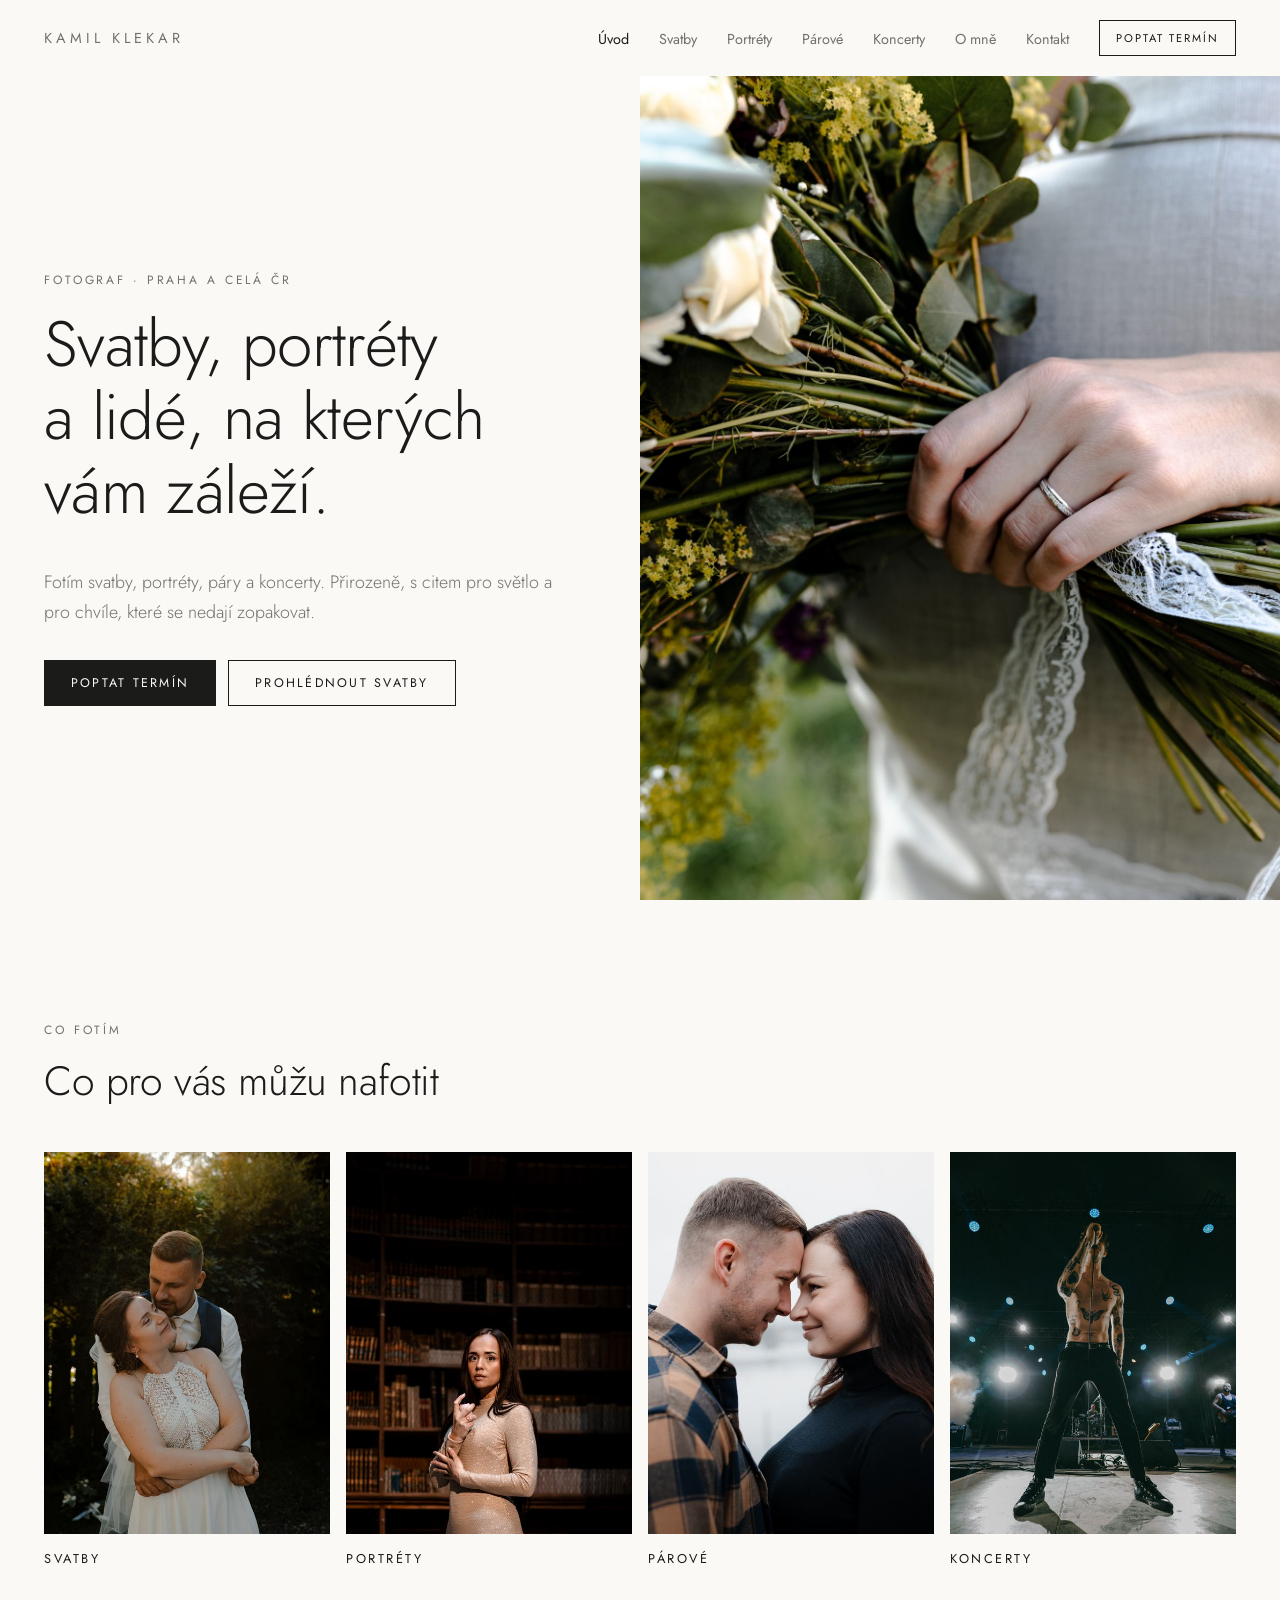
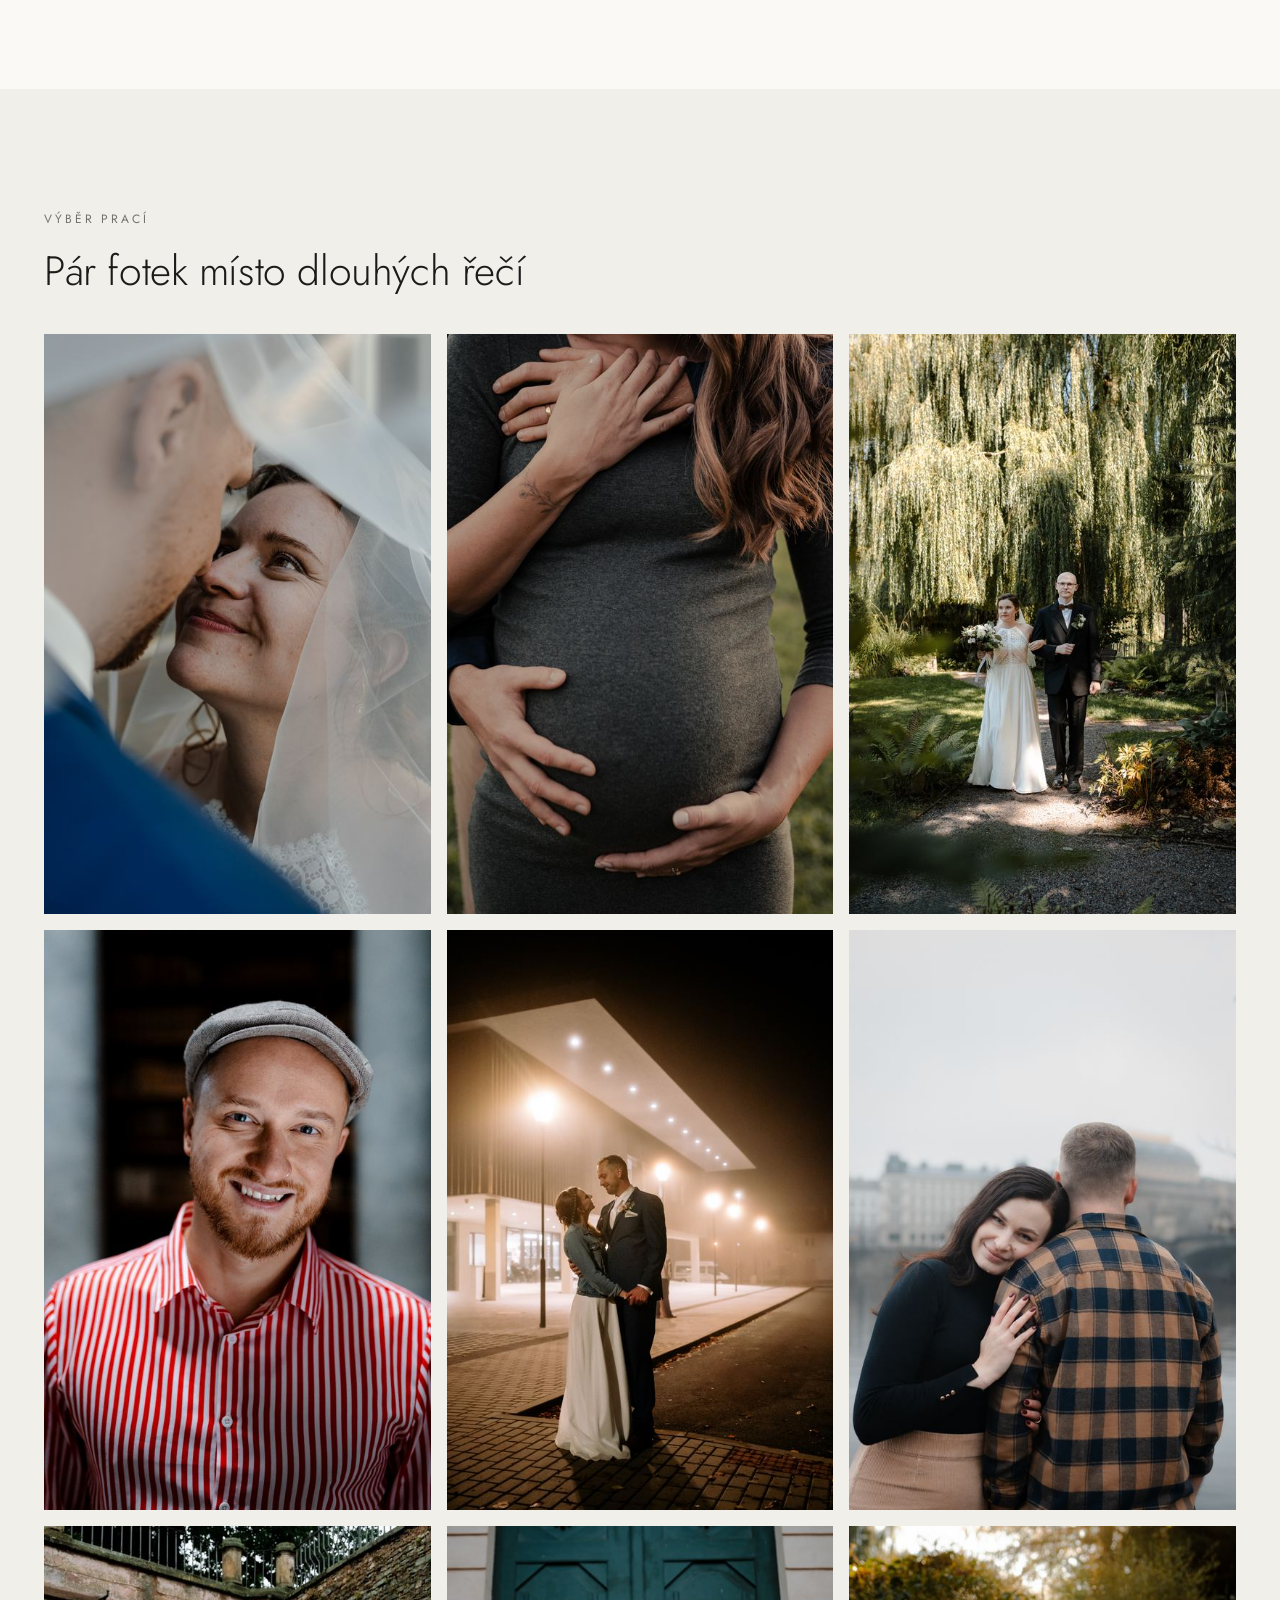
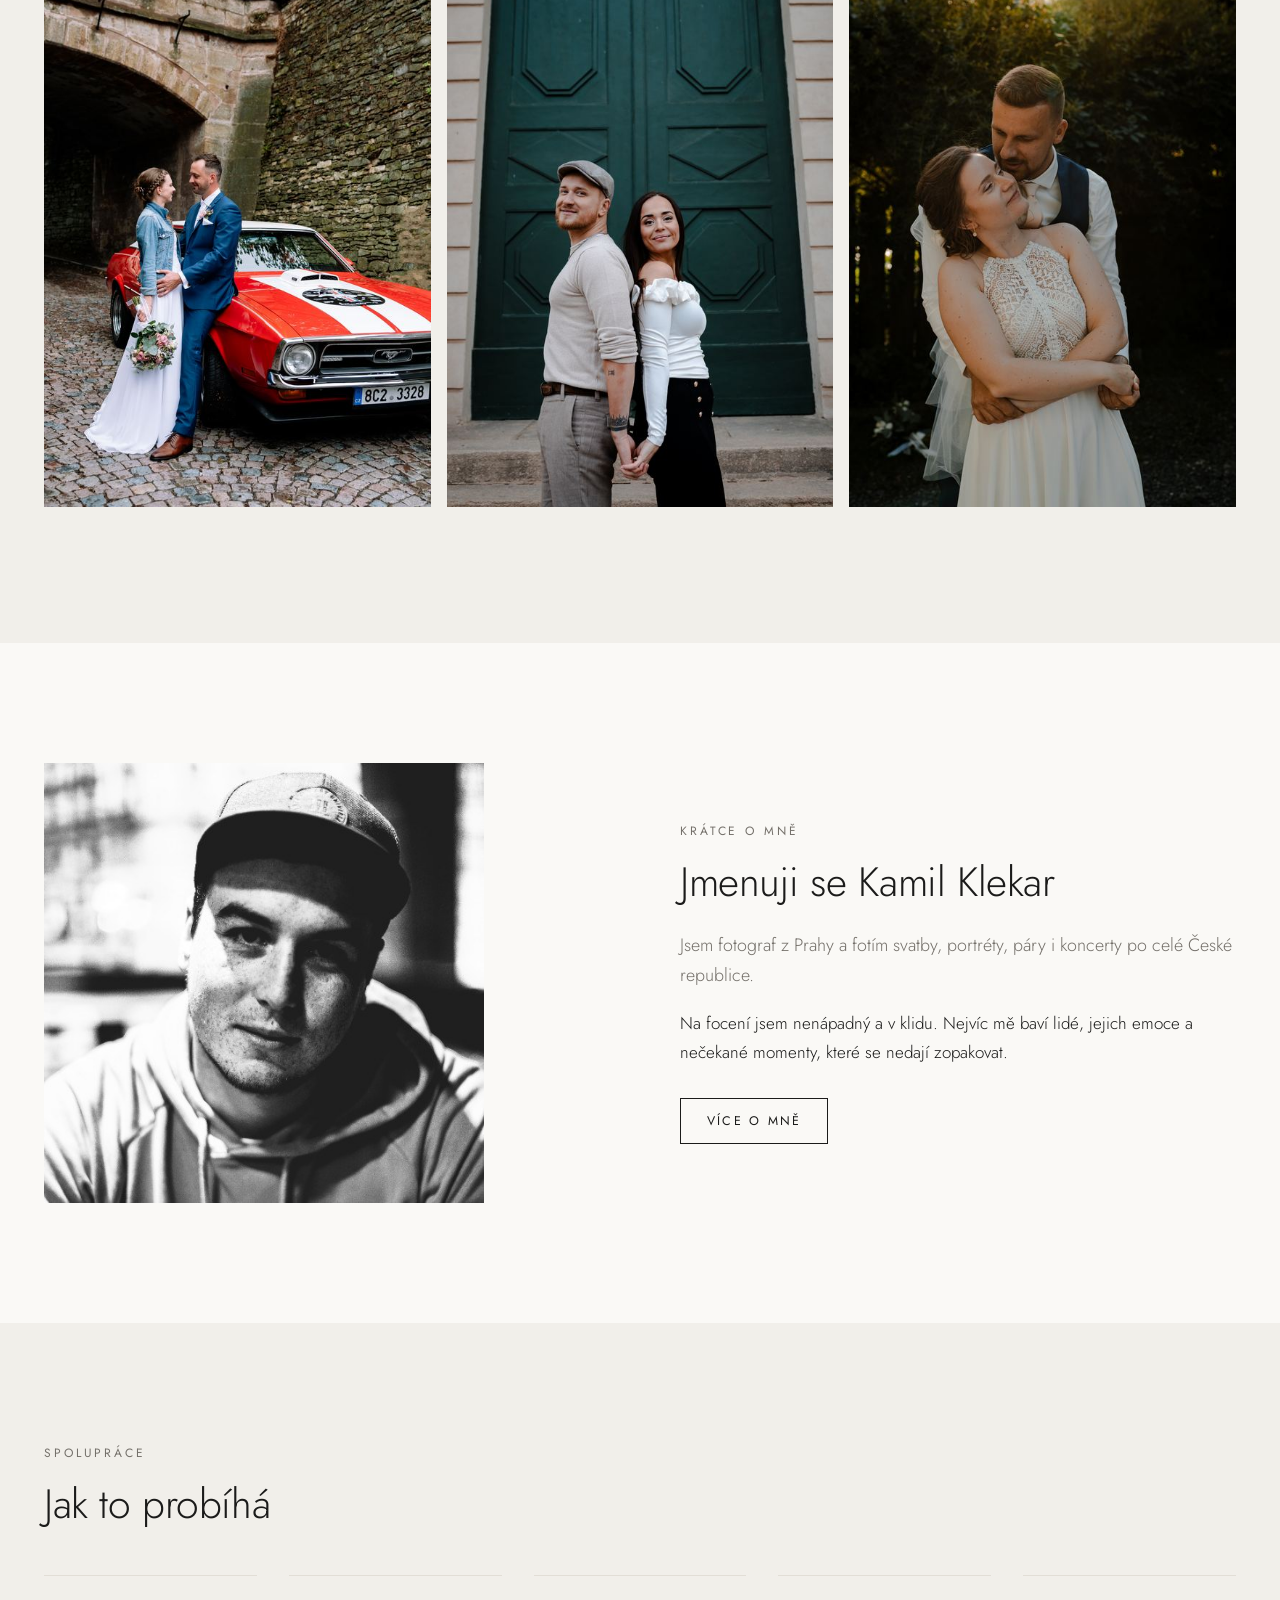
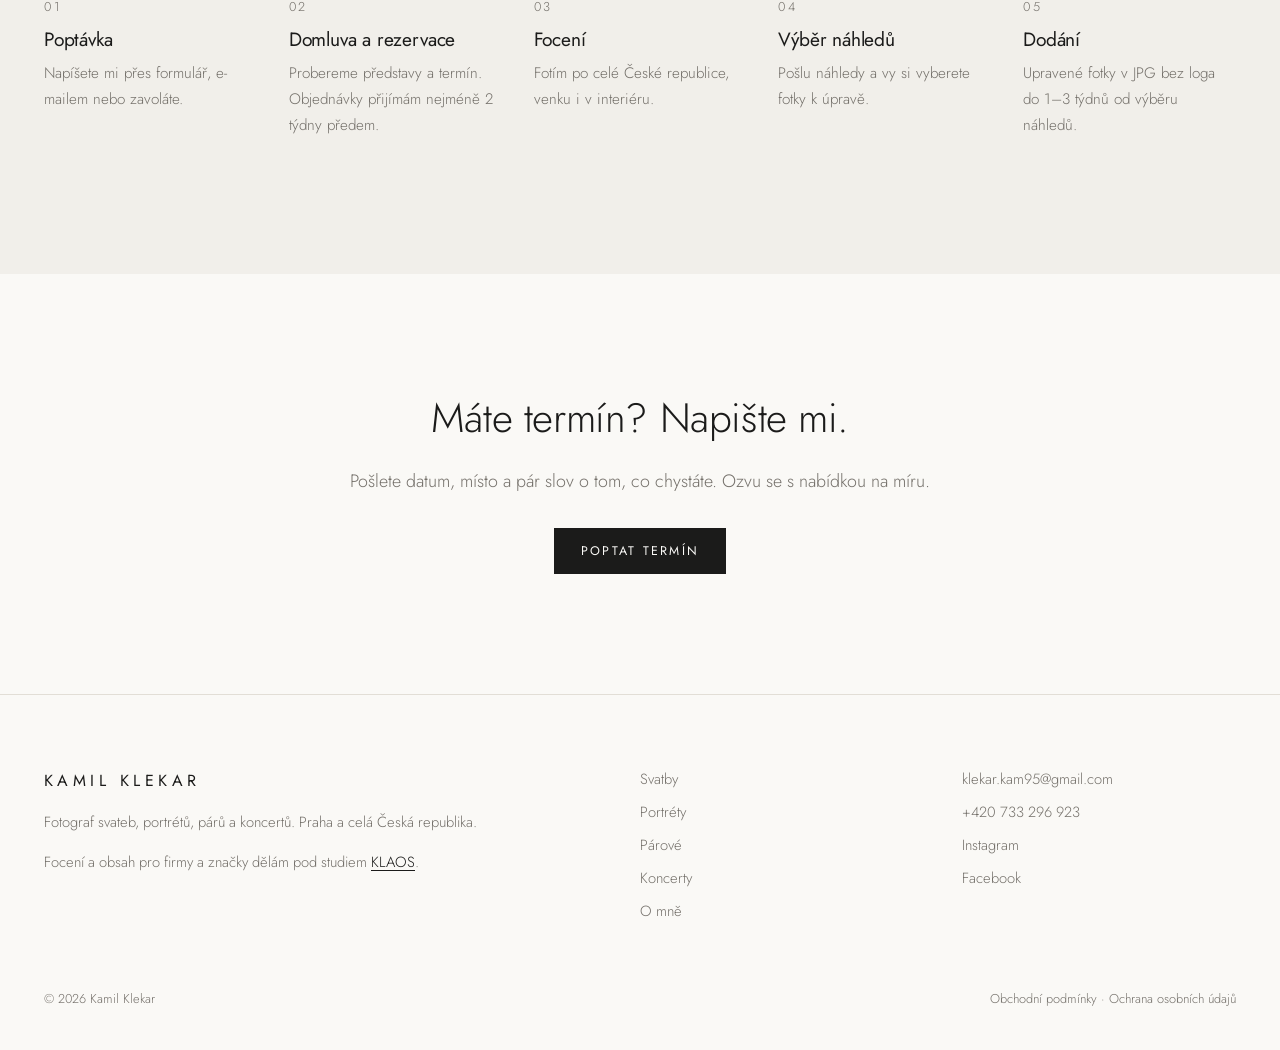
<file: index.html>
<!doctype html>
<html lang="cs">
<head>
<meta charset="utf-8">
<meta name="viewport" content="width=device-width, initial-scale=1">
<title>Svatební a portrétní fotograf | Kamil Klekar</title>
<meta name="description" content="Kamil Klekar, fotograf svateb, portrétů, párů a koncertů z Prahy. Fotí po celé České republice. Přirozené fotky bez strojeného pózování.">
<meta property="og:title" content="Svatební a portrétní fotograf | Kamil Klekar">
<meta property="og:description" content="Kamil Klekar, fotograf svateb, portrétů, párů a koncertů z Prahy. Fotí po celé České republice. Přirozené fotky bez strojeného pózování.">
<meta property="og:type" content="website">
<meta property="og:image" content="img/svatby/svatby-27.jpg">
<link rel="stylesheet" href="assets/fonts.css">
<link rel="stylesheet" href="assets/style.css">
<link rel="preload" as="image" href="img/svatby/svatby-27.jpg">
</head>
<body>
<a class="skip" href="#obsah">Přeskočit na obsah</a>
<header class="site-header">
  <div class="wrap nav">
    <a class="logo" href="index.html">Kamil Klekar</a>
    <button class="menu-btn" aria-expanded="false" aria-controls="menu">Menu</button>
    <ul id="menu">
<li><a href="index.html" aria-current="page">Úvod</a></li>
<li><a href="svatby.html">Svatby</a></li>
<li><a href="portrety.html">Portréty</a></li>
<li><a href="pary.html">Párové</a></li>
<li><a href="koncerty.html">Koncerty</a></li>
<li><a href="o-mne.html">O mně</a></li>
<li><a href="kontakt.html">Kontakt</a></li>
      <li><a class="btn small" href="kontakt.html">Poptat termín</a></li>
    </ul>
  </div>
</header>
<main id="obsah">
<section class="hero-split">
  <div class="hero-text">
    <p class="eyebrow">Fotograf · Praha a celá ČR</p>
    <h1>Svatby, portréty<br>a lidé, na kterých<br>vám záleží.</h1>
    <p class="lead">Fotím svatby, portréty, páry a koncerty. Přirozeně, s citem pro světlo a pro chvíle, které se nedají zopakovat.</p>
    <div class="actions"><a class="btn solid" href="kontakt.html">Poptat termín</a><a class="btn" href="svatby.html">Prohlédnout svatby</a></div>
  </div>
  <div class="hero-img"><img src="img/svatby/svatby-27.jpg" alt="" fetchpriority="high" style="object-position:center"></div>
</section>
<section>
  <div class="wrap">
    <p class="eyebrow">Co fotím</p>
    <h2>Co pro vás můžu nafotit</h2>
    <div class="tiles">
      <a class="tile" href="svatby.html"><img src="img/svatby/svatby-29-sm.jpg" alt="Novomanželé v objetí ve zlatém světle" loading="lazy"><span>Svatby</span></a>
      <a class="tile" href="portrety.html"><img src="img/portrety/portrety-22-sm.jpg" alt="Portrét ženy v knihovně" loading="lazy"><span>Portréty</span></a>
      <a class="tile" href="pary.html"><img src="img/portrety/portrety-14-sm.jpg" alt="Párové focení" loading="lazy"><span>Párové</span></a>
      <a class="tile" href="koncerty.html"><img src="img/koncerty/koncerty-14-sm.jpg" alt="Zpěvák na pódiu v záři reflektorů" loading="lazy"><span>Koncerty</span></a>
    </div>
  </div>
</section>
<section class="alt">
  <div class="wrap">
    <p class="eyebrow">Výběr prací</p>
    <h2>Pár fotek místo dlouhých řečí</h2>
    <div class="gallery">
<a href="img/svatby/svatby-32.jpg"><img src="img/svatby/svatby-32-sm.jpg" width="533" height="800" loading="lazy" decoding="async" alt="Novomanželé pod závojem"></a>
<a href="img/portrety/portrety-19.jpg"><img src="img/portrety/portrety-19-sm.jpg" width="533" height="800" loading="lazy" decoding="async" alt="Portrét muže v pruhované košili"></a>
<a href="img/svatby/svatby-45.jpg"><img src="img/svatby/svatby-45-sm.jpg" width="533" height="800" loading="lazy" decoding="async" alt="Novomanželé u veterána"></a>
<a href="img/portrety/portrety-07.jpg"><img src="img/portrety/portrety-07-sm.jpg" width="533" height="800" loading="lazy" decoding="async" alt="Těhotenské focení, detail"></a>
<a href="img/svatby/svatby-56.jpg"><img src="img/svatby/svatby-56-sm.jpg" width="533" height="800" loading="lazy" decoding="async" alt="Novomanželé v noci pod lampou"></a>
<a href="img/portrety/portrety-27.jpg"><img src="img/portrety/portrety-27-sm.jpg" width="533" height="800" loading="lazy" decoding="async" alt="Párové focení u zelených dveří"></a>
<a href="img/svatby/svatby-09.jpg"><img src="img/svatby/svatby-09-sm.jpg" width="533" height="800" loading="lazy" decoding="async" alt="Nevěsta přichází k obřadu"></a>
<a href="img/portrety/portrety-16.jpg"><img src="img/portrety/portrety-16-sm.jpg" width="533" height="800" loading="lazy" decoding="async" alt="Párové focení u řeky"></a>
<a href="img/svatby/svatby-29.jpg"><img src="img/svatby/svatby-29-sm.jpg" width="533" height="800" loading="lazy" decoding="async" alt="Objetí novomanželů ve zlatém světle"></a>
</div>
  </div>
</section>
<section>
  <div class="wrap split">
    <img class="portrait" src="img/kamil.jpg" width="500" height="500" alt="Kamil Klekar, fotograf" loading="lazy">
    <div>
      <p class="eyebrow">Krátce o mně</p>
      <h2>Jmenuji se Kamil Klekar</h2>
      <p class="lead">Jsem fotograf z Prahy a fotím svatby, portréty, páry i koncerty po celé České republice.</p>
      <p>Na focení jsem nenápadný a v klidu. Nejvíc mě baví lidé, jejich emoce a nečekané momenty, které se nedají zopakovat.</p>
      <div class="actions"><a class="btn" href="o-mne.html">Více o mně</a></div>
    </div>
  </div>
</section>
<section class="alt">
  <div class="wrap">
    <p class="eyebrow">Spolupráce</p>
    <h2>Jak to probíhá</h2>
    <ol class="steps">
  <li><h3>Poptávka</h3><p>Napíšete mi přes formulář, e-mailem nebo zavoláte.</p></li>
  <li><h3>Domluva a rezervace</h3><p>Probereme představy a termín. Objednávky přijímám nejméně 2 týdny předem.</p></li>
  <li><h3>Focení</h3><p>Fotím po celé České republice, venku i v interiéru.</p></li>
  <li><h3>Výběr náhledů</h3><p>Pošlu náhledy a vy si vyberete fotky k úpravě.</p></li>
  <li><h3>Dodání</h3><p>Upravené fotky v JPG bez loga do 1–3 týdnů od výběru náhledů.</p></li>
</ol>
  </div>
</section>
<section class="reviews">
  <div class="wrap">
    <p class="eyebrow">Reference</p>
    <h2>Co říkají klienti</h2>
    <!-- Sem přijdou skutečné recenze jako <blockquote>. Dokud tu žádná není, sekce se nezobrazí. -->
  </div>
</section>
<section class="center">
  <div class="wrap">
    <h2>Máte termín? Napište mi.</h2>
    <p class="lead">Pošlete datum, místo a pár slov o tom, co chystáte. Ozvu se s nabídkou na míru.</p>
    <div class="actions" style="justify-content:center"><a class="btn solid" href="kontakt.html">Poptat termín</a></div>
  </div>
</section>
</main>
<footer>
  <div class="wrap">
    <div class="foot">
      <div>
        <a class="logo" href="index.html">Kamil Klekar</a>
        <p>Fotograf svateb, portrétů, párů a koncertů. Praha a celá Česká republika.</p>
        <p class="klaos">Focení a obsah pro firmy a značky dělám pod studiem <a href="https://klaos.cz" rel="noopener">KLAOS</a>.</p>
      </div>
      <ul>
        <li><a href="svatby.html">Svatby</a></li>
        <li><a href="portrety.html">Portréty</a></li>
        <li><a href="pary.html">Párové</a></li>
        <li><a href="koncerty.html">Koncerty</a></li>
        <li><a href="o-mne.html">O mně</a></li>
      </ul>
      <ul>
        <li><a href="mailto:klekar.kam95@gmail.com">klekar.kam95@gmail.com</a></li>
        <li><a href="tel:+420733296923">+420 733 296 923</a></li>
        <li><a href="https://www.instagram.com/klekark/" rel="noopener">Instagram</a></li>
        <li><a href="https://www.facebook.com/kklekar" rel="noopener">Facebook</a></li>
      </ul>
    </div>
    <div class="legal">
      <span>© 2026 Kamil Klekar</span>
      <span><a href="obchodni-podminky.html">Obchodní podmínky</a> · <a href="ochrana-osobnich-udaju.html">Ochrana osobních údajů</a></span>
    </div>
  </div>
</footer>
<script src="assets/site.js" defer></script>
</body>
</html>
</file>
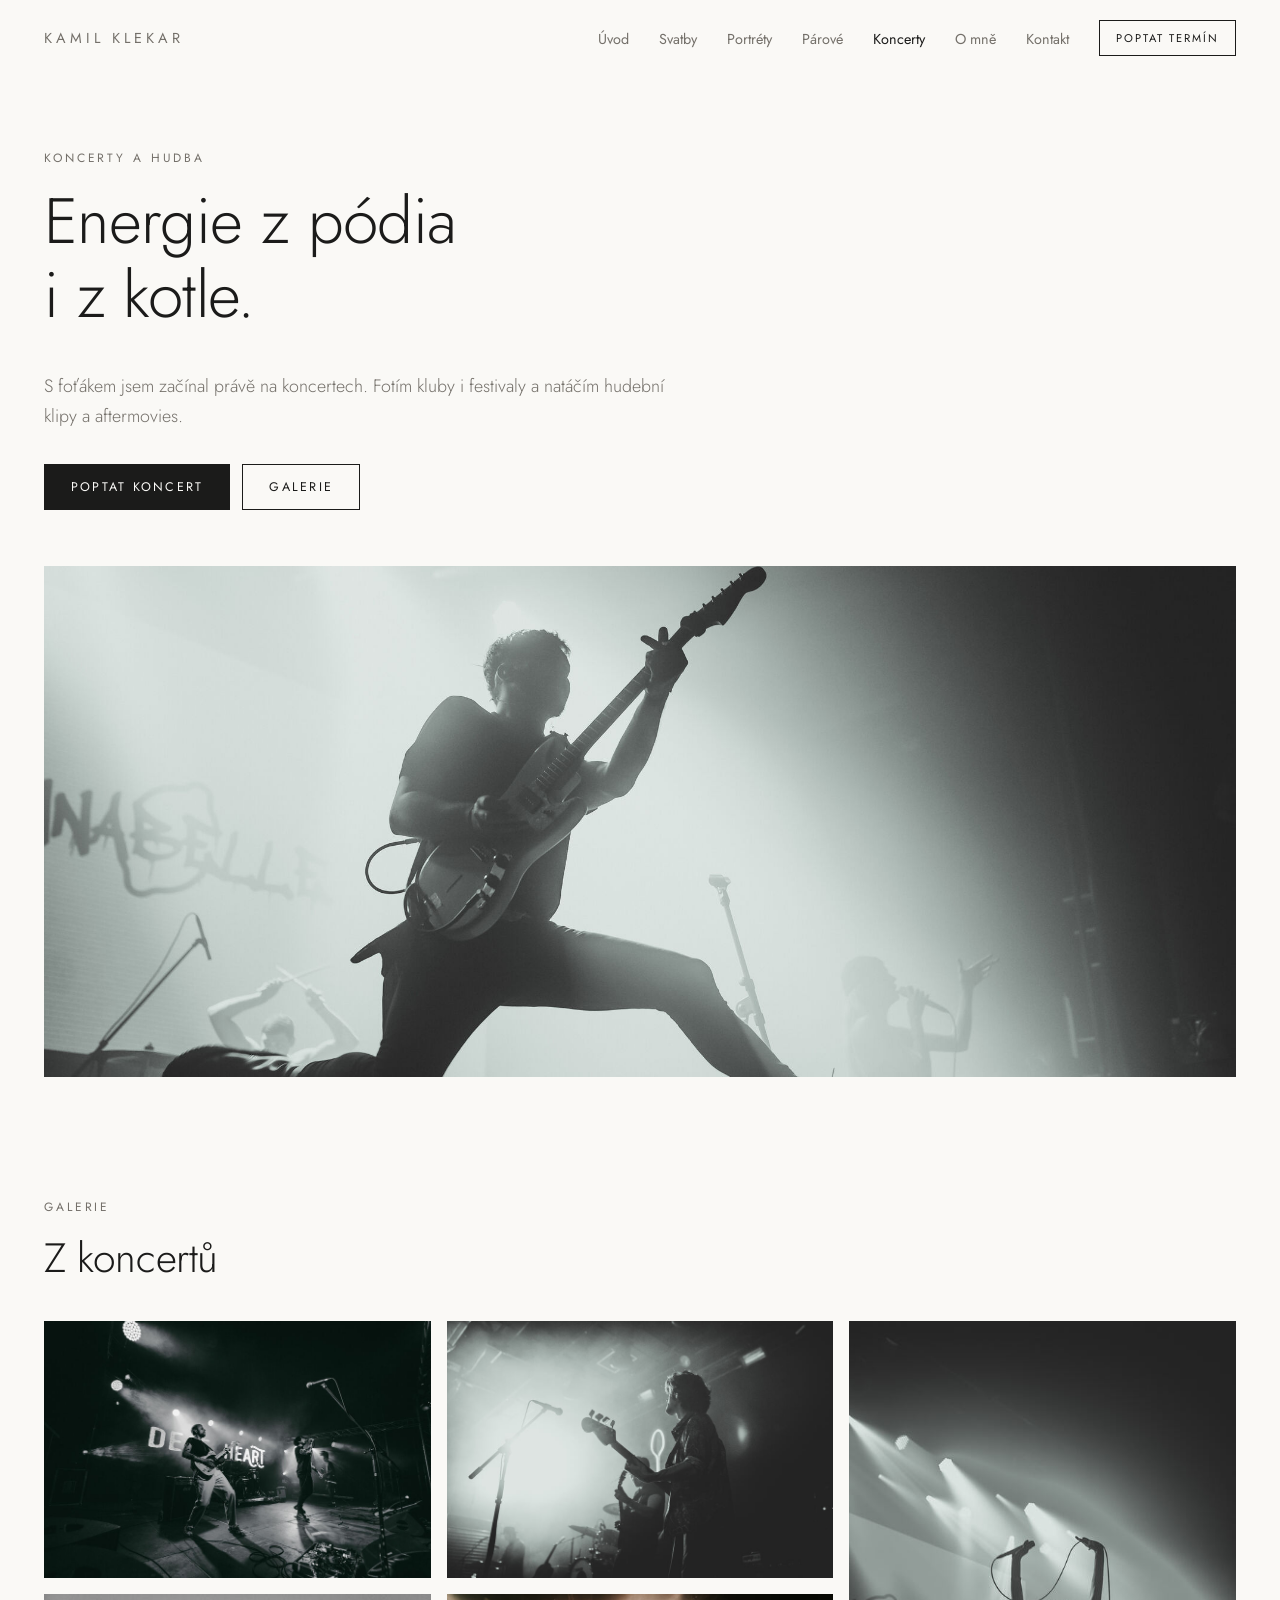
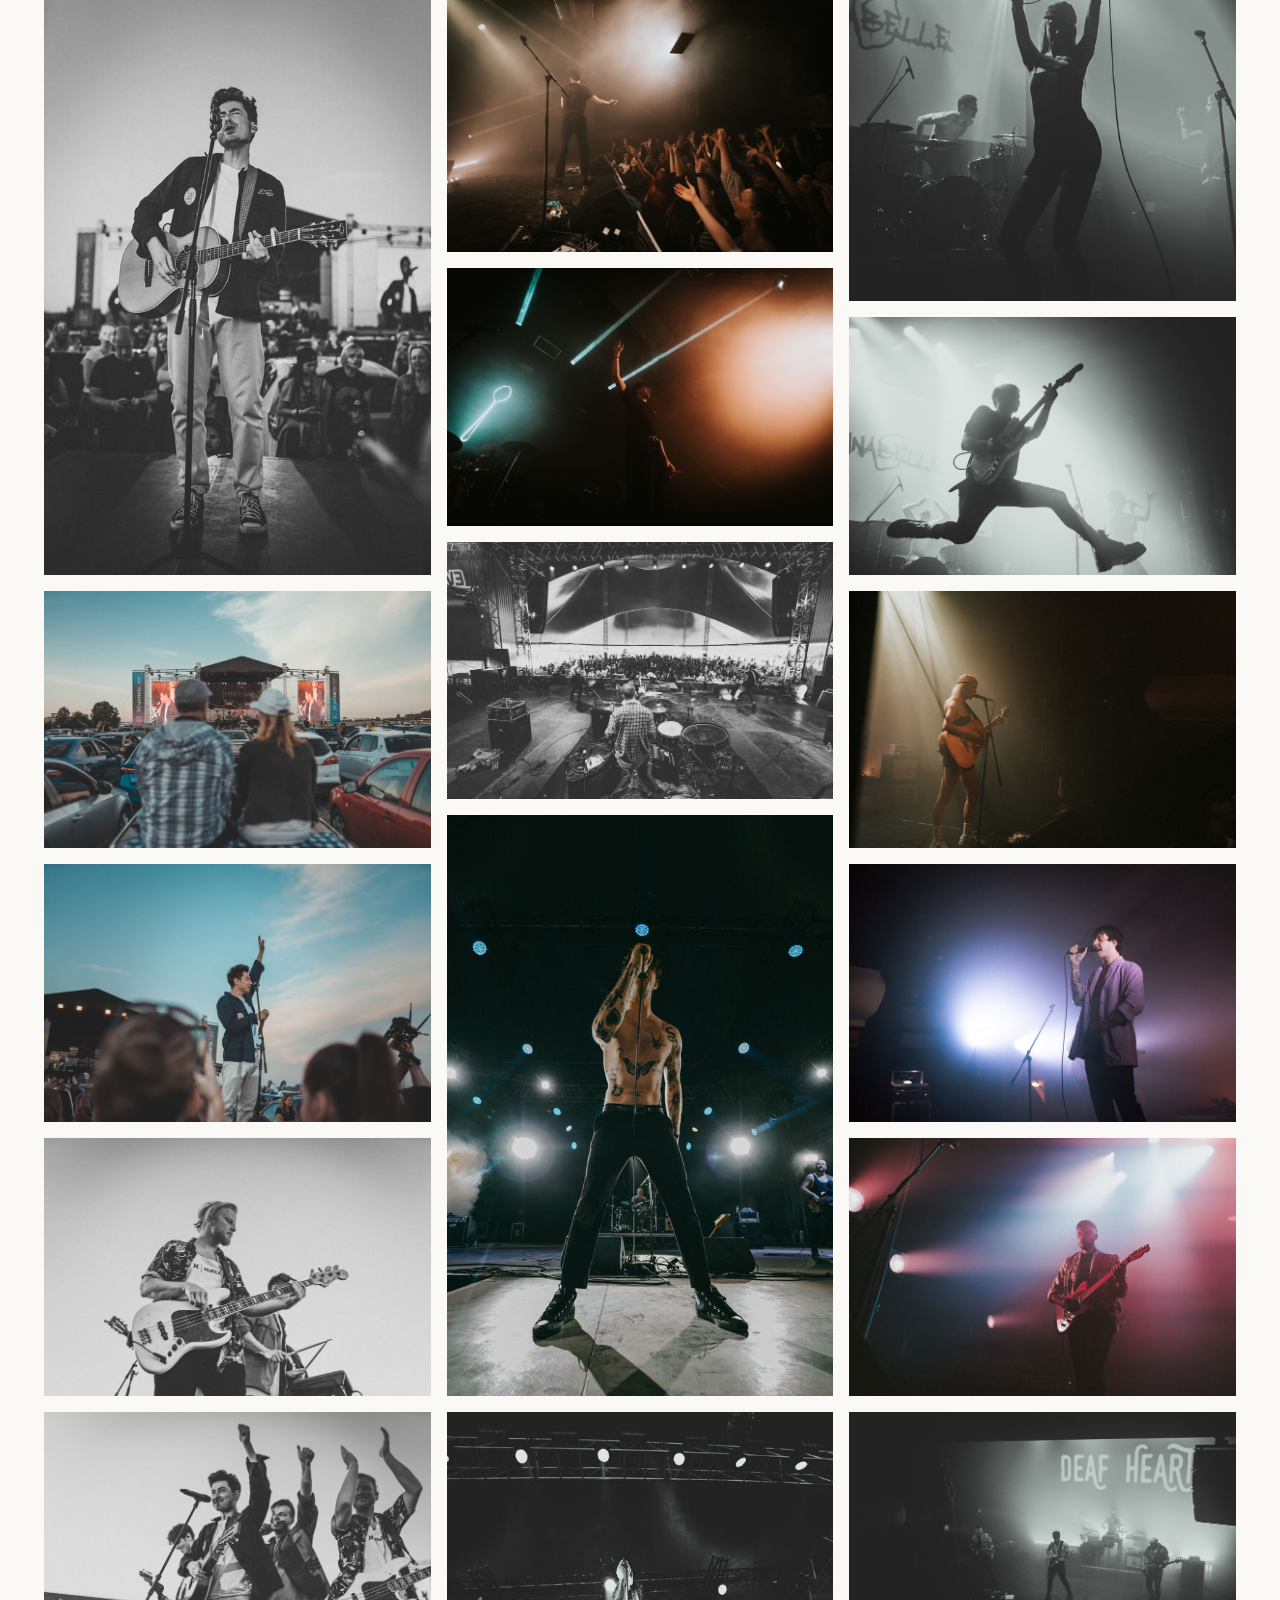
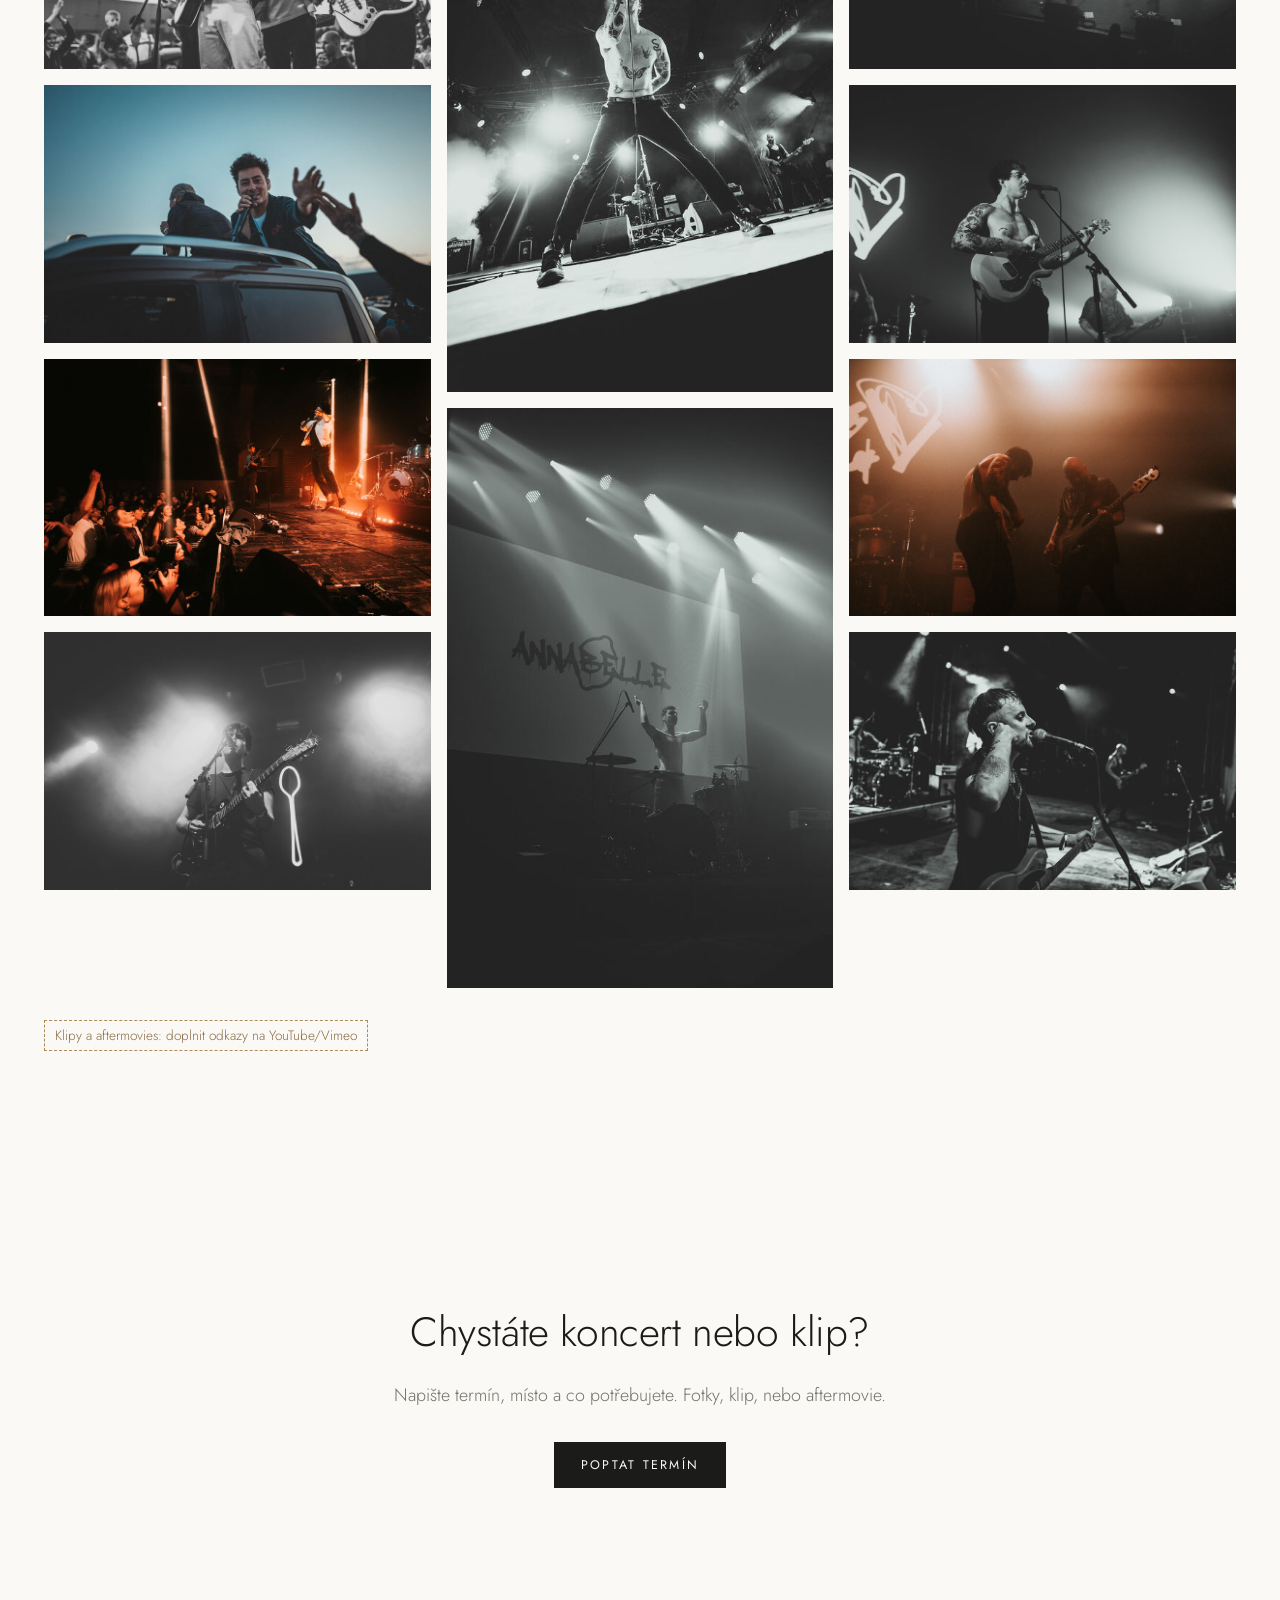
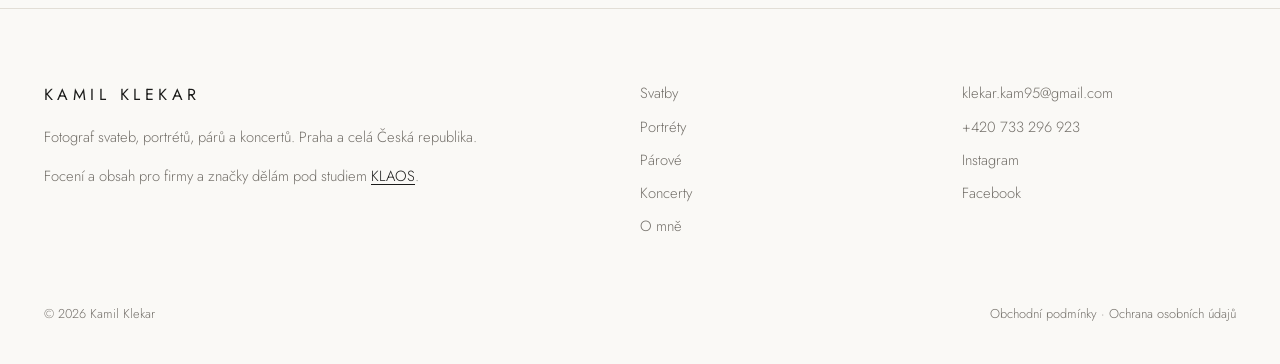
<file: koncerty.html>
<!doctype html>
<html lang="cs">
<head>
<meta charset="utf-8">
<meta name="viewport" content="width=device-width, initial-scale=1">
<title>Koncertní fotograf | Kamil Klekar</title>
<meta name="description" content="Fotky z koncertů a festivalů, hudební klipy a aftermovies. Kamil Klekar, celá ČR.">
<meta property="og:title" content="Koncertní fotograf | Kamil Klekar">
<meta property="og:description" content="Fotky z koncertů a festivalů, hudební klipy a aftermovies. Kamil Klekar, celá ČR.">
<meta property="og:type" content="website">
<meta property="og:image" content="img/koncerty/koncerty-18.jpg">
<link rel="stylesheet" href="assets/fonts.css">
<link rel="stylesheet" href="assets/style.css">
<link rel="preload" as="image" href="img/koncerty/koncerty-18.jpg">
</head>
<body>
<a class="skip" href="#obsah">Přeskočit na obsah</a>
<header class="site-header">
  <div class="wrap nav">
    <a class="logo" href="index.html">Kamil Klekar</a>
    <button class="menu-btn" aria-expanded="false" aria-controls="menu">Menu</button>
    <ul id="menu">
<li><a href="index.html">Úvod</a></li>
<li><a href="svatby.html">Svatby</a></li>
<li><a href="portrety.html">Portréty</a></li>
<li><a href="pary.html">Párové</a></li>
<li><a href="koncerty.html" aria-current="page">Koncerty</a></li>
<li><a href="o-mne.html">O mně</a></li>
<li><a href="kontakt.html">Kontakt</a></li>
      <li><a class="btn small" href="kontakt.html">Poptat termín</a></li>
    </ul>
  </div>
</header>
<main id="obsah">
<section class="page-head">
  <div class="wrap"><div class="hero-text">
    <p class="eyebrow">Koncerty a hudba</p>
    <h1>Energie z pódia<br>i z kotle.</h1>
    <p class="lead">S foťákem jsem začínal právě na koncertech. Fotím kluby i festivaly a natáčím hudební klipy a aftermovies.</p>
    <div class="actions"><a class="btn solid" href="kontakt.html?typ=Koncert">Poptat koncert</a><a class="btn" href="#galerie">Galerie</a></div>
  </div></div>
  <div class="wrap wide"><img src="img/koncerty/koncerty-18.jpg" alt="" fetchpriority="high" style="object-position:center"></div>
</section>
<section id="galerie">
  <div class="wrap">
    <p class="eyebrow">Galerie</p>
    <h2>Z koncertů</h2>
    <div class="gallery">
<a href="img/koncerty/koncerty-01.jpg"><img src="img/koncerty/koncerty-01-sm.jpg" width="800" height="533" loading="lazy" decoding="async" alt="Fotografie z koncertu"></a>
<a href="img/koncerty/koncerty-02.jpg"><img src="img/koncerty/koncerty-02-sm.jpg" width="533" height="800" loading="lazy" decoding="async" alt="Fotografie z koncertu"></a>
<a href="img/koncerty/koncerty-03.jpg"><img src="img/koncerty/koncerty-03-sm.jpg" width="800" height="533" loading="lazy" decoding="async" alt="Fotografie z koncertu"></a>
<a href="img/koncerty/koncerty-04.jpg"><img src="img/koncerty/koncerty-04-sm.jpg" width="800" height="533" loading="lazy" decoding="async" alt="Fotografie z koncertu"></a>
<a href="img/koncerty/koncerty-05.jpg"><img src="img/koncerty/koncerty-05-sm.jpg" width="800" height="533" loading="lazy" decoding="async" alt="Fotografie z koncertu"></a>
<a href="img/koncerty/koncerty-06.jpg"><img src="img/koncerty/koncerty-06-sm.jpg" width="800" height="533" loading="lazy" decoding="async" alt="Fotografie z koncertu"></a>
<a href="img/koncerty/koncerty-07.jpg"><img src="img/koncerty/koncerty-07-sm.jpg" width="800" height="533" loading="lazy" decoding="async" alt="Fotografie z koncertu"></a>
<a href="img/koncerty/koncerty-08.jpg"><img src="img/koncerty/koncerty-08-sm.jpg" width="800" height="533" loading="lazy" decoding="async" alt="Fotografie z koncertu"></a>
<a href="img/koncerty/koncerty-09.jpg"><img src="img/koncerty/koncerty-09-sm.jpg" width="800" height="533" loading="lazy" decoding="async" alt="Fotografie z koncertu"></a>
<a href="img/koncerty/koncerty-10.jpg"><img src="img/koncerty/koncerty-10-sm.jpg" width="800" height="533" loading="lazy" decoding="async" alt="Fotografie z koncertu"></a>
<a href="img/koncerty/koncerty-11.jpg"><img src="img/koncerty/koncerty-11-sm.jpg" width="800" height="533" loading="lazy" decoding="async" alt="Fotografie z koncertu"></a>
<a href="img/koncerty/koncerty-12.jpg"><img src="img/koncerty/koncerty-12-sm.jpg" width="800" height="533" loading="lazy" decoding="async" alt="Fotografie z koncertu"></a>
<a href="img/koncerty/koncerty-13.jpg"><img src="img/koncerty/koncerty-13-sm.jpg" width="800" height="533" loading="lazy" decoding="async" alt="Fotografie z koncertu"></a>
<a href="img/koncerty/koncerty-14.jpg"><img src="img/koncerty/koncerty-14-sm.jpg" width="533" height="800" loading="lazy" decoding="async" alt="Fotografie z koncertu"></a>
<a href="img/koncerty/koncerty-15.jpg"><img src="img/koncerty/koncerty-15-sm.jpg" width="533" height="800" loading="lazy" decoding="async" alt="Fotografie z koncertu"></a>
<a href="img/koncerty/koncerty-16.jpg"><img src="img/koncerty/koncerty-16-sm.jpg" width="533" height="800" loading="lazy" decoding="async" alt="Fotografie z koncertu"></a>
<a href="img/koncerty/koncerty-17.jpg"><img src="img/koncerty/koncerty-17-sm.jpg" width="533" height="800" loading="lazy" decoding="async" alt="Fotografie z koncertu"></a>
<a href="img/koncerty/koncerty-18.jpg"><img src="img/koncerty/koncerty-18-sm.jpg" width="800" height="533" loading="lazy" decoding="async" alt="Fotografie z koncertu"></a>
<a href="img/koncerty/koncerty-19.jpg"><img src="img/koncerty/koncerty-19-sm.jpg" width="800" height="533" loading="lazy" decoding="async" alt="Fotografie z koncertu"></a>
<a href="img/koncerty/koncerty-20.jpg"><img src="img/koncerty/koncerty-20-sm.jpg" width="800" height="533" loading="lazy" decoding="async" alt="Fotografie z koncertu"></a>
<a href="img/koncerty/koncerty-21.jpg"><img src="img/koncerty/koncerty-21-sm.jpg" width="800" height="533" loading="lazy" decoding="async" alt="Fotografie z koncertu"></a>
<a href="img/koncerty/koncerty-22.jpg"><img src="img/koncerty/koncerty-22-sm.jpg" width="800" height="533" loading="lazy" decoding="async" alt="Fotografie z koncertu"></a>
<a href="img/koncerty/koncerty-23.jpg"><img src="img/koncerty/koncerty-23-sm.jpg" width="800" height="533" loading="lazy" decoding="async" alt="Fotografie z koncertu"></a>
<a href="img/koncerty/koncerty-24.jpg"><img src="img/koncerty/koncerty-24-sm.jpg" width="800" height="533" loading="lazy" decoding="async" alt="Fotografie z koncertu"></a>
<a href="img/koncerty/koncerty-25.jpg"><img src="img/koncerty/koncerty-25-sm.jpg" width="800" height="533" loading="lazy" decoding="async" alt="Fotografie z koncertu"></a>
</div>
    <p style="margin-top:32px"><span class="todo">Klipy a aftermovies: doplnit odkazy na YouTube/Vimeo</span></p>
  </div>
</section>
<section class="center">
  <div class="wrap">
    <h2>Chystáte koncert nebo klip?</h2>
    <p class="lead">Napište termín, místo a co potřebujete. Fotky, klip, nebo aftermovie.</p>
    <div class="actions" style="justify-content:center"><a class="btn solid" href="kontakt.html?typ=Koncert">Poptat termín</a></div>
  </div>
</section>
</main>
<footer>
  <div class="wrap">
    <div class="foot">
      <div>
        <a class="logo" href="index.html">Kamil Klekar</a>
        <p>Fotograf svateb, portrétů, párů a koncertů. Praha a celá Česká republika.</p>
        <p class="klaos">Focení a obsah pro firmy a značky dělám pod studiem <a href="https://klaos.cz" rel="noopener">KLAOS</a>.</p>
      </div>
      <ul>
        <li><a href="svatby.html">Svatby</a></li>
        <li><a href="portrety.html">Portréty</a></li>
        <li><a href="pary.html">Párové</a></li>
        <li><a href="koncerty.html">Koncerty</a></li>
        <li><a href="o-mne.html">O mně</a></li>
      </ul>
      <ul>
        <li><a href="mailto:klekar.kam95@gmail.com">klekar.kam95@gmail.com</a></li>
        <li><a href="tel:+420733296923">+420 733 296 923</a></li>
        <li><a href="https://www.instagram.com/klekark/" rel="noopener">Instagram</a></li>
        <li><a href="https://www.facebook.com/kklekar" rel="noopener">Facebook</a></li>
      </ul>
    </div>
    <div class="legal">
      <span>© 2026 Kamil Klekar</span>
      <span><a href="obchodni-podminky.html">Obchodní podmínky</a> · <a href="ochrana-osobnich-udaju.html">Ochrana osobních údajů</a></span>
    </div>
  </div>
</footer>
<script src="assets/site.js" defer></script>
</body>
</html>
</file>
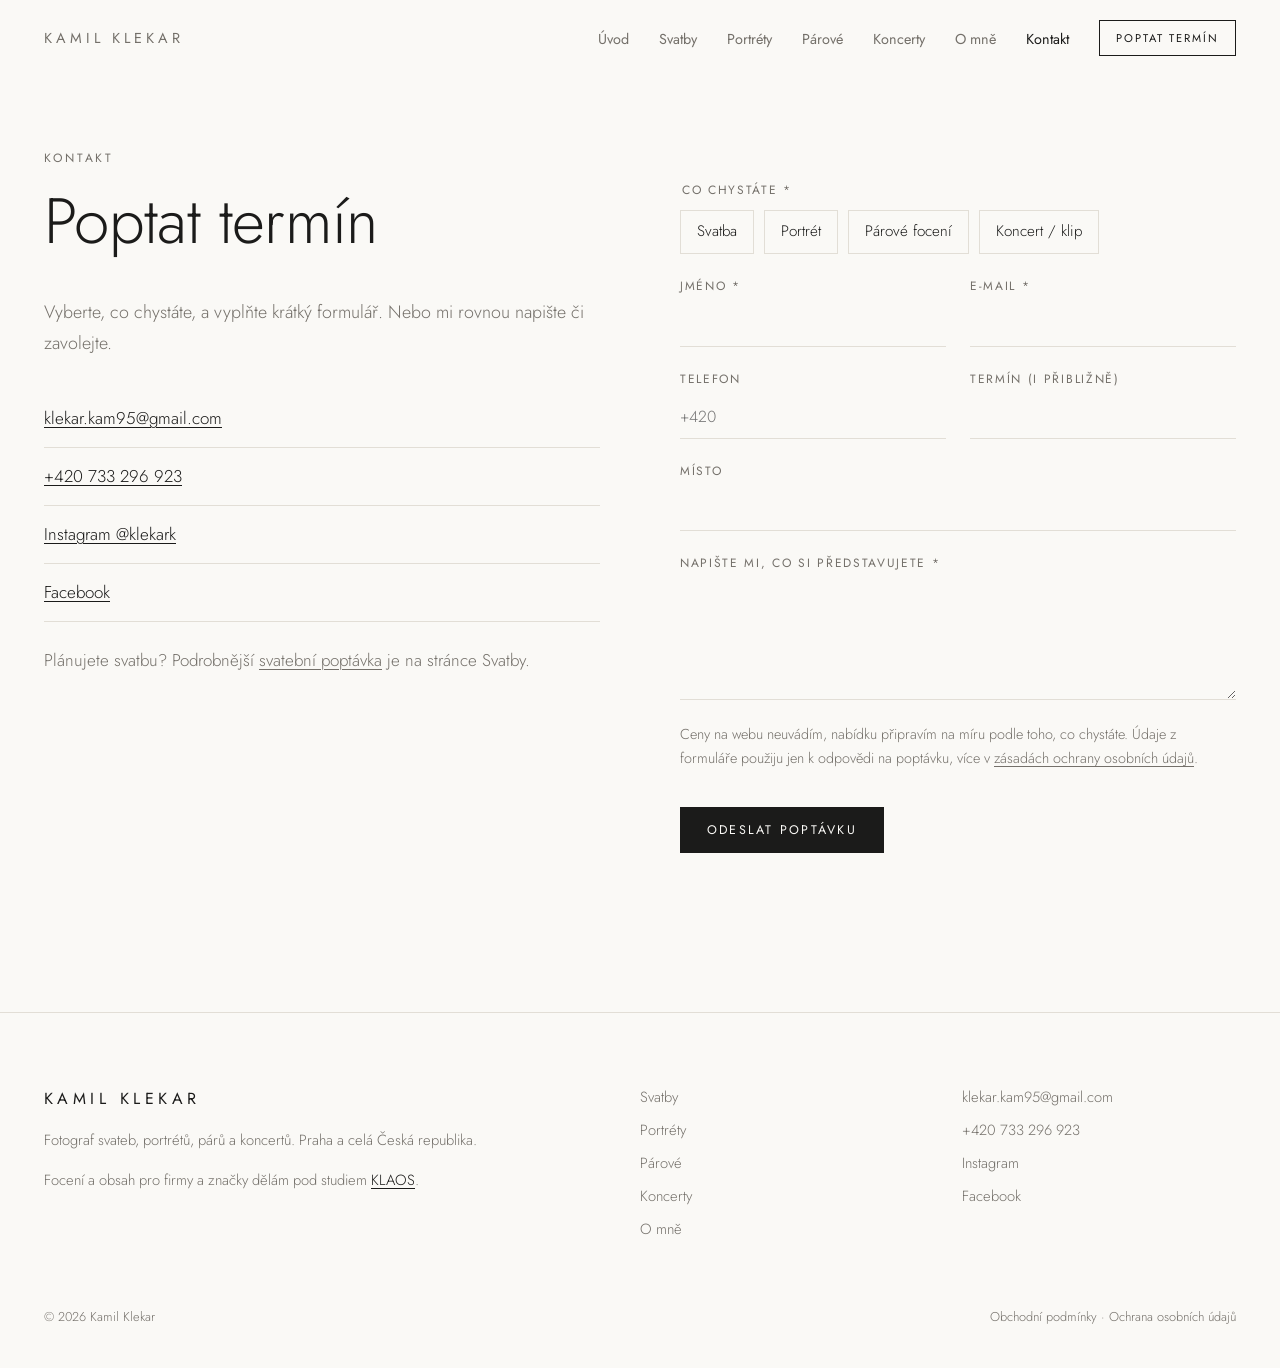
<file: kontakt.html>
<!doctype html>
<html lang="cs">
<head>
<meta charset="utf-8">
<meta name="viewport" content="width=device-width, initial-scale=1">
<title>Kontakt a poptávka | Kamil Klekar</title>
<meta name="description" content="Poptejte svatbu, portrét, párové focení nebo koncert. E-mail klekar.kam95@gmail.com, telefon +420 733 296 923.">
<meta property="og:title" content="Kontakt a poptávka | Kamil Klekar">
<meta property="og:description" content="Poptejte svatbu, portrét, párové focení nebo koncert. E-mail klekar.kam95@gmail.com, telefon +420 733 296 923.">
<meta property="og:type" content="website">

<link rel="stylesheet" href="assets/fonts.css">
<link rel="stylesheet" href="assets/style.css">

</head>
<body>
<a class="skip" href="#obsah">Přeskočit na obsah</a>
<header class="site-header">
  <div class="wrap nav">
    <a class="logo" href="index.html">Kamil Klekar</a>
    <button class="menu-btn" aria-expanded="false" aria-controls="menu">Menu</button>
    <ul id="menu">
<li><a href="index.html">Úvod</a></li>
<li><a href="svatby.html">Svatby</a></li>
<li><a href="portrety.html">Portréty</a></li>
<li><a href="pary.html">Párové</a></li>
<li><a href="koncerty.html">Koncerty</a></li>
<li><a href="o-mne.html">O mně</a></li>
<li><a href="kontakt.html" aria-current="page">Kontakt</a></li>
      <li><a class="btn small" href="kontakt.html">Poptat termín</a></li>
    </ul>
  </div>
</header>
<main id="obsah">

<section style="padding-top:72px">
  <div class="wrap split" style="align-items:start">
    <div>
      <p class="eyebrow">Kontakt</p>
      <h1>Poptat termín</h1>
      <p class="lead">Vyberte, co chystáte, a vyplňte krátký formulář. Nebo mi rovnou napište či zavolejte.</p>
      <ul class="checks" style="margin-top:32px">
        <li><a href="mailto:klekar.kam95@gmail.com">klekar.kam95@gmail.com</a></li>
        <li><a href="tel:+420733296923">+420 733 296 923</a></li>
        <li><a href="https://www.instagram.com/klekark/" rel="noopener">Instagram @klekark</a></li>
        <li><a href="https://www.facebook.com/kklekar" rel="noopener">Facebook</a></li>
      </ul>
      <p style="margin-top:24px;color:var(--muted)">Plánujete svatbu? Podrobnější <a href="svatby.html#poptavka">svatební poptávka</a> je na stránce Svatby.</p>
    </div>
    <div><form class="inquiry" novalidate>
  <fieldset class="field full"><legend>Co chystáte *</legend><div class="radios">
    <label><input type="radio" name="typ" value="Svatba" data-label="Typ" required> Svatba</label>
    <label><input type="radio" name="typ" value="Portrét" data-label="Typ"> Portrét</label>
    <label><input type="radio" name="typ" value="Párové focení" data-label="Typ"> Párové focení</label>
    <label><input type="radio" name="typ" value="Koncert" data-label="Typ"> Koncert / klip</label>
  </div></fieldset>
  <div class="field"><label for="f-jmeno">Jméno *</label><input id="f-jmeno" name="jmeno" data-label="Jméno" required autocomplete="name"></div>
  <div class="field"><label for="f-email">E-mail *</label><input id="f-email" type="email" name="email" data-label="E-mail" required autocomplete="email"></div>
  <div class="field"><label for="f-tel">Telefon</label><input id="f-tel" type="tel" name="telefon" data-label="Telefon" autocomplete="tel" placeholder="+420"></div>
  <div class="field"><label for="f-datum">Termín (i přibližně)</label><input id="f-datum" name="datum" data-label="Termín"></div>
  <div class="field full"><label for="f-misto">Místo</label><input id="f-misto" name="misto" data-label="Místo"></div>
  <div class="field full"><label for="f-zprava">Napište mi, co si představujete *</label><textarea id="f-zprava" name="zprava" data-label="Zpráva" required></textarea></div>
  <p class="form-note">Ceny na webu neuvádím, nabídku připravím na míru podle toho, co chystáte. Údaje z formuláře použiju jen k odpovědi na poptávku, více v <a href="ochrana-osobnich-udaju.html">zásadách ochrany osobních údajů</a>.</p>
  <div><button class="btn solid" type="submit">Odeslat poptávku</button></div>
  <p class="form-status" role="status" aria-live="polite"></p>
</form></div>
  </div>
</section>

</main>
<footer>
  <div class="wrap">
    <div class="foot">
      <div>
        <a class="logo" href="index.html">Kamil Klekar</a>
        <p>Fotograf svateb, portrétů, párů a koncertů. Praha a celá Česká republika.</p>
        <p class="klaos">Focení a obsah pro firmy a značky dělám pod studiem <a href="https://klaos.cz" rel="noopener">KLAOS</a>.</p>
      </div>
      <ul>
        <li><a href="svatby.html">Svatby</a></li>
        <li><a href="portrety.html">Portréty</a></li>
        <li><a href="pary.html">Párové</a></li>
        <li><a href="koncerty.html">Koncerty</a></li>
        <li><a href="o-mne.html">O mně</a></li>
      </ul>
      <ul>
        <li><a href="mailto:klekar.kam95@gmail.com">klekar.kam95@gmail.com</a></li>
        <li><a href="tel:+420733296923">+420 733 296 923</a></li>
        <li><a href="https://www.instagram.com/klekark/" rel="noopener">Instagram</a></li>
        <li><a href="https://www.facebook.com/kklekar" rel="noopener">Facebook</a></li>
      </ul>
    </div>
    <div class="legal">
      <span>© 2026 Kamil Klekar</span>
      <span><a href="obchodni-podminky.html">Obchodní podmínky</a> · <a href="ochrana-osobnich-udaju.html">Ochrana osobních údajů</a></span>
    </div>
  </div>
</footer>
<script src="assets/site.js" defer></script>
</body>
</html>
</file>
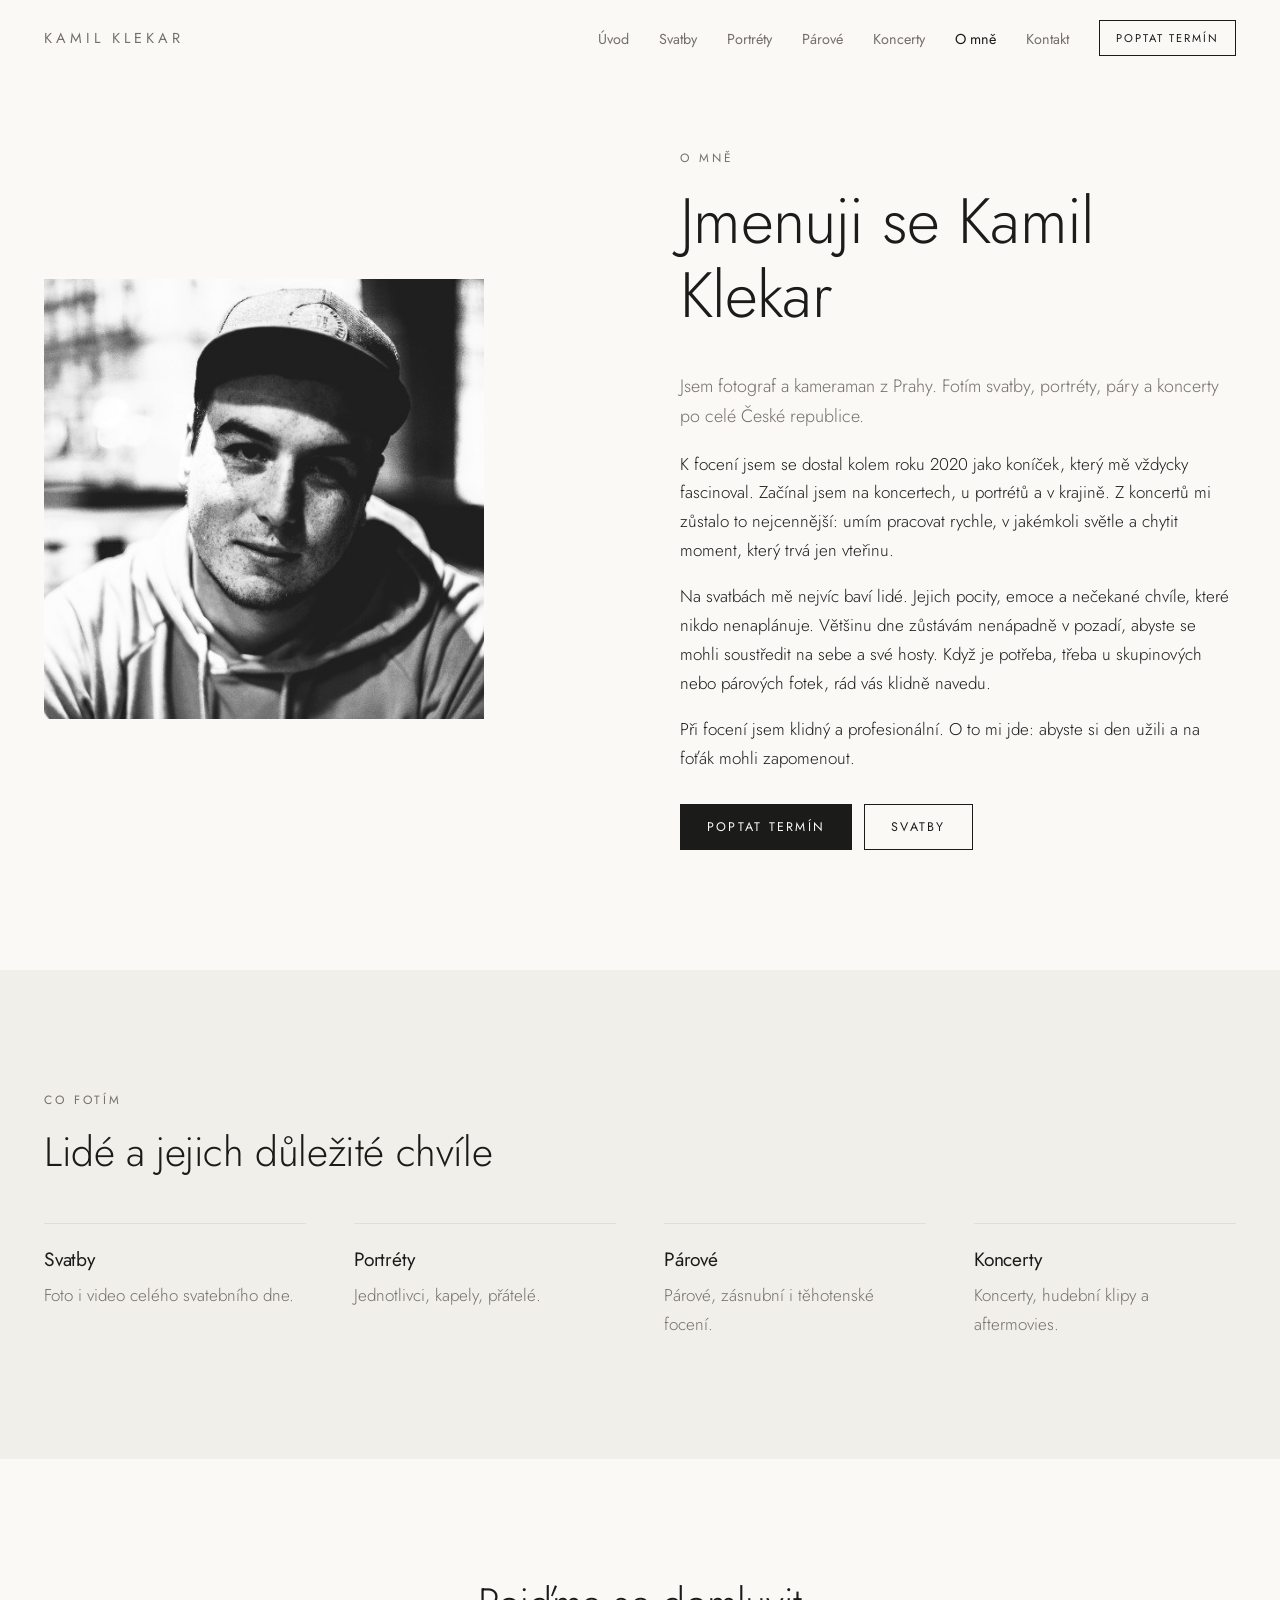
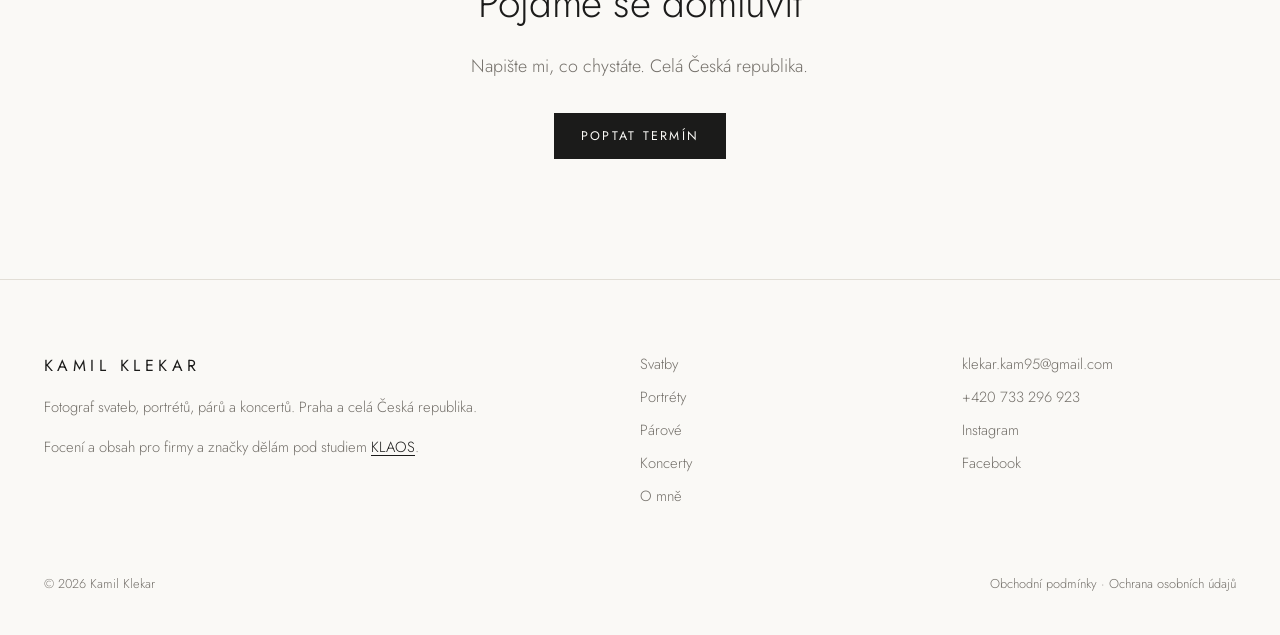
<file: o-mne.html>
<!doctype html>
<html lang="cs">
<head>
<meta charset="utf-8">
<meta name="viewport" content="width=device-width, initial-scale=1">
<title>O mně | Kamil Klekar, fotograf</title>
<meta name="description" content="Kamil Klekar, fotograf svateb, portrétů, párů a koncertů z Prahy.">
<meta property="og:title" content="O mně | Kamil Klekar, fotograf">
<meta property="og:description" content="Kamil Klekar, fotograf svateb, portrétů, párů a koncertů z Prahy.">
<meta property="og:type" content="website">

<link rel="stylesheet" href="assets/fonts.css">
<link rel="stylesheet" href="assets/style.css">

</head>
<body>
<a class="skip" href="#obsah">Přeskočit na obsah</a>
<header class="site-header">
  <div class="wrap nav">
    <a class="logo" href="index.html">Kamil Klekar</a>
    <button class="menu-btn" aria-expanded="false" aria-controls="menu">Menu</button>
    <ul id="menu">
<li><a href="index.html">Úvod</a></li>
<li><a href="svatby.html">Svatby</a></li>
<li><a href="portrety.html">Portréty</a></li>
<li><a href="pary.html">Párové</a></li>
<li><a href="koncerty.html">Koncerty</a></li>
<li><a href="o-mne.html" aria-current="page">O mně</a></li>
<li><a href="kontakt.html">Kontakt</a></li>
      <li><a class="btn small" href="kontakt.html">Poptat termín</a></li>
    </ul>
  </div>
</header>
<main id="obsah">

<section style="padding-top:72px">
  <div class="wrap split">
    <img class="portrait" src="img/kamil.jpg" width="500" height="500" alt="Kamil Klekar, fotograf" loading="lazy">
    <div>
      <p class="eyebrow">O mně</p>
      <h1>Jmenuji se Kamil Klekar</h1>
      <p class="lead">Jsem fotograf a kameraman z Prahy. Fotím svatby, portréty, páry a koncerty po celé České republice.</p>
      <p>K focení jsem se dostal kolem roku 2020 jako koníček, který mě vždycky fascinoval. Začínal jsem na koncertech, u portrétů a v krajině. Z koncertů mi zůstalo to nejcennější: umím pracovat rychle, v jakémkoli světle a chytit moment, který trvá jen vteřinu.</p>
      <p>Na svatbách mě nejvíc baví lidé. Jejich pocity, emoce a nečekané chvíle, které nikdo nenaplánuje. Většinu dne zůstávám nenápadně v pozadí, abyste se mohli soustředit na sebe a své hosty. Když je potřeba, třeba u skupinových nebo párových fotek, rád vás klidně navedu.</p>
      <p>Při focení jsem klidný a profesionální. O to mi jde: abyste si den užili a na foťák mohli zapomenout.</p>
      <div class="actions"><a class="btn solid" href="kontakt.html">Poptat termín</a><a class="btn" href="svatby.html">Svatby</a></div>
    </div>
  </div>
</section>
<section class="alt">
  <div class="wrap">
    <p class="eyebrow">Co fotím</p>
    <h2>Lidé a jejich důležité chvíle</h2>
    <div class="cards">
      <div><h3><a href="svatby.html">Svatby</a></h3><p>Foto i video celého svatebního dne.</p></div>
      <div><h3><a href="portrety.html">Portréty</a></h3><p>Jednotlivci, kapely, přátelé.</p></div>
      <div><h3><a href="pary.html">Párové</a></h3><p>Párové, zásnubní i těhotenské focení.</p></div>
      <div><h3><a href="koncerty.html">Koncerty</a></h3><p>Koncerty, hudební klipy a aftermovies.</p></div>
    </div>
  </div>
</section>
<section class="center">
  <div class="wrap">
    <h2>Pojďme se domluvit</h2>
    <p class="lead">Napište mi, co chystáte. Celá Česká republika.</p>
    <div class="actions" style="justify-content:center"><a class="btn solid" href="kontakt.html">Poptat termín</a></div>
  </div>
</section>
</main>
<footer>
  <div class="wrap">
    <div class="foot">
      <div>
        <a class="logo" href="index.html">Kamil Klekar</a>
        <p>Fotograf svateb, portrétů, párů a koncertů. Praha a celá Česká republika.</p>
        <p class="klaos">Focení a obsah pro firmy a značky dělám pod studiem <a href="https://klaos.cz" rel="noopener">KLAOS</a>.</p>
      </div>
      <ul>
        <li><a href="svatby.html">Svatby</a></li>
        <li><a href="portrety.html">Portréty</a></li>
        <li><a href="pary.html">Párové</a></li>
        <li><a href="koncerty.html">Koncerty</a></li>
        <li><a href="o-mne.html">O mně</a></li>
      </ul>
      <ul>
        <li><a href="mailto:klekar.kam95@gmail.com">klekar.kam95@gmail.com</a></li>
        <li><a href="tel:+420733296923">+420 733 296 923</a></li>
        <li><a href="https://www.instagram.com/klekark/" rel="noopener">Instagram</a></li>
        <li><a href="https://www.facebook.com/kklekar" rel="noopener">Facebook</a></li>
      </ul>
    </div>
    <div class="legal">
      <span>© 2026 Kamil Klekar</span>
      <span><a href="obchodni-podminky.html">Obchodní podmínky</a> · <a href="ochrana-osobnich-udaju.html">Ochrana osobních údajů</a></span>
    </div>
  </div>
</footer>
<script src="assets/site.js" defer></script>
</body>
</html>
</file>
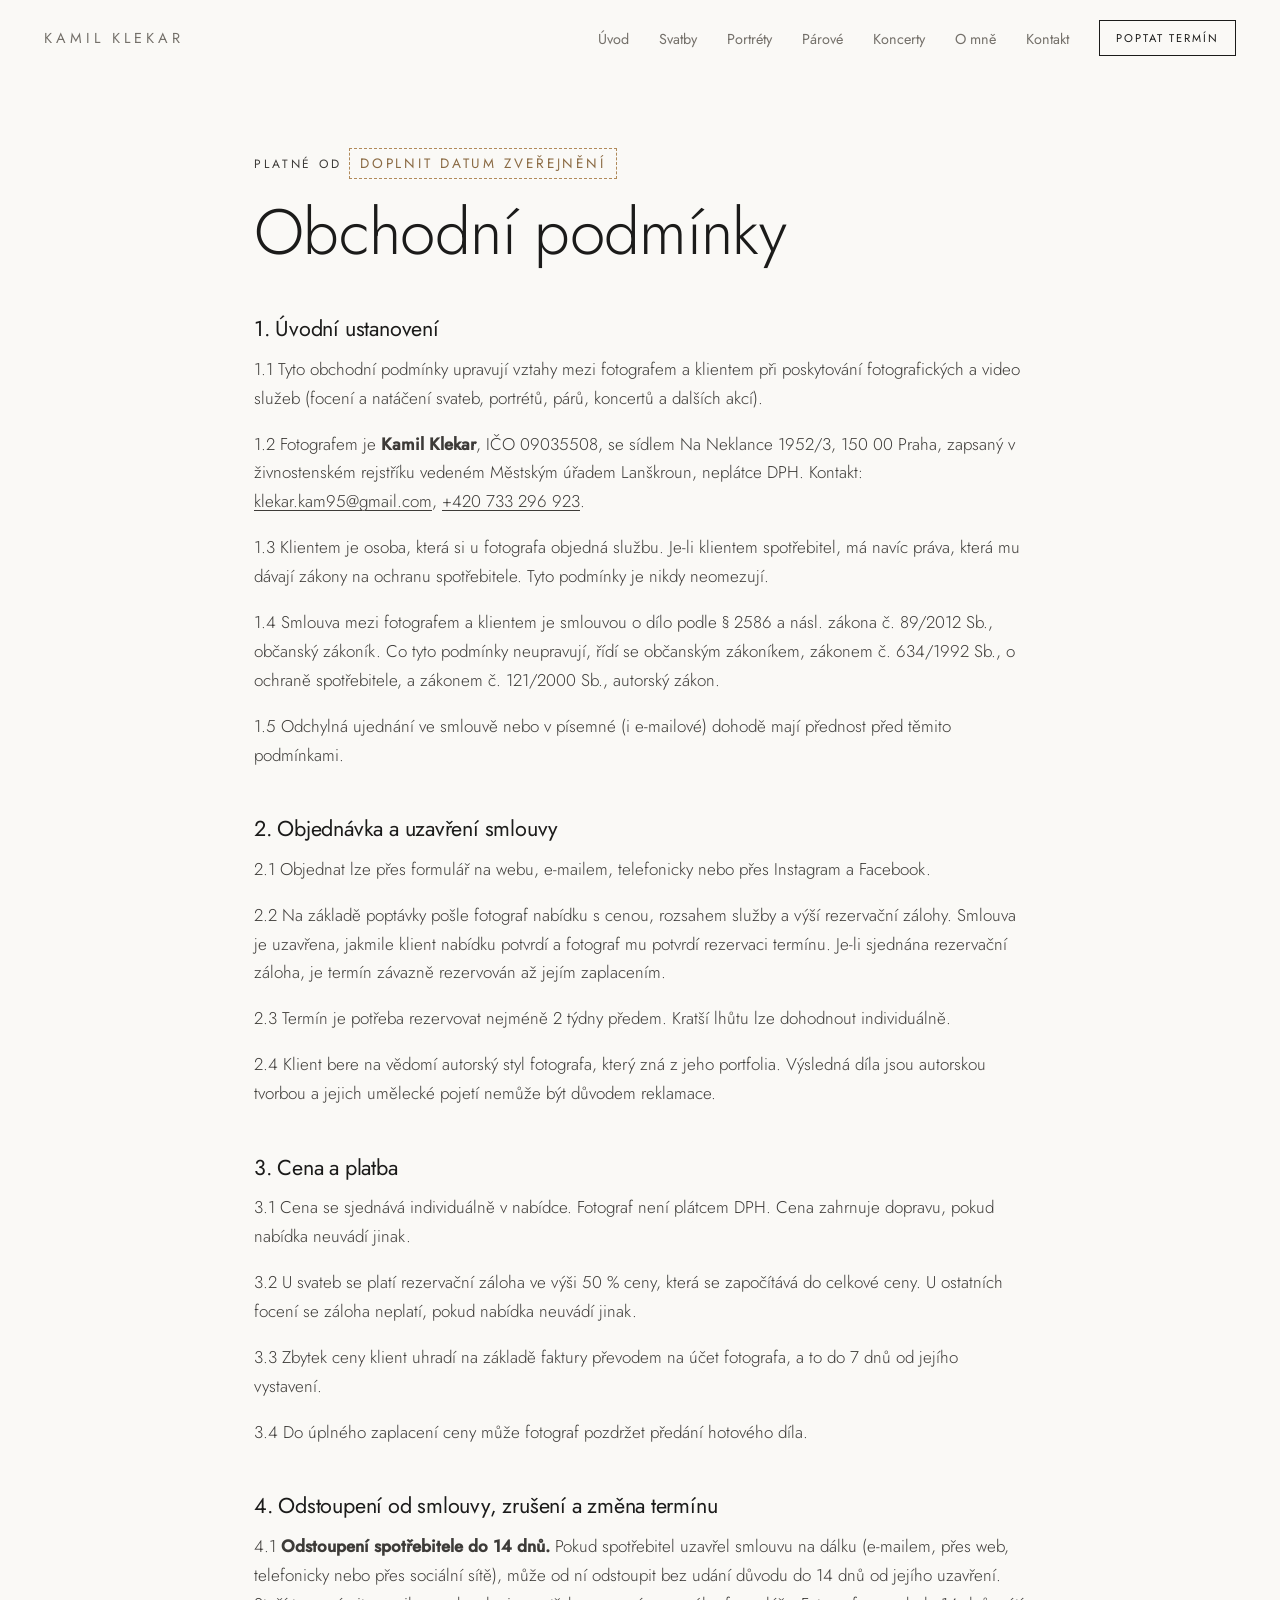
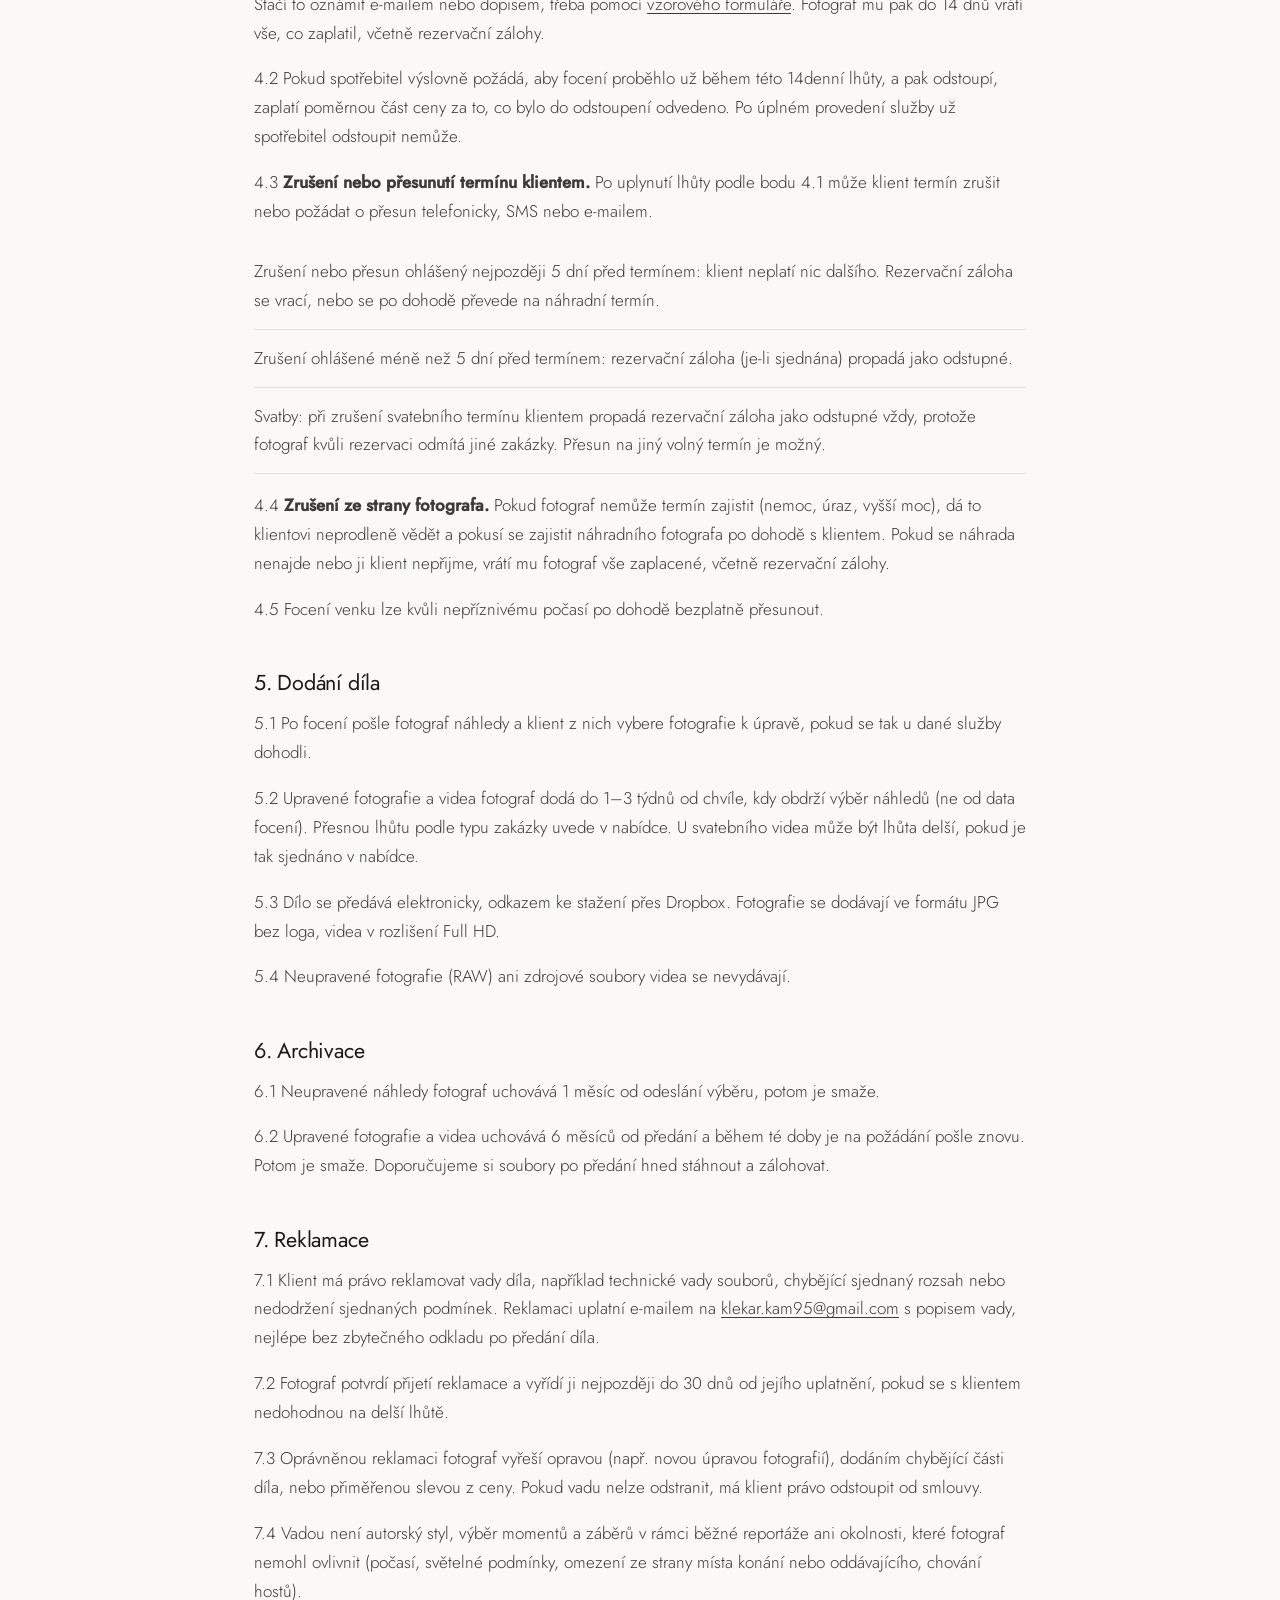
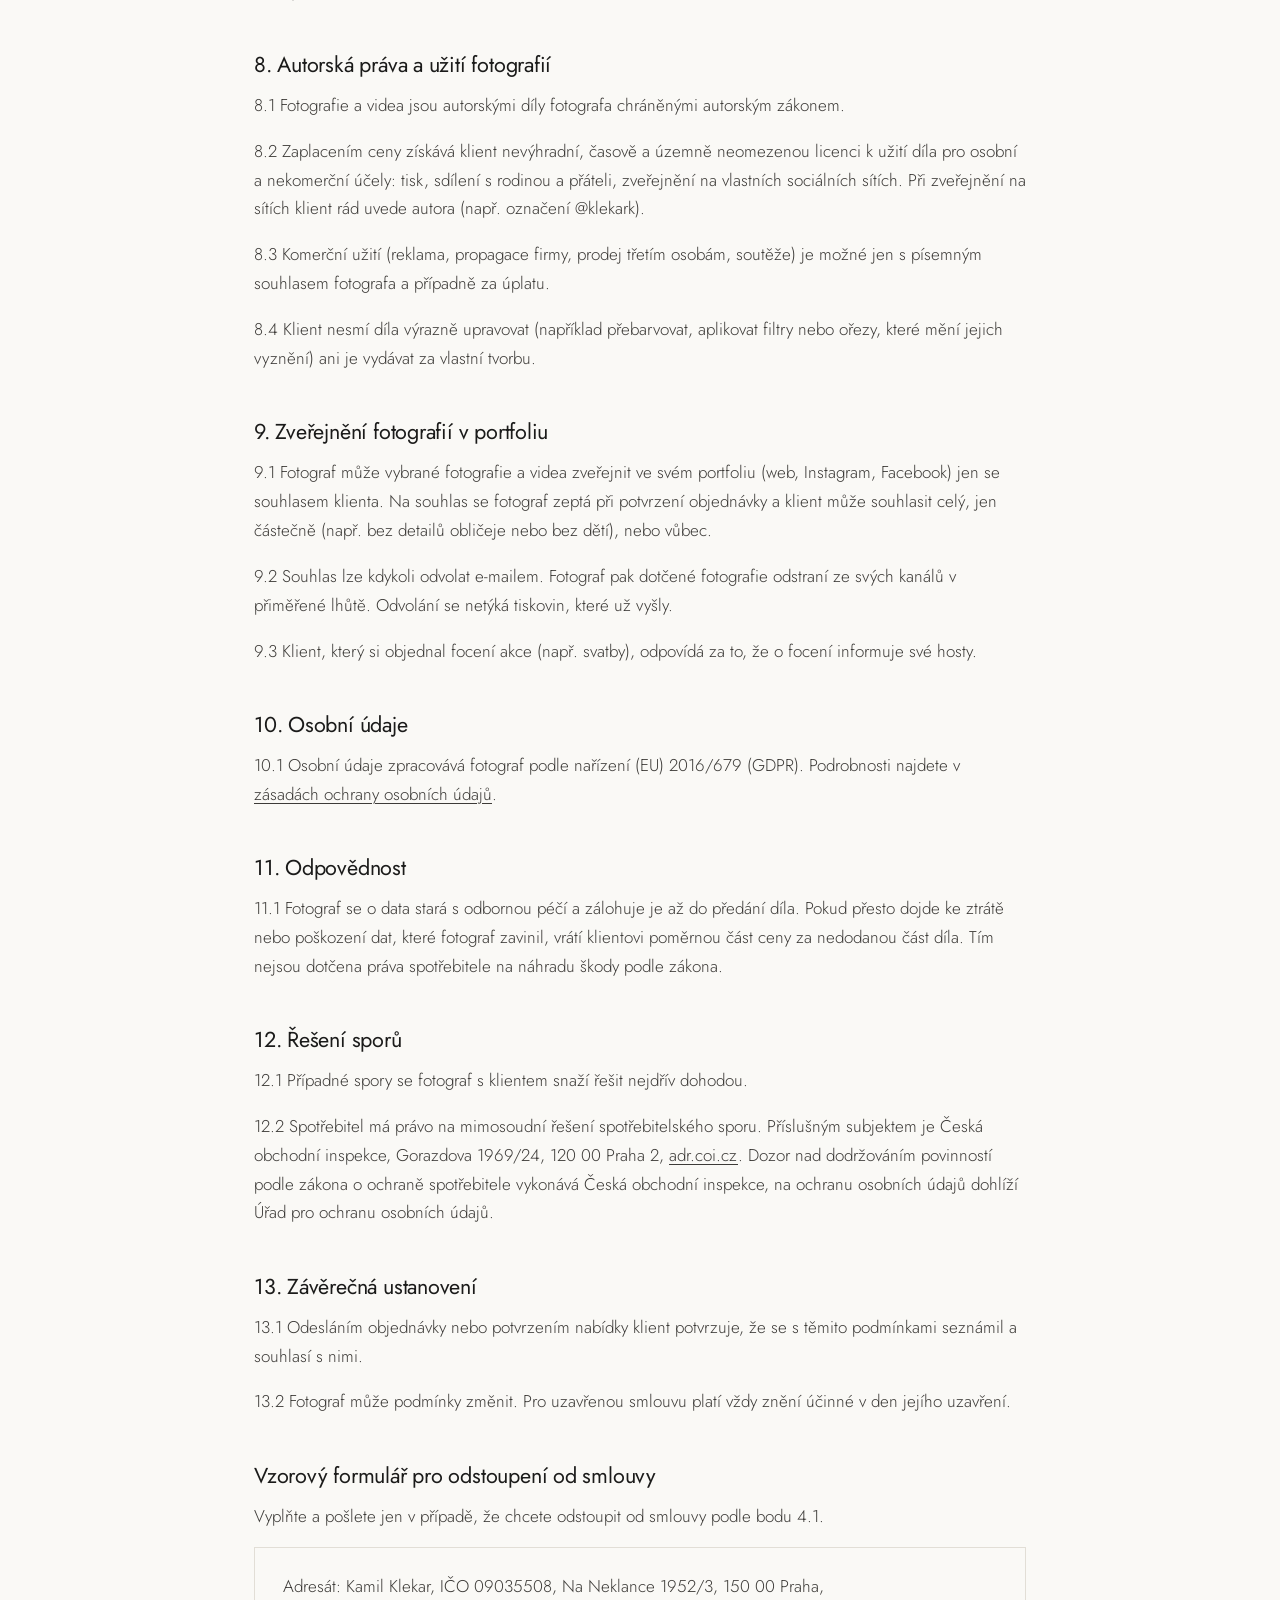
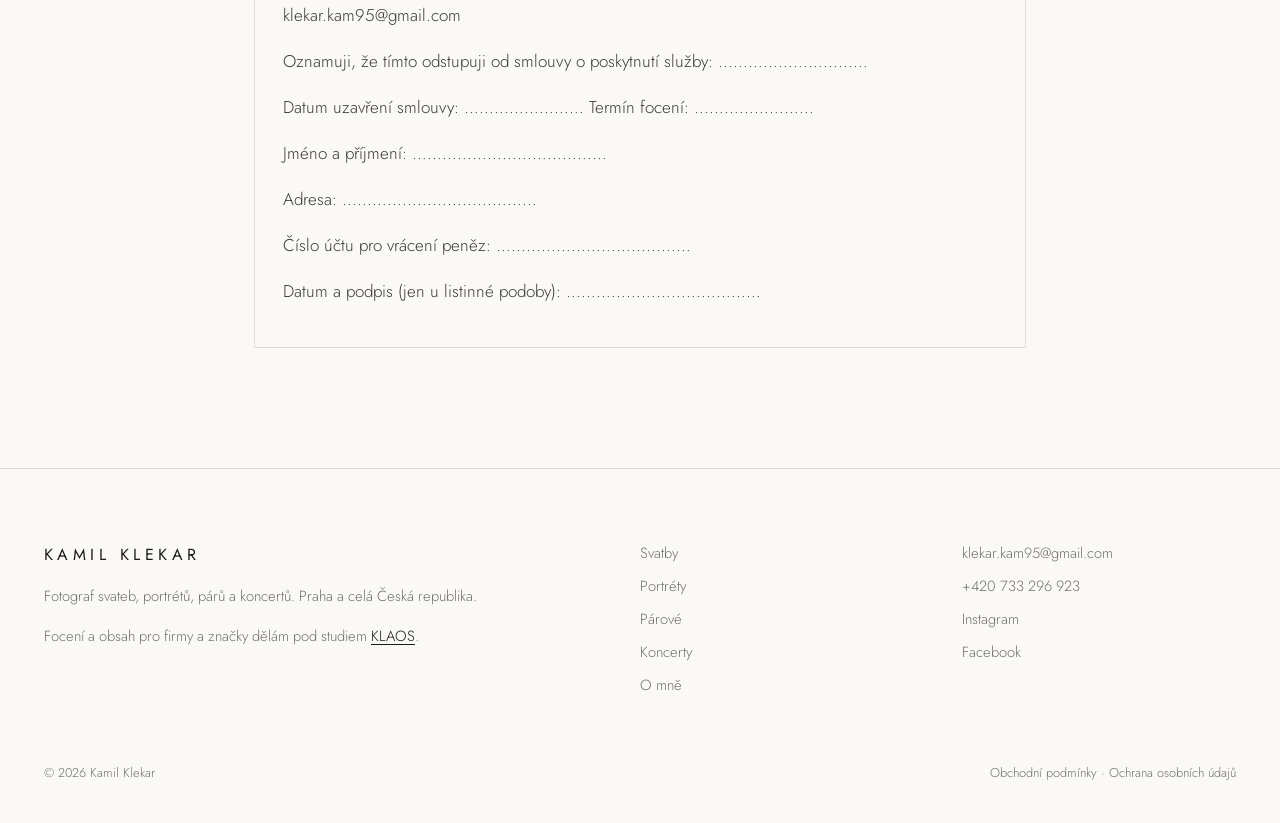
<file: obchodni-podminky.html>
<!doctype html>
<html lang="cs">
<head>
<meta charset="utf-8">
<meta name="viewport" content="width=device-width, initial-scale=1">
<title>Obchodní podmínky | Kamil Klekar</title>
<meta name="description" content="Obchodní podmínky fotografických a video služeb Kamila Klekara.">
<meta property="og:title" content="Obchodní podmínky | Kamil Klekar">
<meta property="og:description" content="Obchodní podmínky fotografických a video služeb Kamila Klekara.">
<meta property="og:type" content="website">

<link rel="stylesheet" href="assets/fonts.css">
<link rel="stylesheet" href="assets/style.css">

</head>
<body>
<a class="skip" href="#obsah">Přeskočit na obsah</a>
<header class="site-header">
  <div class="wrap nav">
    <a class="logo" href="index.html">Kamil Klekar</a>
    <button class="menu-btn" aria-expanded="false" aria-controls="menu">Menu</button>
    <ul id="menu">
<li><a href="index.html">Úvod</a></li>
<li><a href="svatby.html">Svatby</a></li>
<li><a href="portrety.html">Portréty</a></li>
<li><a href="pary.html">Párové</a></li>
<li><a href="koncerty.html">Koncerty</a></li>
<li><a href="o-mne.html">O mně</a></li>
<li><a href="kontakt.html">Kontakt</a></li>
      <li><a class="btn small" href="kontakt.html">Poptat termín</a></li>
    </ul>
  </div>
</header>
<main id="obsah">

<section class="legal-text" style="padding-top:72px">
  <div class="wrap" style="max-width:820px">
<p class="eyebrow">Platné od <span class="todo">doplnit datum zveřejnění</span></p>
<h1>Obchodní podmínky</h1>

<h2>1. Úvodní ustanovení</h2>
<p>1.1 Tyto obchodní podmínky upravují vztahy mezi fotografem a klientem při poskytování fotografických a video služeb (focení a natáčení svateb, portrétů, párů, koncertů a dalších akcí).</p>
<p>1.2 Fotografem je <strong>Kamil Klekar</strong>, IČO 09035508, se sídlem Na Neklance 1952/3, 150 00 Praha, zapsaný v živnostenském rejstříku vedeném Městským úřadem Lanškroun, neplátce DPH. Kontakt: <a href="mailto:klekar.kam95@gmail.com">klekar.kam95@gmail.com</a>, <a href="tel:+420733296923">+420 733 296 923</a>.</p>
<p>1.3 Klientem je osoba, která si u fotografa objedná službu. Je-li klientem spotřebitel, má navíc práva, která mu dávají zákony na ochranu spotřebitele. Tyto podmínky je nikdy neomezují.</p>
<p>1.4 Smlouva mezi fotografem a klientem je smlouvou o dílo podle § 2586 a násl. zákona č. 89/2012 Sb., občanský zákoník. Co tyto podmínky neupravují, řídí se občanským zákoníkem, zákonem č. 634/1992 Sb., o ochraně spotřebitele, a zákonem č. 121/2000 Sb., autorský zákon.</p>
<p>1.5 Odchylná ujednání ve smlouvě nebo v písemné (i e-mailové) dohodě mají přednost před těmito podmínkami.</p>

<h2>2. Objednávka a uzavření smlouvy</h2>
<p>2.1 Objednat lze přes formulář na webu, e-mailem, telefonicky nebo přes Instagram a Facebook.</p>
<p>2.2 Na základě poptávky pošle fotograf nabídku s cenou, rozsahem služby a výší rezervační zálohy. Smlouva je uzavřena, jakmile klient nabídku potvrdí a fotograf mu potvrdí rezervaci termínu. Je-li sjednána rezervační záloha, je termín závazně rezervován až jejím zaplacením.</p>
<p>2.3 Termín je potřeba rezervovat nejméně 2 týdny předem. Kratší lhůtu lze dohodnout individuálně.</p>
<p>2.4 Klient bere na vědomí autorský styl fotografa, který zná z jeho portfolia. Výsledná díla jsou autorskou tvorbou a jejich umělecké pojetí nemůže být důvodem reklamace.</p>

<h2>3. Cena a platba</h2>
<p>3.1 Cena se sjednává individuálně v nabídce. Fotograf není plátcem DPH. Cena zahrnuje dopravu, pokud nabídka neuvádí jinak.</p>
<p>3.2 U svateb se platí rezervační záloha ve výši 50 % ceny, která se započítává do celkové ceny. U ostatních focení se záloha neplatí, pokud nabídka neuvádí jinak.</p>
<p>3.3 Zbytek ceny klient uhradí na základě faktury převodem na účet fotografa, a to do 7 dnů od jejího vystavení.</p>
<p>3.4 Do úplného zaplacení ceny může fotograf pozdržet předání hotového díla.</p>

<h2>4. Odstoupení od smlouvy, zrušení a změna termínu</h2>
<p>4.1 <strong>Odstoupení spotřebitele do 14 dnů.</strong> Pokud spotřebitel uzavřel smlouvu na dálku (e-mailem, přes web, telefonicky nebo přes sociální sítě), může od ní odstoupit bez udání důvodu do 14 dnů od jejího uzavření. Stačí to oznámit e-mailem nebo dopisem, třeba pomocí <a href="#formular">vzorového formuláře</a>. Fotograf mu pak do 14 dnů vrátí vše, co zaplatil, včetně rezervační zálohy.</p>
<p>4.2 Pokud spotřebitel výslovně požádá, aby focení proběhlo už během této 14denní lhůty, a pak odstoupí, zaplatí poměrnou část ceny za to, co bylo do odstoupení odvedeno. Po úplném provedení služby už spotřebitel odstoupit nemůže.</p>
<p>4.3 <strong>Zrušení nebo přesunutí termínu klientem.</strong> Po uplynutí lhůty podle bodu 4.1 může klient termín zrušit nebo požádat o přesun telefonicky, SMS nebo e-mailem.</p>
<ul class="checks">
  <li>Zrušení nebo přesun ohlášený nejpozději 5 dní před termínem: klient neplatí nic dalšího. Rezervační záloha se vrací, nebo se po dohodě převede na náhradní termín.</li>
  <li>Zrušení ohlášené méně než 5 dní před termínem: rezervační záloha (je-li sjednána) propadá jako odstupné.</li>
  <li>Svatby: při zrušení svatebního termínu klientem propadá rezervační záloha jako odstupné vždy, protože fotograf kvůli rezervaci odmítá jiné zakázky. Přesun na jiný volný termín je možný.</li>
</ul>
<p>4.4 <strong>Zrušení ze strany fotografa.</strong> Pokud fotograf nemůže termín zajistit (nemoc, úraz, vyšší moc), dá to klientovi neprodleně vědět a pokusí se zajistit náhradního fotografa po dohodě s klientem. Pokud se náhrada nenajde nebo ji klient nepřijme, vrátí mu fotograf vše zaplacené, včetně rezervační zálohy.</p>
<p>4.5 Focení venku lze kvůli nepříznivému počasí po dohodě bezplatně přesunout.</p>

<h2>5. Dodání díla</h2>
<p>5.1 Po focení pošle fotograf náhledy a klient z nich vybere fotografie k úpravě, pokud se tak u dané služby dohodli.</p>
<p>5.2 Upravené fotografie a videa fotograf dodá do 1–3 týdnů od chvíle, kdy obdrží výběr náhledů (ne od data focení). Přesnou lhůtu podle typu zakázky uvede v nabídce. U svatebního videa může být lhůta delší, pokud je tak sjednáno v nabídce.</p>
<p>5.3 Dílo se předává elektronicky, odkazem ke stažení přes Dropbox. Fotografie se dodávají ve formátu JPG bez loga, videa v rozlišení Full HD.</p>
<p>5.4 Neupravené fotografie (RAW) ani zdrojové soubory videa se nevydávají.</p>

<h2>6. Archivace</h2>
<p>6.1 Neupravené náhledy fotograf uchovává 1 měsíc od odeslání výběru, potom je smaže.</p>
<p>6.2 Upravené fotografie a videa uchovává 6 měsíců od předání a během té doby je na požádání pošle znovu. Potom je smaže. Doporučujeme si soubory po předání hned stáhnout a zálohovat.</p>

<h2>7. Reklamace</h2>
<p>7.1 Klient má právo reklamovat vady díla, například technické vady souborů, chybějící sjednaný rozsah nebo nedodržení sjednaných podmínek. Reklamaci uplatní e-mailem na <a href="mailto:klekar.kam95@gmail.com">klekar.kam95@gmail.com</a> s popisem vady, nejlépe bez zbytečného odkladu po předání díla.</p>
<p>7.2 Fotograf potvrdí přijetí reklamace a vyřídí ji nejpozději do 30 dnů od jejího uplatnění, pokud se s klientem nedohodnou na delší lhůtě.</p>
<p>7.3 Oprávněnou reklamaci fotograf vyřeší opravou (např. novou úpravou fotografií), dodáním chybějící části díla, nebo přiměřenou slevou z ceny. Pokud vadu nelze odstranit, má klient právo odstoupit od smlouvy.</p>
<p>7.4 Vadou není autorský styl, výběr momentů a záběrů v rámci běžné reportáže ani okolnosti, které fotograf nemohl ovlivnit (počasí, světelné podmínky, omezení ze strany místa konání nebo oddávajícího, chování hostů).</p>

<h2>8. Autorská práva a užití fotografií</h2>
<p>8.1 Fotografie a videa jsou autorskými díly fotografa chráněnými autorským zákonem.</p>
<p>8.2 Zaplacením ceny získává klient nevýhradní, časově a územně neomezenou licenci k užití díla pro osobní a nekomerční účely: tisk, sdílení s rodinou a přáteli, zveřejnění na vlastních sociálních sítích. Při zveřejnění na sítích klient rád uvede autora (např. označení @klekark).</p>
<p>8.3 Komerční užití (reklama, propagace firmy, prodej třetím osobám, soutěže) je možné jen s písemným souhlasem fotografa a případně za úplatu.</p>
<p>8.4 Klient nesmí díla výrazně upravovat (například přebarvovat, aplikovat filtry nebo ořezy, které mění jejich vyznění) ani je vydávat za vlastní tvorbu.</p>

<h2>9. Zveřejnění fotografií v portfoliu</h2>
<p>9.1 Fotograf může vybrané fotografie a videa zveřejnit ve svém portfoliu (web, Instagram, Facebook) jen se souhlasem klienta. Na souhlas se fotograf zeptá při potvrzení objednávky a klient může souhlasit celý, jen částečně (např. bez detailů obličeje nebo bez dětí), nebo vůbec.</p>
<p>9.2 Souhlas lze kdykoli odvolat e-mailem. Fotograf pak dotčené fotografie odstraní ze svých kanálů v přiměřené lhůtě. Odvolání se netýká tiskovin, které už vyšly.</p>
<p>9.3 Klient, který si objednal focení akce (např. svatby), odpovídá za to, že o focení informuje své hosty.</p>

<h2>10. Osobní údaje</h2>
<p>10.1 Osobní údaje zpracovává fotograf podle nařízení (EU) 2016/679 (GDPR). Podrobnosti najdete v <a href="ochrana-osobnich-udaju.html">zásadách ochrany osobních údajů</a>.</p>

<h2>11. Odpovědnost</h2>
<p>11.1 Fotograf se o data stará s odbornou péčí a zálohuje je až do předání díla. Pokud přesto dojde ke ztrátě nebo poškození dat, které fotograf zavinil, vrátí klientovi poměrnou část ceny za nedodanou část díla. Tím nejsou dotčena práva spotřebitele na náhradu škody podle zákona.</p>

<h2>12. Řešení sporů</h2>
<p>12.1 Případné spory se fotograf s klientem snaží řešit nejdřív dohodou.</p>
<p>12.2 Spotřebitel má právo na mimosoudní řešení spotřebitelského sporu. Příslušným subjektem je Česká obchodní inspekce, Gorazdova 1969/24, 120 00 Praha 2, <a href="https://adr.coi.cz" rel="noopener">adr.coi.cz</a>. Dozor nad dodržováním povinností podle zákona o ochraně spotřebitele vykonává Česká obchodní inspekce, na ochranu osobních údajů dohlíží Úřad pro ochranu osobních údajů.</p>

<h2>13. Závěrečná ustanovení</h2>
<p>13.1 Odesláním objednávky nebo potvrzením nabídky klient potvrzuje, že se s těmito podmínkami seznámil a souhlasí s nimi.</p>
<p>13.2 Fotograf může podmínky změnit. Pro uzavřenou smlouvu platí vždy znění účinné v den jejího uzavření.</p>

<h2 id="formular">Vzorový formulář pro odstoupení od smlouvy</h2>
<p>Vyplňte a pošlete jen v případě, že chcete odstoupit od smlouvy podle bodu 4.1.</p>
<div class="form-sample">
<p>Adresát: Kamil Klekar, IČO 09035508, Na Neklance 1952/3, 150 00 Praha, klekar.kam95@gmail.com</p>
<p>Oznamuji, že tímto odstupuji od smlouvy o poskytnutí služby: …………………………</p>
<p>Datum uzavření smlouvy: …………………… Termín focení: ……………………</p>
<p>Jméno a příjmení: …………………………………</p>
<p>Adresa: …………………………………</p>
<p>Číslo účtu pro vrácení peněz: …………………………………</p>
<p>Datum a podpis (jen u listinné podoby): …………………………………</p>
</div>

  </div>
</section>

</main>
<footer>
  <div class="wrap">
    <div class="foot">
      <div>
        <a class="logo" href="index.html">Kamil Klekar</a>
        <p>Fotograf svateb, portrétů, párů a koncertů. Praha a celá Česká republika.</p>
        <p class="klaos">Focení a obsah pro firmy a značky dělám pod studiem <a href="https://klaos.cz" rel="noopener">KLAOS</a>.</p>
      </div>
      <ul>
        <li><a href="svatby.html">Svatby</a></li>
        <li><a href="portrety.html">Portréty</a></li>
        <li><a href="pary.html">Párové</a></li>
        <li><a href="koncerty.html">Koncerty</a></li>
        <li><a href="o-mne.html">O mně</a></li>
      </ul>
      <ul>
        <li><a href="mailto:klekar.kam95@gmail.com">klekar.kam95@gmail.com</a></li>
        <li><a href="tel:+420733296923">+420 733 296 923</a></li>
        <li><a href="https://www.instagram.com/klekark/" rel="noopener">Instagram</a></li>
        <li><a href="https://www.facebook.com/kklekar" rel="noopener">Facebook</a></li>
      </ul>
    </div>
    <div class="legal">
      <span>© 2026 Kamil Klekar</span>
      <span><a href="obchodni-podminky.html">Obchodní podmínky</a> · <a href="ochrana-osobnich-udaju.html">Ochrana osobních údajů</a></span>
    </div>
  </div>
</footer>
<script src="assets/site.js" defer></script>
</body>
</html>
</file>
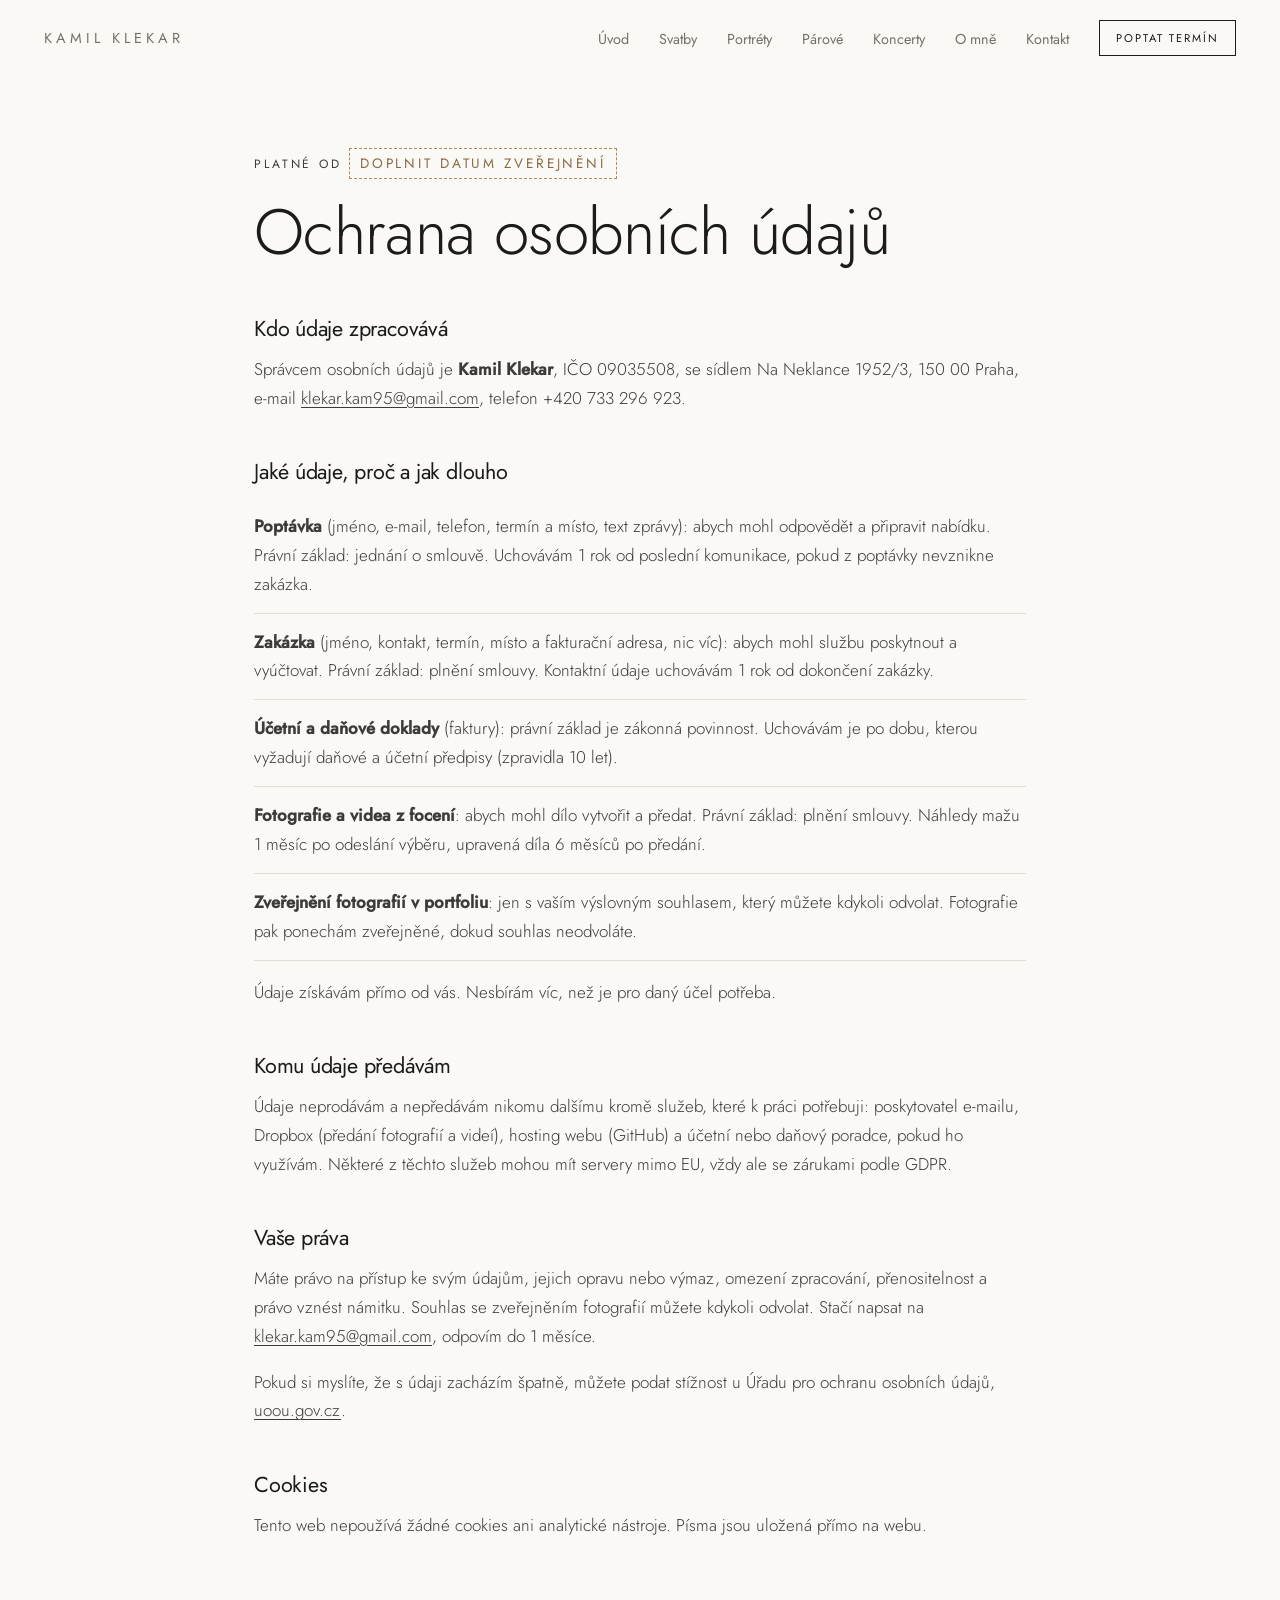
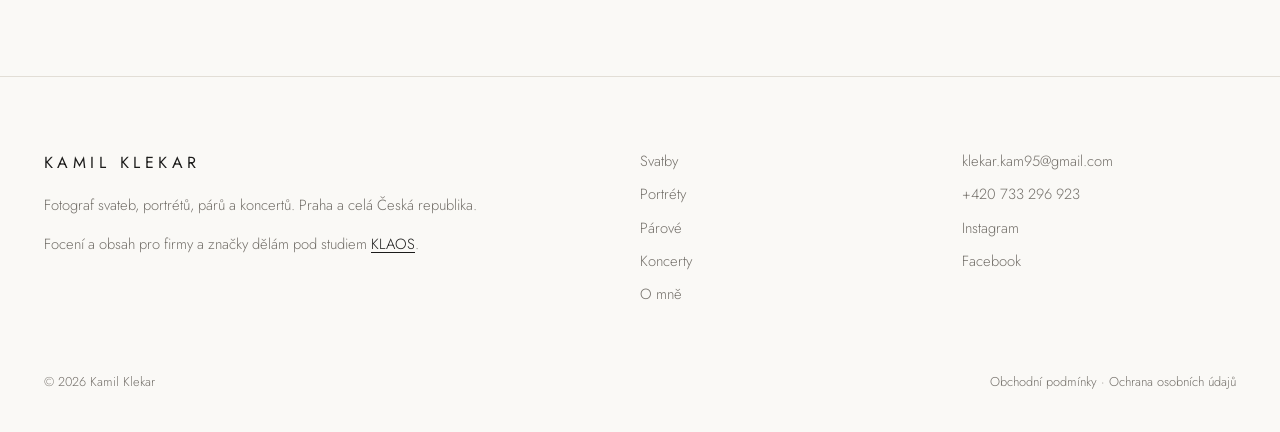
<file: ochrana-osobnich-udaju.html>
<!doctype html>
<html lang="cs">
<head>
<meta charset="utf-8">
<meta name="viewport" content="width=device-width, initial-scale=1">
<title>Ochrana osobních údajů | Kamil Klekar</title>
<meta name="description" content="Jak Kamil Klekar zpracovává osobní údaje klientů.">
<meta property="og:title" content="Ochrana osobních údajů | Kamil Klekar">
<meta property="og:description" content="Jak Kamil Klekar zpracovává osobní údaje klientů.">
<meta property="og:type" content="website">

<link rel="stylesheet" href="assets/fonts.css">
<link rel="stylesheet" href="assets/style.css">

</head>
<body>
<a class="skip" href="#obsah">Přeskočit na obsah</a>
<header class="site-header">
  <div class="wrap nav">
    <a class="logo" href="index.html">Kamil Klekar</a>
    <button class="menu-btn" aria-expanded="false" aria-controls="menu">Menu</button>
    <ul id="menu">
<li><a href="index.html">Úvod</a></li>
<li><a href="svatby.html">Svatby</a></li>
<li><a href="portrety.html">Portréty</a></li>
<li><a href="pary.html">Párové</a></li>
<li><a href="koncerty.html">Koncerty</a></li>
<li><a href="o-mne.html">O mně</a></li>
<li><a href="kontakt.html">Kontakt</a></li>
      <li><a class="btn small" href="kontakt.html">Poptat termín</a></li>
    </ul>
  </div>
</header>
<main id="obsah">

<section class="legal-text" style="padding-top:72px">
  <div class="wrap" style="max-width:820px">
<p class="eyebrow">Platné od <span class="todo">doplnit datum zveřejnění</span></p>
<h1>Ochrana osobních údajů</h1>

<h2>Kdo údaje zpracovává</h2>
<p>Správcem osobních údajů je <strong>Kamil Klekar</strong>, IČO 09035508, se sídlem Na Neklance 1952/3, 150 00 Praha, e-mail <a href="mailto:klekar.kam95@gmail.com">klekar.kam95@gmail.com</a>, telefon +420 733 296 923.</p>

<h2>Jaké údaje, proč a jak dlouho</h2>
<ul class="checks">
  <li><strong>Poptávka</strong> (jméno, e-mail, telefon, termín a místo, text zprávy): abych mohl odpovědět a připravit nabídku. Právní základ: jednání o smlouvě. Uchovávám 1 rok od poslední komunikace, pokud z poptávky nevznikne zakázka.</li>
  <li><strong>Zakázka</strong> (jméno, kontakt, termín, místo a fakturační adresa, nic víc): abych mohl službu poskytnout a vyúčtovat. Právní základ: plnění smlouvy. Kontaktní údaje uchovávám 1 rok od dokončení zakázky.</li>
  <li><strong>Účetní a daňové doklady</strong> (faktury): právní základ je zákonná povinnost. Uchovávám je po dobu, kterou vyžadují daňové a účetní předpisy (zpravidla 10 let).</li>
  <li><strong>Fotografie a videa z focení</strong>: abych mohl dílo vytvořit a předat. Právní základ: plnění smlouvy. Náhledy mažu 1 měsíc po odeslání výběru, upravená díla 6 měsíců po předání.</li>
  <li><strong>Zveřejnění fotografií v portfoliu</strong>: jen s vaším výslovným souhlasem, který můžete kdykoli odvolat. Fotografie pak ponechám zveřejněné, dokud souhlas neodvoláte.</li>
</ul>
<p>Údaje získávám přímo od vás. Nesbírám víc, než je pro daný účel potřeba.</p>

<h2>Komu údaje předávám</h2>
<p>Údaje neprodávám a nepředávám nikomu dalšímu kromě služeb, které k práci potřebuji: poskytovatel e-mailu, Dropbox (předání fotografií a videí), hosting webu (GitHub) a účetní nebo daňový poradce, pokud ho využívám. Některé z těchto služeb mohou mít servery mimo EU, vždy ale se zárukami podle GDPR.</p>

<h2>Vaše práva</h2>
<p>Máte právo na přístup ke svým údajům, jejich opravu nebo výmaz, omezení zpracování, přenositelnost a právo vznést námitku. Souhlas se zveřejněním fotografií můžete kdykoli odvolat. Stačí napsat na <a href="mailto:klekar.kam95@gmail.com">klekar.kam95@gmail.com</a>, odpovím do 1 měsíce.</p>
<p>Pokud si myslíte, že s údaji zacházím špatně, můžete podat stížnost u Úřadu pro ochranu osobních údajů, <a href="https://uoou.gov.cz" rel="noopener">uoou.gov.cz</a>.</p>

<h2>Cookies</h2>
<p>Tento web nepoužívá žádné cookies ani analytické nástroje. Písma jsou uložená přímo na webu.</p>

  </div>
</section>

</main>
<footer>
  <div class="wrap">
    <div class="foot">
      <div>
        <a class="logo" href="index.html">Kamil Klekar</a>
        <p>Fotograf svateb, portrétů, párů a koncertů. Praha a celá Česká republika.</p>
        <p class="klaos">Focení a obsah pro firmy a značky dělám pod studiem <a href="https://klaos.cz" rel="noopener">KLAOS</a>.</p>
      </div>
      <ul>
        <li><a href="svatby.html">Svatby</a></li>
        <li><a href="portrety.html">Portréty</a></li>
        <li><a href="pary.html">Párové</a></li>
        <li><a href="koncerty.html">Koncerty</a></li>
        <li><a href="o-mne.html">O mně</a></li>
      </ul>
      <ul>
        <li><a href="mailto:klekar.kam95@gmail.com">klekar.kam95@gmail.com</a></li>
        <li><a href="tel:+420733296923">+420 733 296 923</a></li>
        <li><a href="https://www.instagram.com/klekark/" rel="noopener">Instagram</a></li>
        <li><a href="https://www.facebook.com/kklekar" rel="noopener">Facebook</a></li>
      </ul>
    </div>
    <div class="legal">
      <span>© 2026 Kamil Klekar</span>
      <span><a href="obchodni-podminky.html">Obchodní podmínky</a> · <a href="ochrana-osobnich-udaju.html">Ochrana osobních údajů</a></span>
    </div>
  </div>
</footer>
<script src="assets/site.js" defer></script>
</body>
</html>
</file>
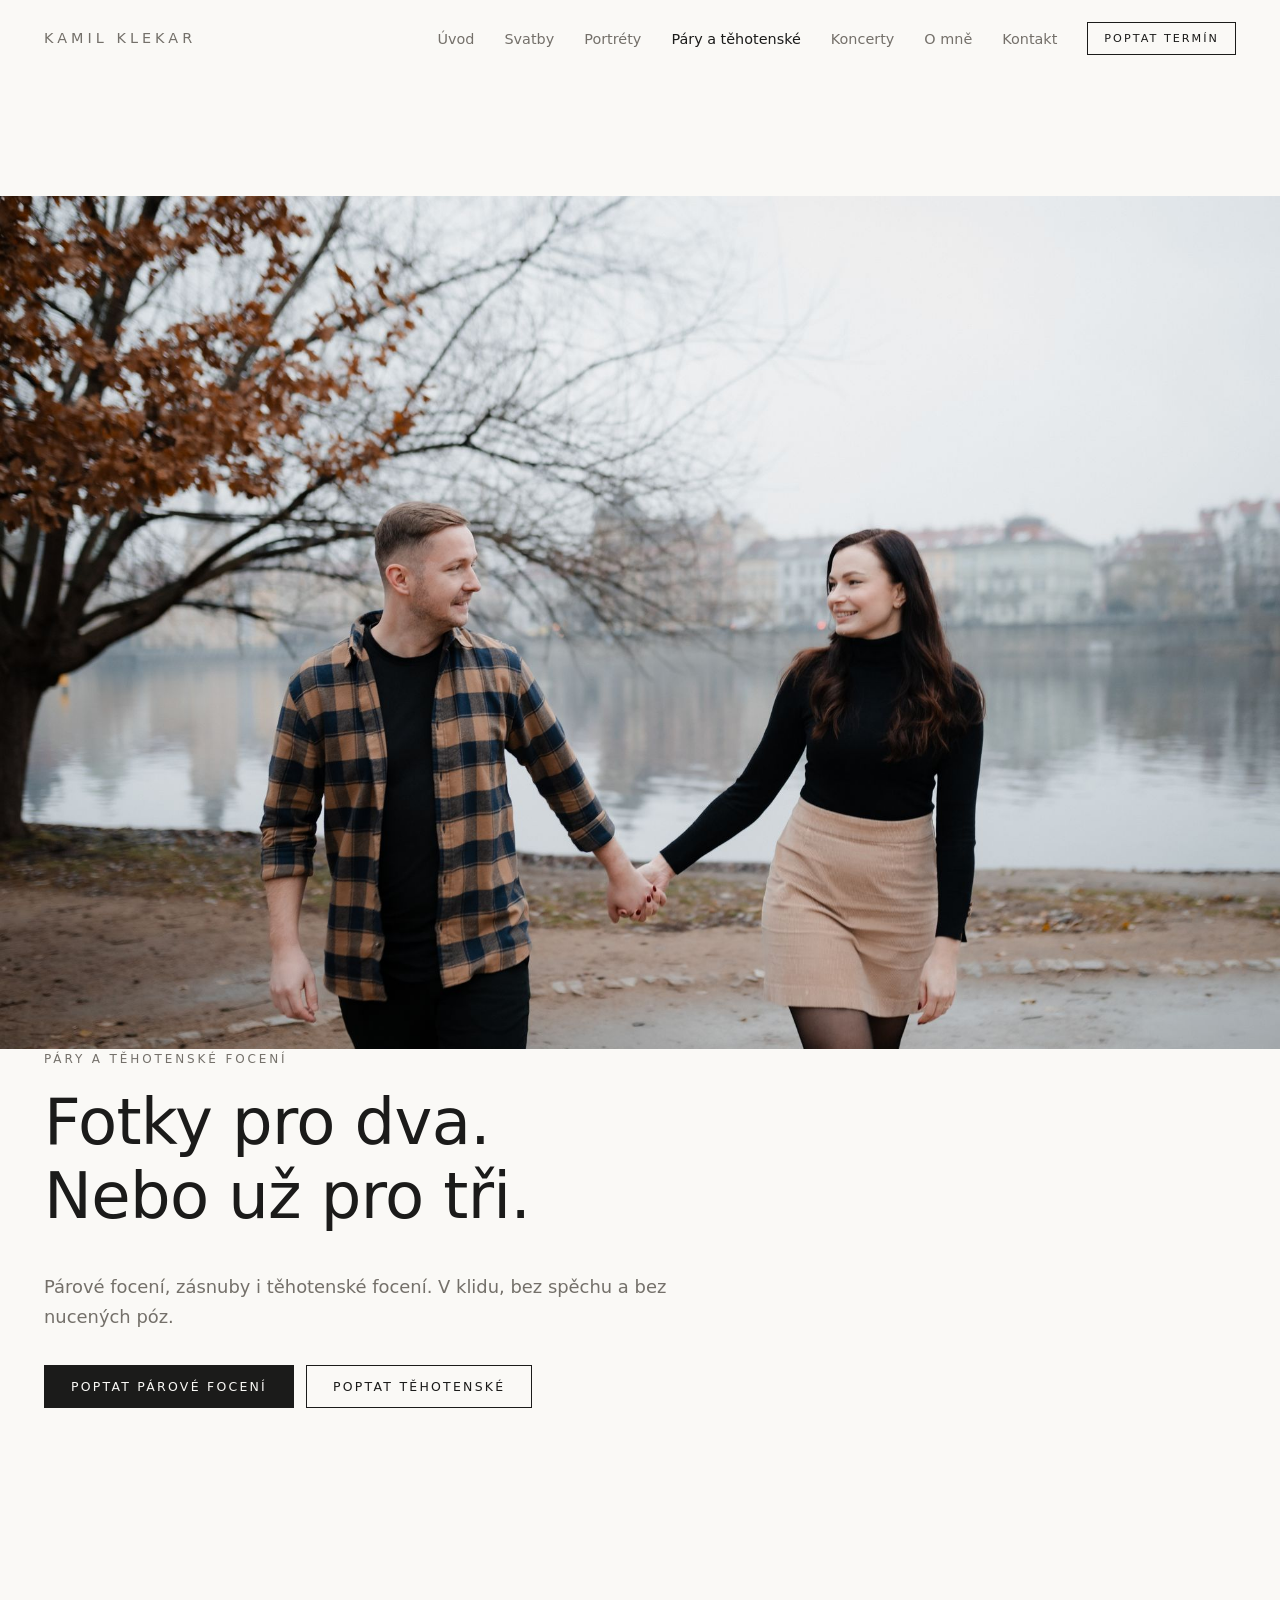
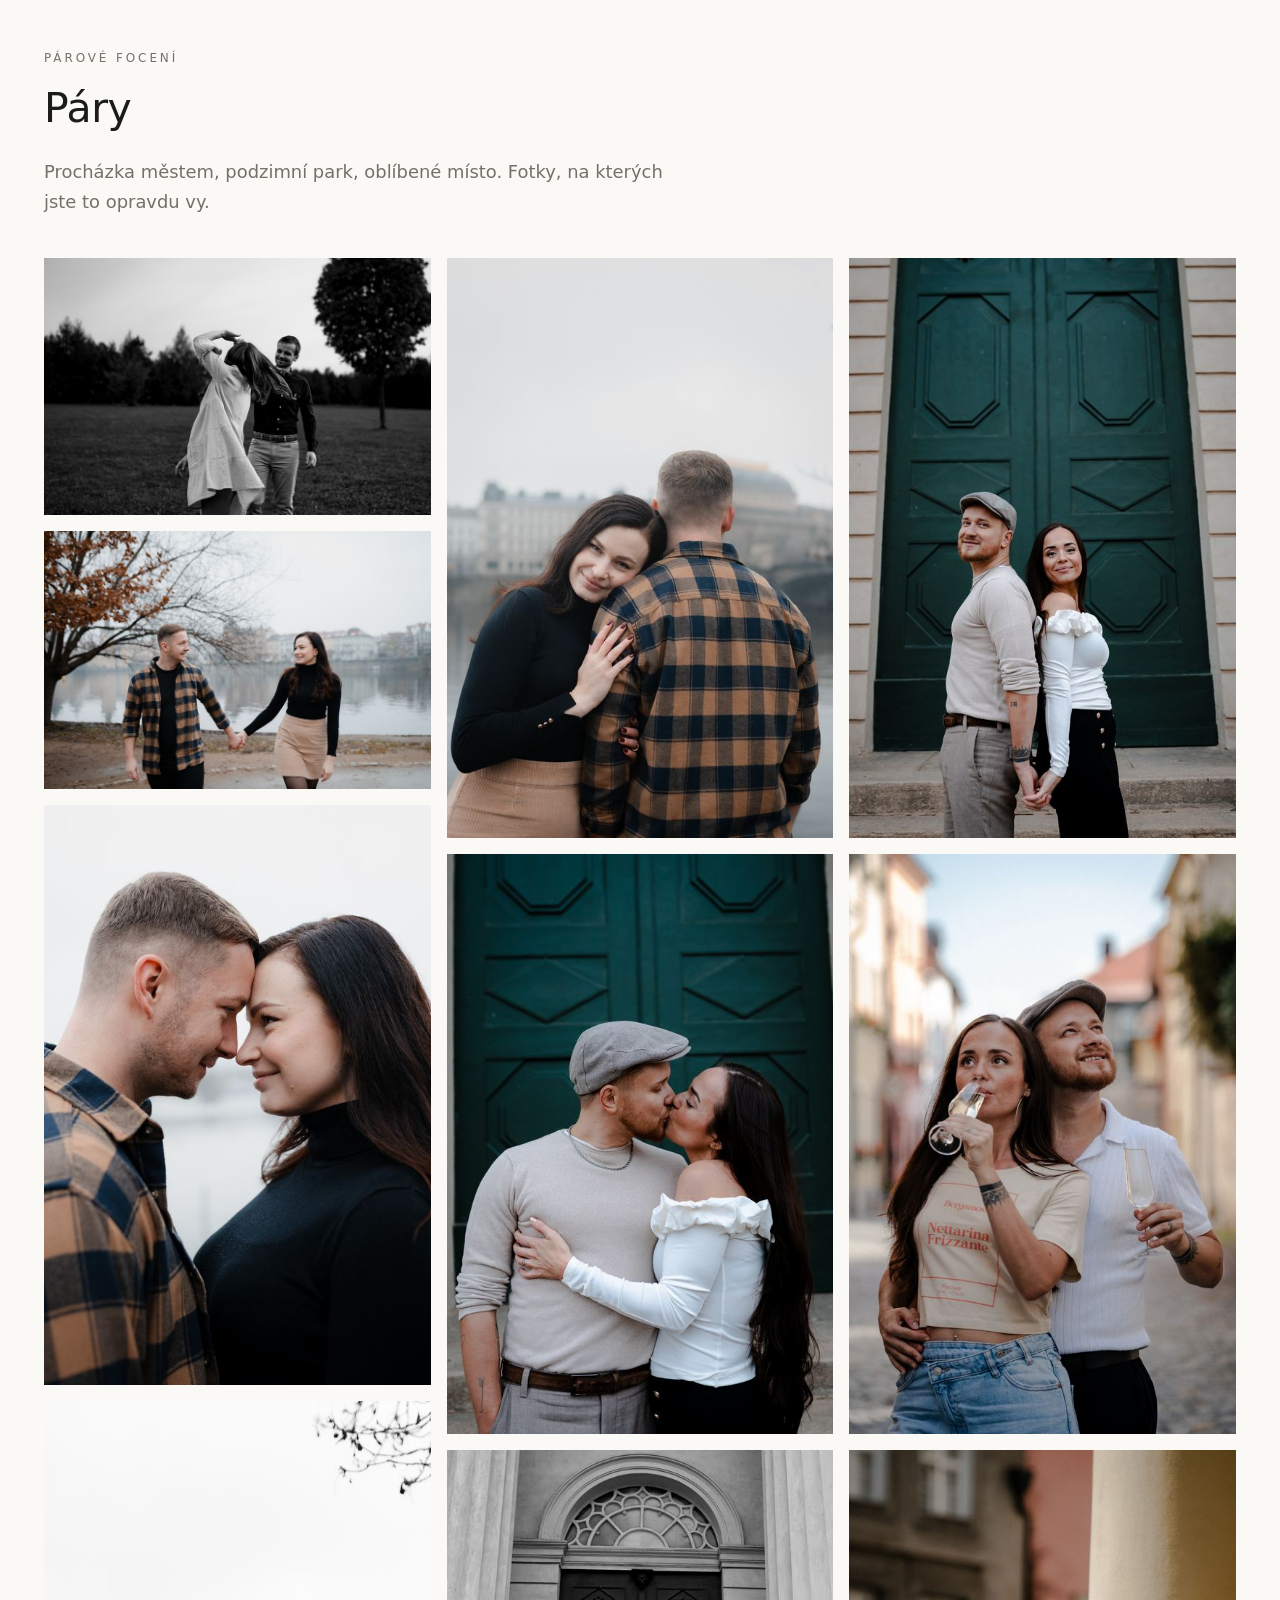
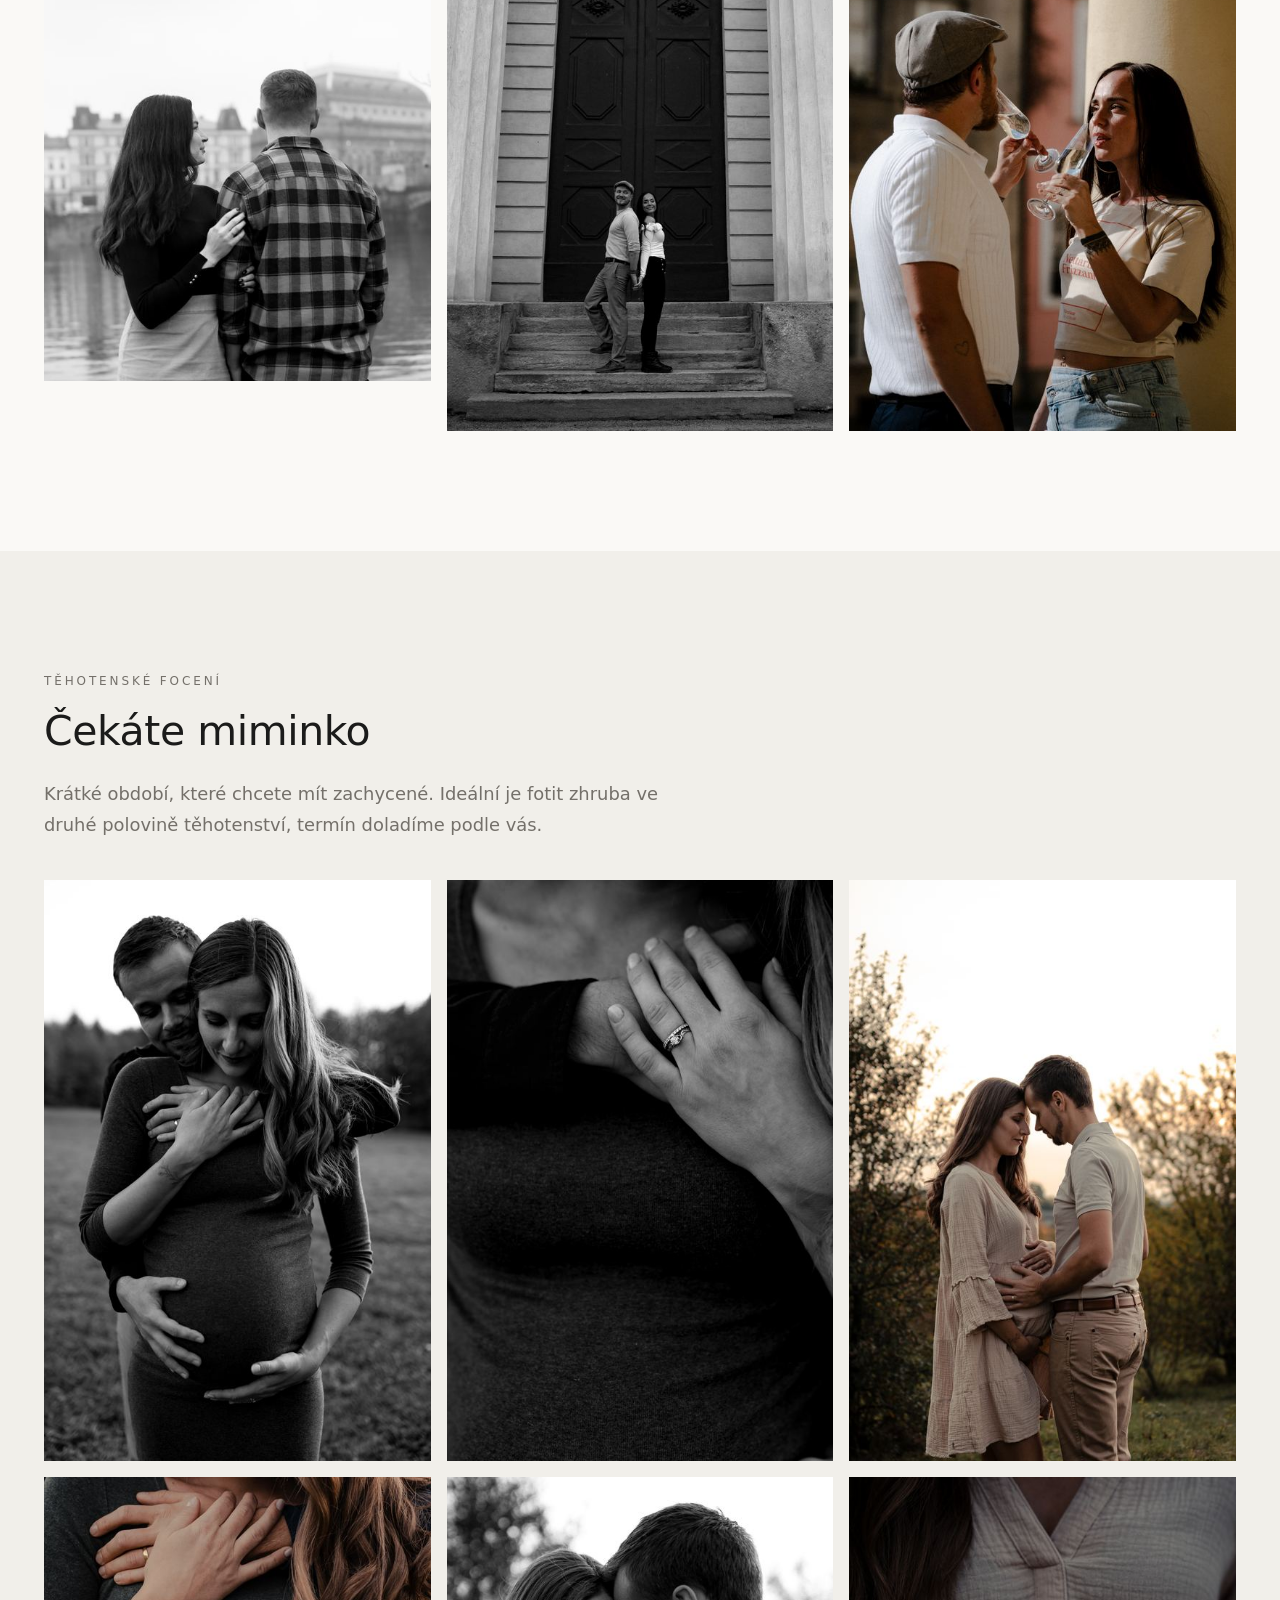
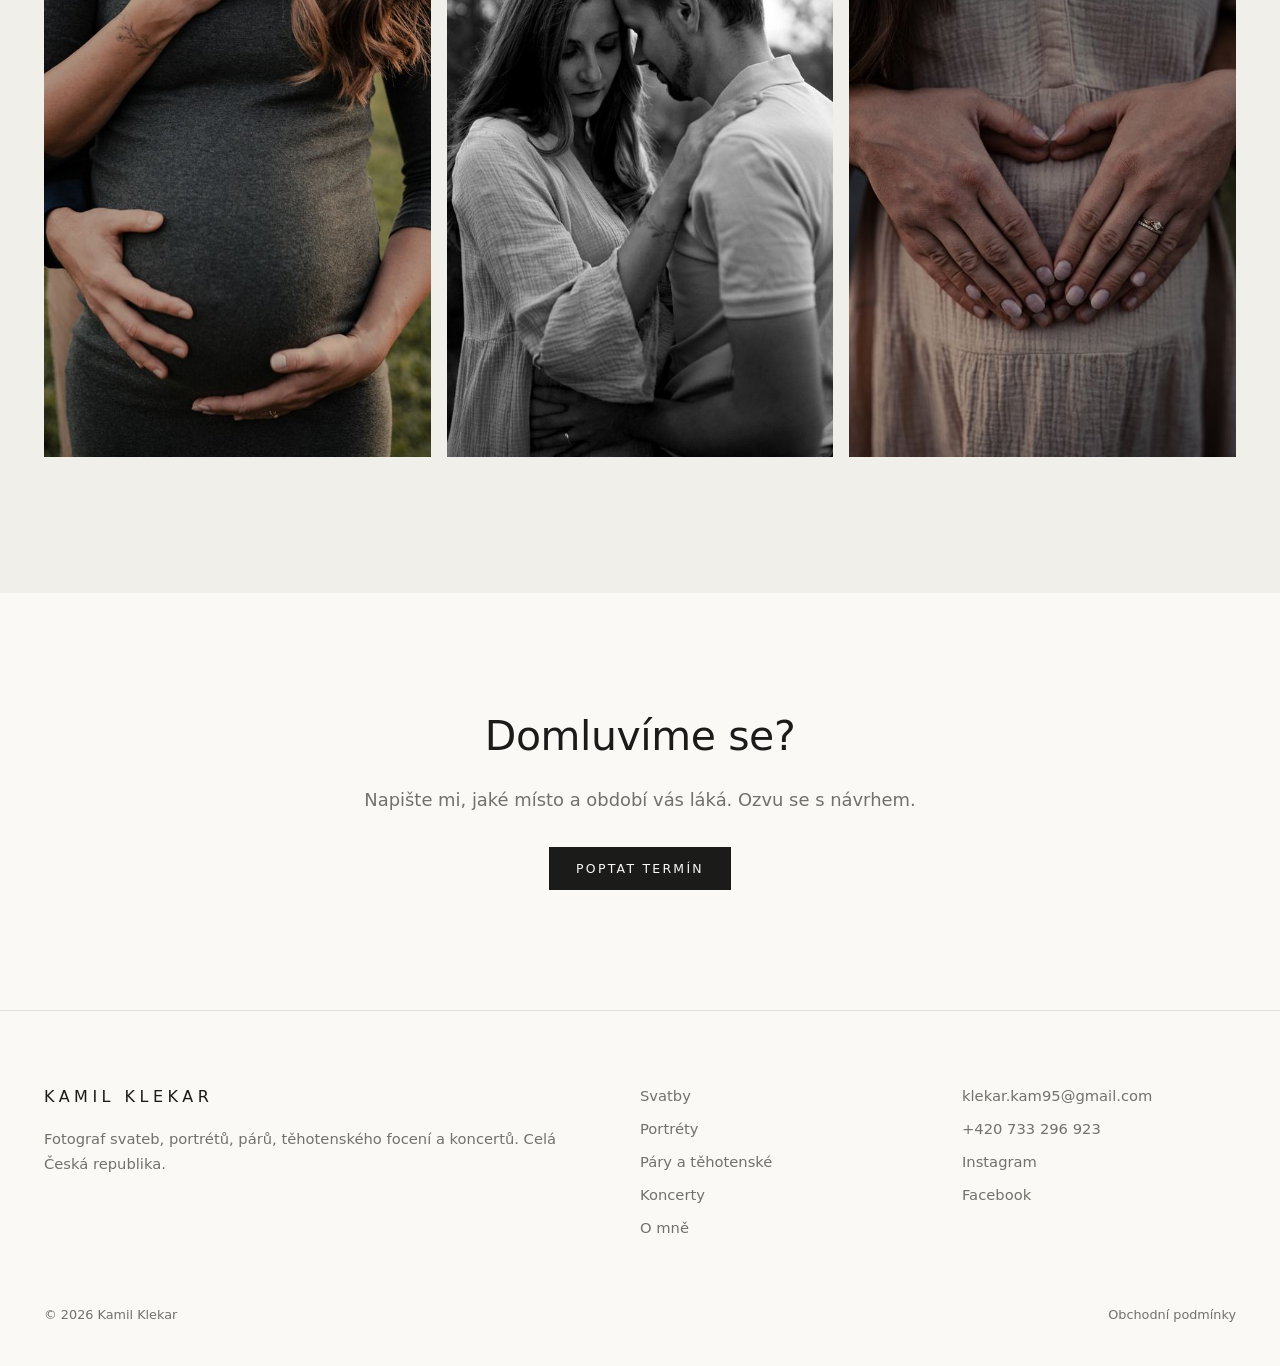
<file: pary-a-tehotenske.html>
<!doctype html>
<html lang="cs">
<head>
<meta charset="utf-8">
<meta name="viewport" content="width=device-width, initial-scale=1">
<title>Párové a těhotenské focení | Kamil Klekar</title>
<meta name="description" content="Párové a těhotenské focení venku i ve městě. Přirozené fotky pro dva (nebo už pro tři). Kamil Klekar, celá ČR.">
<meta property="og:title" content="Párové a těhotenské focení | Kamil Klekar">
<meta property="og:description" content="Párové a těhotenské focení venku i ve městě. Přirozené fotky pro dva (nebo už pro tři). Kamil Klekar, celá ČR.">
<meta property="og:type" content="website">
<meta property="og:image" content="img/portrety/portrety-13.jpg">
<link rel="preconnect" href="https://fonts.googleapis.com">
<link rel="preconnect" href="https://fonts.gstatic.com" crossorigin>
<link href="https://fonts.googleapis.com/css2?family=Cormorant+Garamond:ital,wght@0,500;1,500&family=Inter:wght@400;500&display=swap" rel="stylesheet">
<link rel="stylesheet" href="assets/style.css">
<link rel="preload" as="image" href="img/portrety/portrety-13.jpg">
</head>
<body>
<a class="skip" href="#obsah">Přeskočit na obsah</a>
<header class="site-header">
  <div class="wrap nav">
    <a class="logo" href="index.html">Kamil Klekar</a>
    <button class="menu-btn" aria-expanded="false" aria-controls="menu">Menu</button>
    <ul id="menu">
<li><a href="index.html">Úvod</a></li>
<li><a href="svatby.html">Svatby</a></li>
<li><a href="portrety.html">Portréty</a></li>
<li><a href="pary-a-tehotenske.html" aria-current="page">Páry a těhotenské</a></li>
<li><a href="koncerty.html">Koncerty</a></li>
<li><a href="o-mne.html">O mně</a></li>
<li><a href="kontakt.html">Kontakt</a></li>
      <li><a class="btn small" href="kontakt.html">Poptat termín</a></li>
    </ul>
  </div>
</header>
<main id="obsah">
<section class="hero short">
  <img src="img/portrety/portrety-13.jpg" alt="" fetchpriority="high" style="object-position:center">
  <div class="wrap">
    <p class="eyebrow">Páry a těhotenské focení</p>
    <h1>Fotky pro dva.<br>Nebo už pro tři.</h1>
    <p class="lead">Párové focení, zásnuby i těhotenské focení. V klidu, bez spěchu a bez nucených póz.</p>
    <div class="actions"><a class="btn solid" href="kontakt.html?typ=Párové focení">Poptat párové focení</a><a class="btn" href="kontakt.html?typ=Těhotenské focení">Poptat těhotenské</a></div>
  </div>
</section>
<section id="pary">
  <div class="wrap">
    <p class="eyebrow">Párové focení</p>
    <h2>Páry</h2>
    <p class="lead">Procházka městem, podzimní park, oblíbené místo. Fotky, na kterých jste to opravdu vy.</p>
    <div class="gallery">
<a href="img/portrety/portrety-12.jpg"><img src="img/portrety/portrety-12-sm.jpg" width="800" height="533" loading="lazy" decoding="async" alt="Párové focení"></a>
<a href="img/portrety/portrety-13.jpg"><img src="img/portrety/portrety-13-sm.jpg" width="800" height="533" loading="lazy" decoding="async" alt="Párové focení"></a>
<a href="img/portrety/portrety-14.jpg"><img src="img/portrety/portrety-14-sm.jpg" width="533" height="800" loading="lazy" decoding="async" alt="Párové focení"></a>
<a href="img/portrety/portrety-15.jpg"><img src="img/portrety/portrety-15-sm.jpg" width="533" height="800" loading="lazy" decoding="async" alt="Párové focení"></a>
<a href="img/portrety/portrety-16.jpg"><img src="img/portrety/portrety-16-sm.jpg" width="533" height="800" loading="lazy" decoding="async" alt="Párové focení"></a>
<a href="img/portrety/portrety-25.jpg"><img src="img/portrety/portrety-25-sm.jpg" width="533" height="800" loading="lazy" decoding="async" alt="Párové focení"></a>
<a href="img/portrety/portrety-26.jpg"><img src="img/portrety/portrety-26-sm.jpg" width="533" height="800" loading="lazy" decoding="async" alt="Párové focení"></a>
<a href="img/portrety/portrety-27.jpg"><img src="img/portrety/portrety-27-sm.jpg" width="533" height="800" loading="lazy" decoding="async" alt="Párové focení"></a>
<a href="img/portrety/portrety-33.jpg"><img src="img/portrety/portrety-33-sm.jpg" width="533" height="800" loading="lazy" decoding="async" alt="Párové focení"></a>
<a href="img/portrety/portrety-34.jpg"><img src="img/portrety/portrety-34-sm.jpg" width="533" height="800" loading="lazy" decoding="async" alt="Párové focení"></a>
</div>
  </div>
</section>
<section class="alt" id="tehotenske">
  <div class="wrap">
    <p class="eyebrow">Těhotenské focení</p>
    <h2>Čekáte miminko</h2>
    <p class="lead">Krátké období, které chcete mít zachycené. Ideální je fotit zhruba ve druhé polovině těhotenství, termín doladíme podle vás.</p>
    <div class="gallery">
<a href="img/portrety/portrety-06.jpg"><img src="img/portrety/portrety-06-sm.jpg" width="533" height="800" loading="lazy" decoding="async" alt="Těhotenské focení"></a>
<a href="img/portrety/portrety-07.jpg"><img src="img/portrety/portrety-07-sm.jpg" width="533" height="800" loading="lazy" decoding="async" alt="Těhotenské focení"></a>
<a href="img/portrety/portrety-08.jpg"><img src="img/portrety/portrety-08-sm.jpg" width="533" height="800" loading="lazy" decoding="async" alt="Těhotenské focení"></a>
<a href="img/portrety/portrety-09.jpg"><img src="img/portrety/portrety-09-sm.jpg" width="533" height="800" loading="lazy" decoding="async" alt="Těhotenské focení"></a>
<a href="img/portrety/portrety-10.jpg"><img src="img/portrety/portrety-10-sm.jpg" width="533" height="800" loading="lazy" decoding="async" alt="Těhotenské focení"></a>
<a href="img/portrety/portrety-11.jpg"><img src="img/portrety/portrety-11-sm.jpg" width="533" height="800" loading="lazy" decoding="async" alt="Těhotenské focení"></a>
</div>
  </div>
</section>
<section class="center">
  <div class="wrap">
    <h2>Domluvíme se?</h2>
    <p class="lead">Napište mi, jaké místo a období vás láká. Ozvu se s návrhem.</p>
    <div class="actions" style="justify-content:center"><a class="btn solid" href="kontakt.html?typ=Párové focení">Poptat termín</a></div>
  </div>
</section>
</main>
<footer>
  <div class="wrap">
    <div class="foot">
      <div>
        <a class="logo" href="index.html">Kamil Klekar</a>
        <p>Fotograf svateb, portrétů, párů, těhotenského focení a koncertů. Celá Česká republika.</p>
      </div>
      <ul>
        <li><a href="svatby.html">Svatby</a></li>
        <li><a href="portrety.html">Portréty</a></li>
        <li><a href="pary-a-tehotenske.html">Páry a těhotenské</a></li>
        <li><a href="koncerty.html">Koncerty</a></li>
        <li><a href="o-mne.html">O mně</a></li>
      </ul>
      <ul>
        <li><a href="mailto:klekar.kam95@gmail.com">klekar.kam95@gmail.com</a></li>
        <li><a href="tel:+420733296923">+420 733 296 923</a></li>
        <li><a href="https://www.instagram.com/klekark/" rel="noopener">Instagram</a></li>
        <li><a href="https://www.facebook.com/kklekar" rel="noopener">Facebook</a></li>
      </ul>
    </div>
    <div class="legal">
      <span>© 2026 Kamil Klekar</span>
      <a href="obchodni-podminky.html">Obchodní podmínky</a>
    </div>
  </div>
</footer>
<script src="assets/site.js" defer></script>
</body>
</html>
</file>
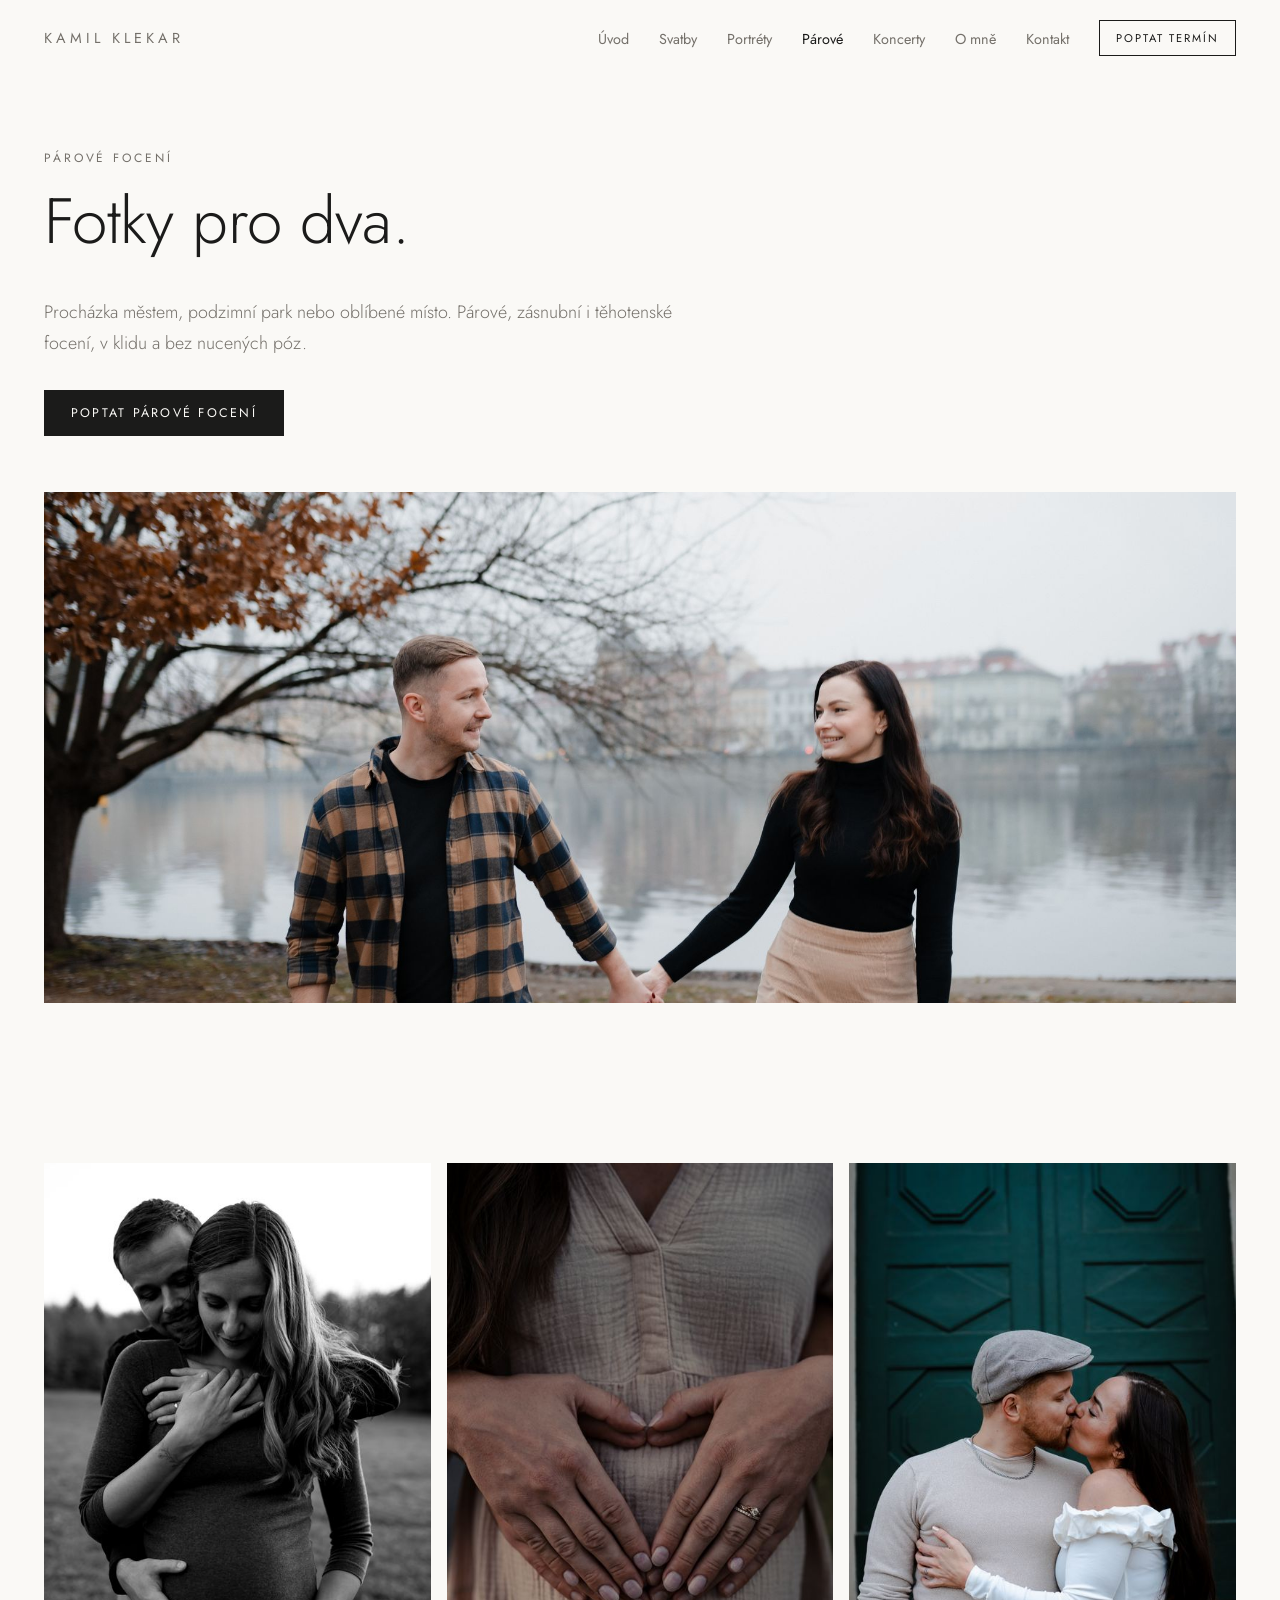
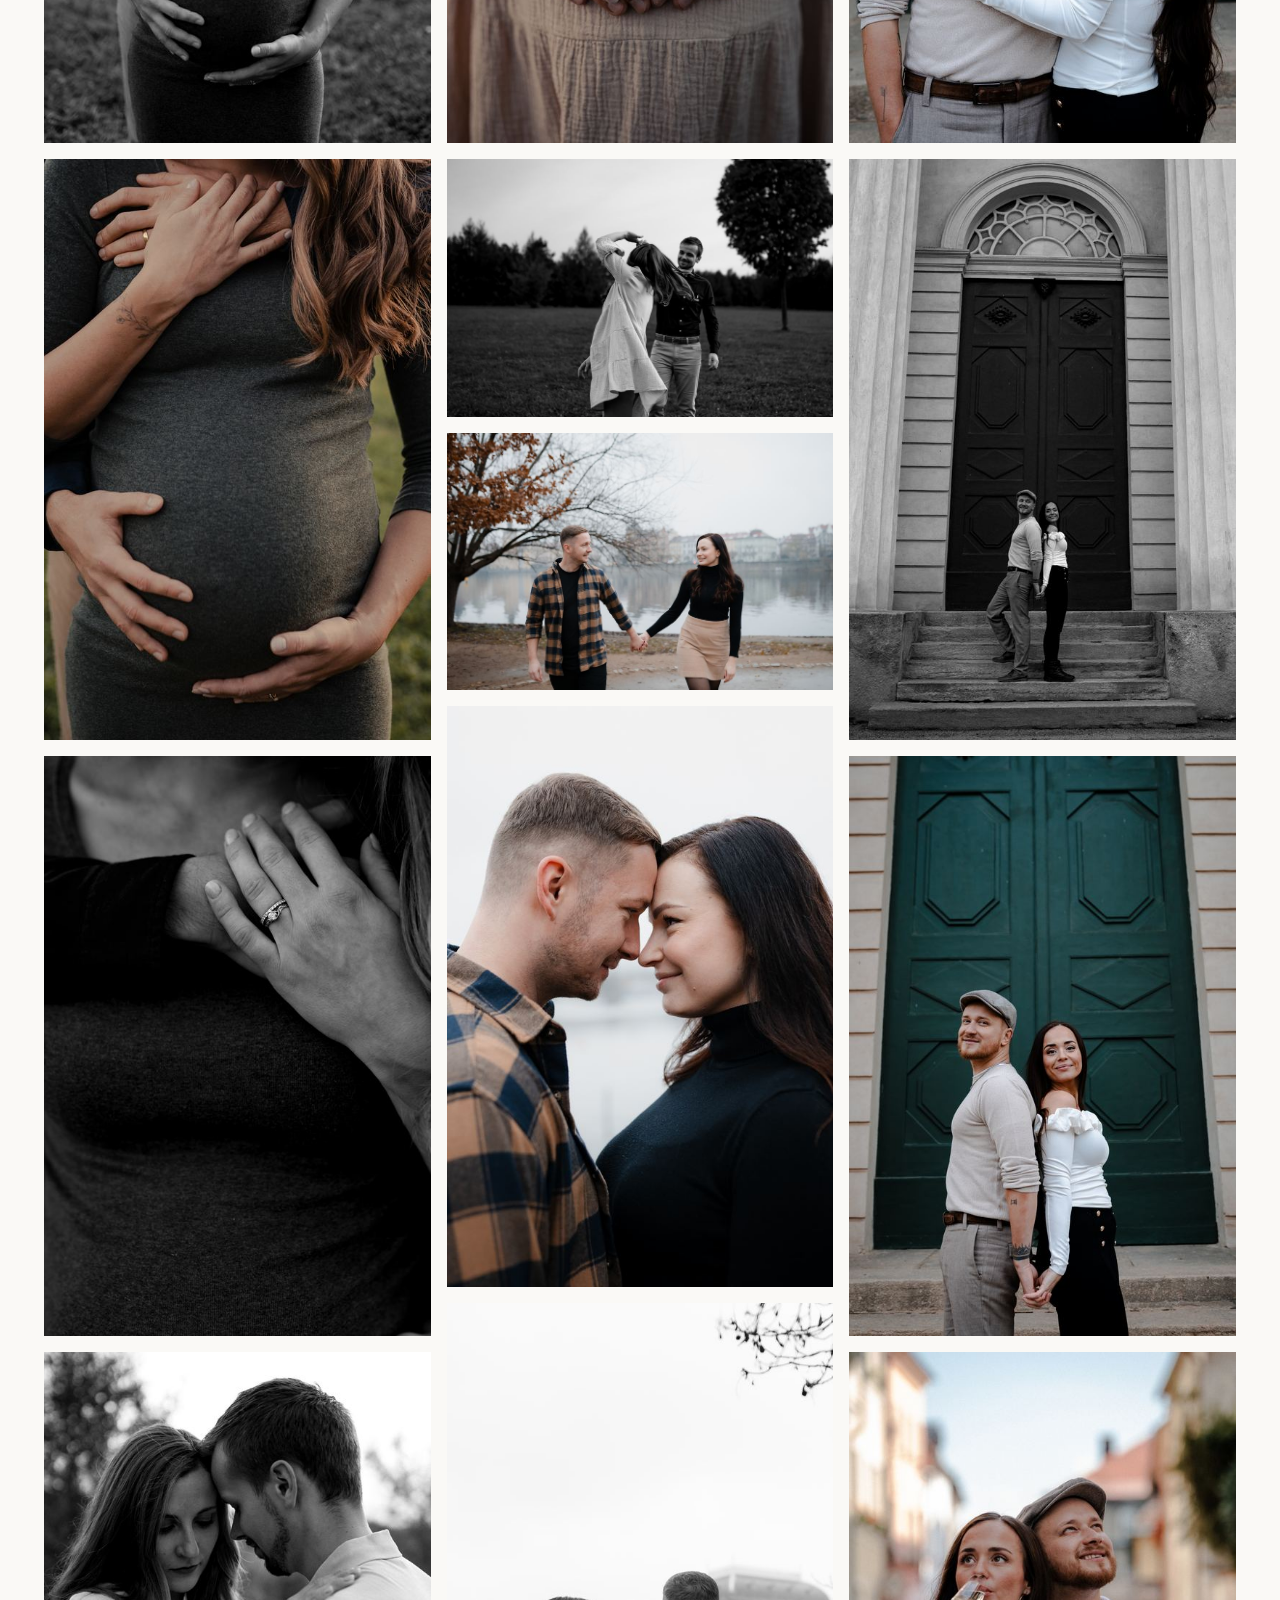
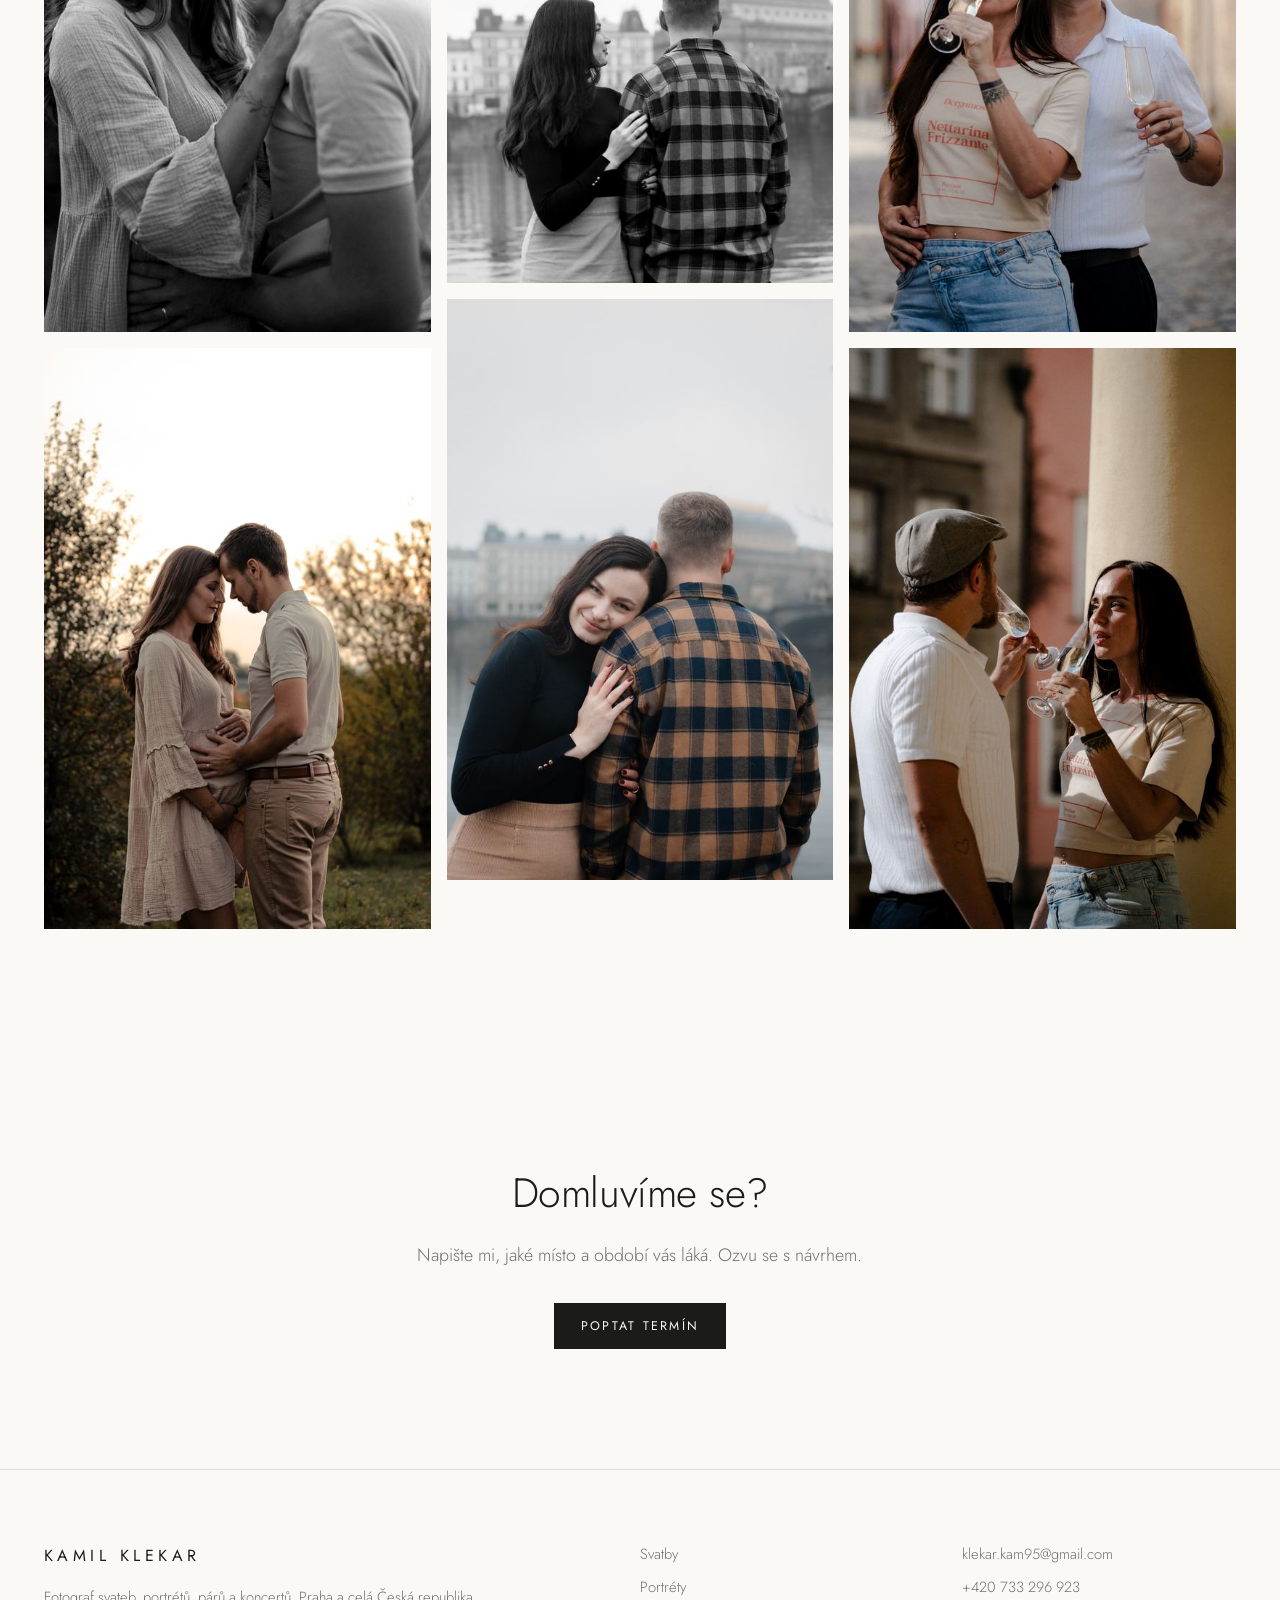
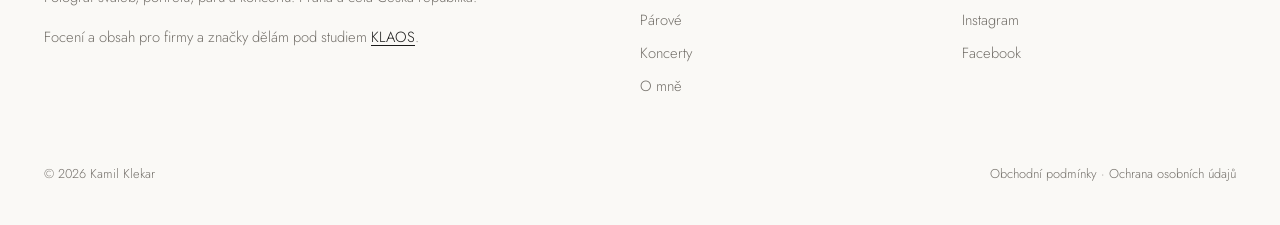
<file: pary.html>
<!doctype html>
<html lang="cs">
<head>
<meta charset="utf-8">
<meta name="viewport" content="width=device-width, initial-scale=1">
<title>Párové focení | Kamil Klekar</title>
<meta name="description" content="Párové, zásnubní i těhotenské focení venku i ve městě. Přirozené fotky pro dva. Kamil Klekar, Praha a celá ČR.">
<meta property="og:title" content="Párové focení | Kamil Klekar">
<meta property="og:description" content="Párové, zásnubní i těhotenské focení venku i ve městě. Přirozené fotky pro dva. Kamil Klekar, Praha a celá ČR.">
<meta property="og:type" content="website">
<meta property="og:image" content="img/portrety/portrety-13.jpg">
<link rel="stylesheet" href="assets/fonts.css">
<link rel="stylesheet" href="assets/style.css">
<link rel="preload" as="image" href="img/portrety/portrety-13.jpg">
</head>
<body>
<a class="skip" href="#obsah">Přeskočit na obsah</a>
<header class="site-header">
  <div class="wrap nav">
    <a class="logo" href="index.html">Kamil Klekar</a>
    <button class="menu-btn" aria-expanded="false" aria-controls="menu">Menu</button>
    <ul id="menu">
<li><a href="index.html">Úvod</a></li>
<li><a href="svatby.html">Svatby</a></li>
<li><a href="portrety.html">Portréty</a></li>
<li><a href="pary.html" aria-current="page">Párové</a></li>
<li><a href="koncerty.html">Koncerty</a></li>
<li><a href="o-mne.html">O mně</a></li>
<li><a href="kontakt.html">Kontakt</a></li>
      <li><a class="btn small" href="kontakt.html">Poptat termín</a></li>
    </ul>
  </div>
</header>
<main id="obsah">
<section class="page-head">
  <div class="wrap"><div class="hero-text">
    <p class="eyebrow">Párové focení</p>
    <h1>Fotky pro dva.</h1>
    <p class="lead">Procházka městem, podzimní park nebo oblíbené místo. Párové, zásnubní i těhotenské focení, v klidu a bez nucených póz.</p>
    <div class="actions"><a class="btn solid" href="kontakt.html?typ=Párové focení">Poptat párové focení</a></div>
  </div></div>
  <div class="wrap wide"><img src="img/portrety/portrety-13.jpg" alt="" fetchpriority="high" style="object-position:center"></div>
</section>
<section>
  <div class="wrap">
    <div class="gallery">
<a href="img/portrety/portrety-06.jpg"><img src="img/portrety/portrety-06-sm.jpg" width="533" height="800" loading="lazy" decoding="async" alt="Těhotenské focení"></a>
<a href="img/portrety/portrety-07.jpg"><img src="img/portrety/portrety-07-sm.jpg" width="533" height="800" loading="lazy" decoding="async" alt="Těhotenské focení"></a>
<a href="img/portrety/portrety-08.jpg"><img src="img/portrety/portrety-08-sm.jpg" width="533" height="800" loading="lazy" decoding="async" alt="Těhotenské focení"></a>
<a href="img/portrety/portrety-09.jpg"><img src="img/portrety/portrety-09-sm.jpg" width="533" height="800" loading="lazy" decoding="async" alt="Těhotenské focení"></a>
<a href="img/portrety/portrety-10.jpg"><img src="img/portrety/portrety-10-sm.jpg" width="533" height="800" loading="lazy" decoding="async" alt="Těhotenské focení"></a>
<a href="img/portrety/portrety-11.jpg"><img src="img/portrety/portrety-11-sm.jpg" width="533" height="800" loading="lazy" decoding="async" alt="Těhotenské focení"></a>
<a href="img/portrety/portrety-12.jpg"><img src="img/portrety/portrety-12-sm.jpg" width="800" height="533" loading="lazy" decoding="async" alt="Párové focení"></a>
<a href="img/portrety/portrety-13.jpg"><img src="img/portrety/portrety-13-sm.jpg" width="800" height="533" loading="lazy" decoding="async" alt="Párové focení"></a>
<a href="img/portrety/portrety-14.jpg"><img src="img/portrety/portrety-14-sm.jpg" width="533" height="800" loading="lazy" decoding="async" alt="Párové focení"></a>
<a href="img/portrety/portrety-15.jpg"><img src="img/portrety/portrety-15-sm.jpg" width="533" height="800" loading="lazy" decoding="async" alt="Párové focení"></a>
<a href="img/portrety/portrety-16.jpg"><img src="img/portrety/portrety-16-sm.jpg" width="533" height="800" loading="lazy" decoding="async" alt="Párové focení"></a>
<a href="img/portrety/portrety-25.jpg"><img src="img/portrety/portrety-25-sm.jpg" width="533" height="800" loading="lazy" decoding="async" alt="Párové focení"></a>
<a href="img/portrety/portrety-26.jpg"><img src="img/portrety/portrety-26-sm.jpg" width="533" height="800" loading="lazy" decoding="async" alt="Párové focení"></a>
<a href="img/portrety/portrety-27.jpg"><img src="img/portrety/portrety-27-sm.jpg" width="533" height="800" loading="lazy" decoding="async" alt="Párové focení"></a>
<a href="img/portrety/portrety-33.jpg"><img src="img/portrety/portrety-33-sm.jpg" width="533" height="800" loading="lazy" decoding="async" alt="Párové focení"></a>
<a href="img/portrety/portrety-34.jpg"><img src="img/portrety/portrety-34-sm.jpg" width="533" height="800" loading="lazy" decoding="async" alt="Párové focení"></a>
</div>
  </div>
</section>
<section class="center">
  <div class="wrap">
    <h2>Domluvíme se?</h2>
    <p class="lead">Napište mi, jaké místo a období vás láká. Ozvu se s návrhem.</p>
    <div class="actions" style="justify-content:center"><a class="btn solid" href="kontakt.html?typ=Párové focení">Poptat termín</a></div>
  </div>
</section>
</main>
<footer>
  <div class="wrap">
    <div class="foot">
      <div>
        <a class="logo" href="index.html">Kamil Klekar</a>
        <p>Fotograf svateb, portrétů, párů a koncertů. Praha a celá Česká republika.</p>
        <p class="klaos">Focení a obsah pro firmy a značky dělám pod studiem <a href="https://klaos.cz" rel="noopener">KLAOS</a>.</p>
      </div>
      <ul>
        <li><a href="svatby.html">Svatby</a></li>
        <li><a href="portrety.html">Portréty</a></li>
        <li><a href="pary.html">Párové</a></li>
        <li><a href="koncerty.html">Koncerty</a></li>
        <li><a href="o-mne.html">O mně</a></li>
      </ul>
      <ul>
        <li><a href="mailto:klekar.kam95@gmail.com">klekar.kam95@gmail.com</a></li>
        <li><a href="tel:+420733296923">+420 733 296 923</a></li>
        <li><a href="https://www.instagram.com/klekark/" rel="noopener">Instagram</a></li>
        <li><a href="https://www.facebook.com/kklekar" rel="noopener">Facebook</a></li>
      </ul>
    </div>
    <div class="legal">
      <span>© 2026 Kamil Klekar</span>
      <span><a href="obchodni-podminky.html">Obchodní podmínky</a> · <a href="ochrana-osobnich-udaju.html">Ochrana osobních údajů</a></span>
    </div>
  </div>
</footer>
<script src="assets/site.js" defer></script>
</body>
</html>
</file>
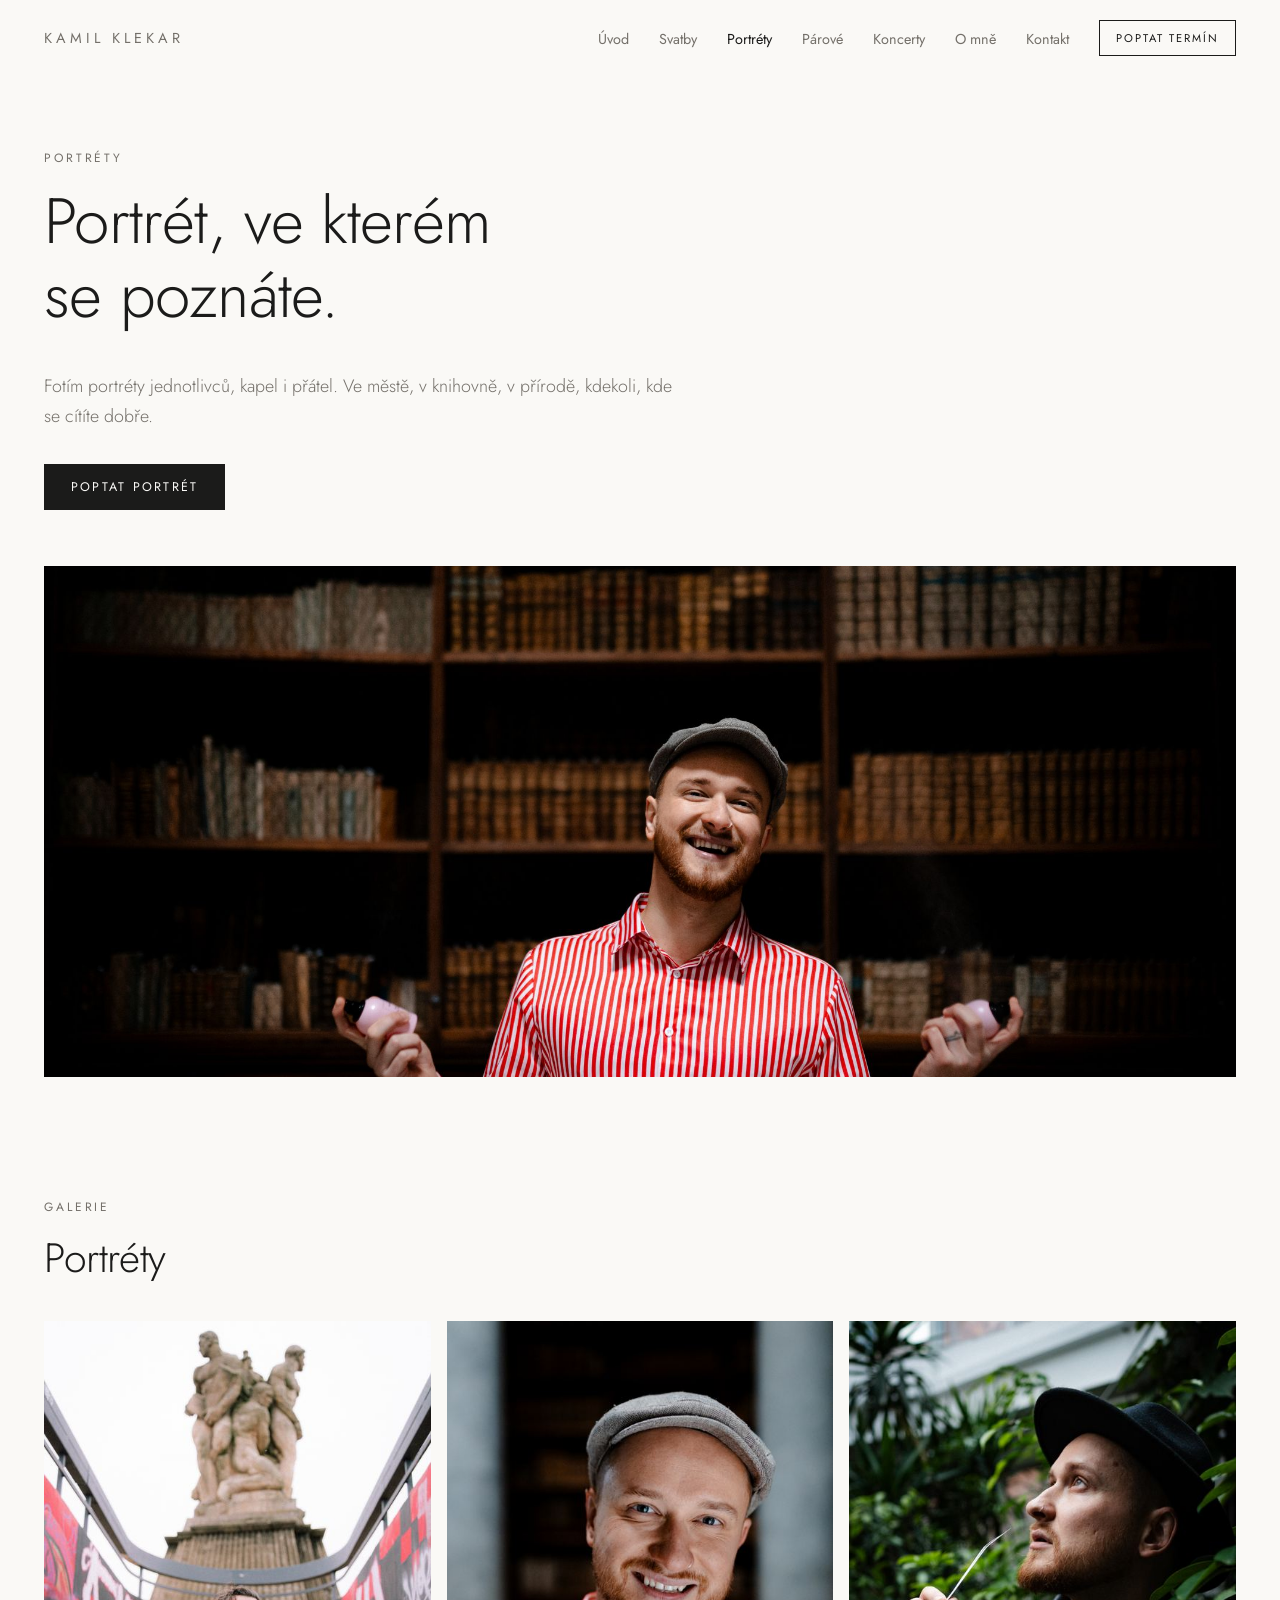
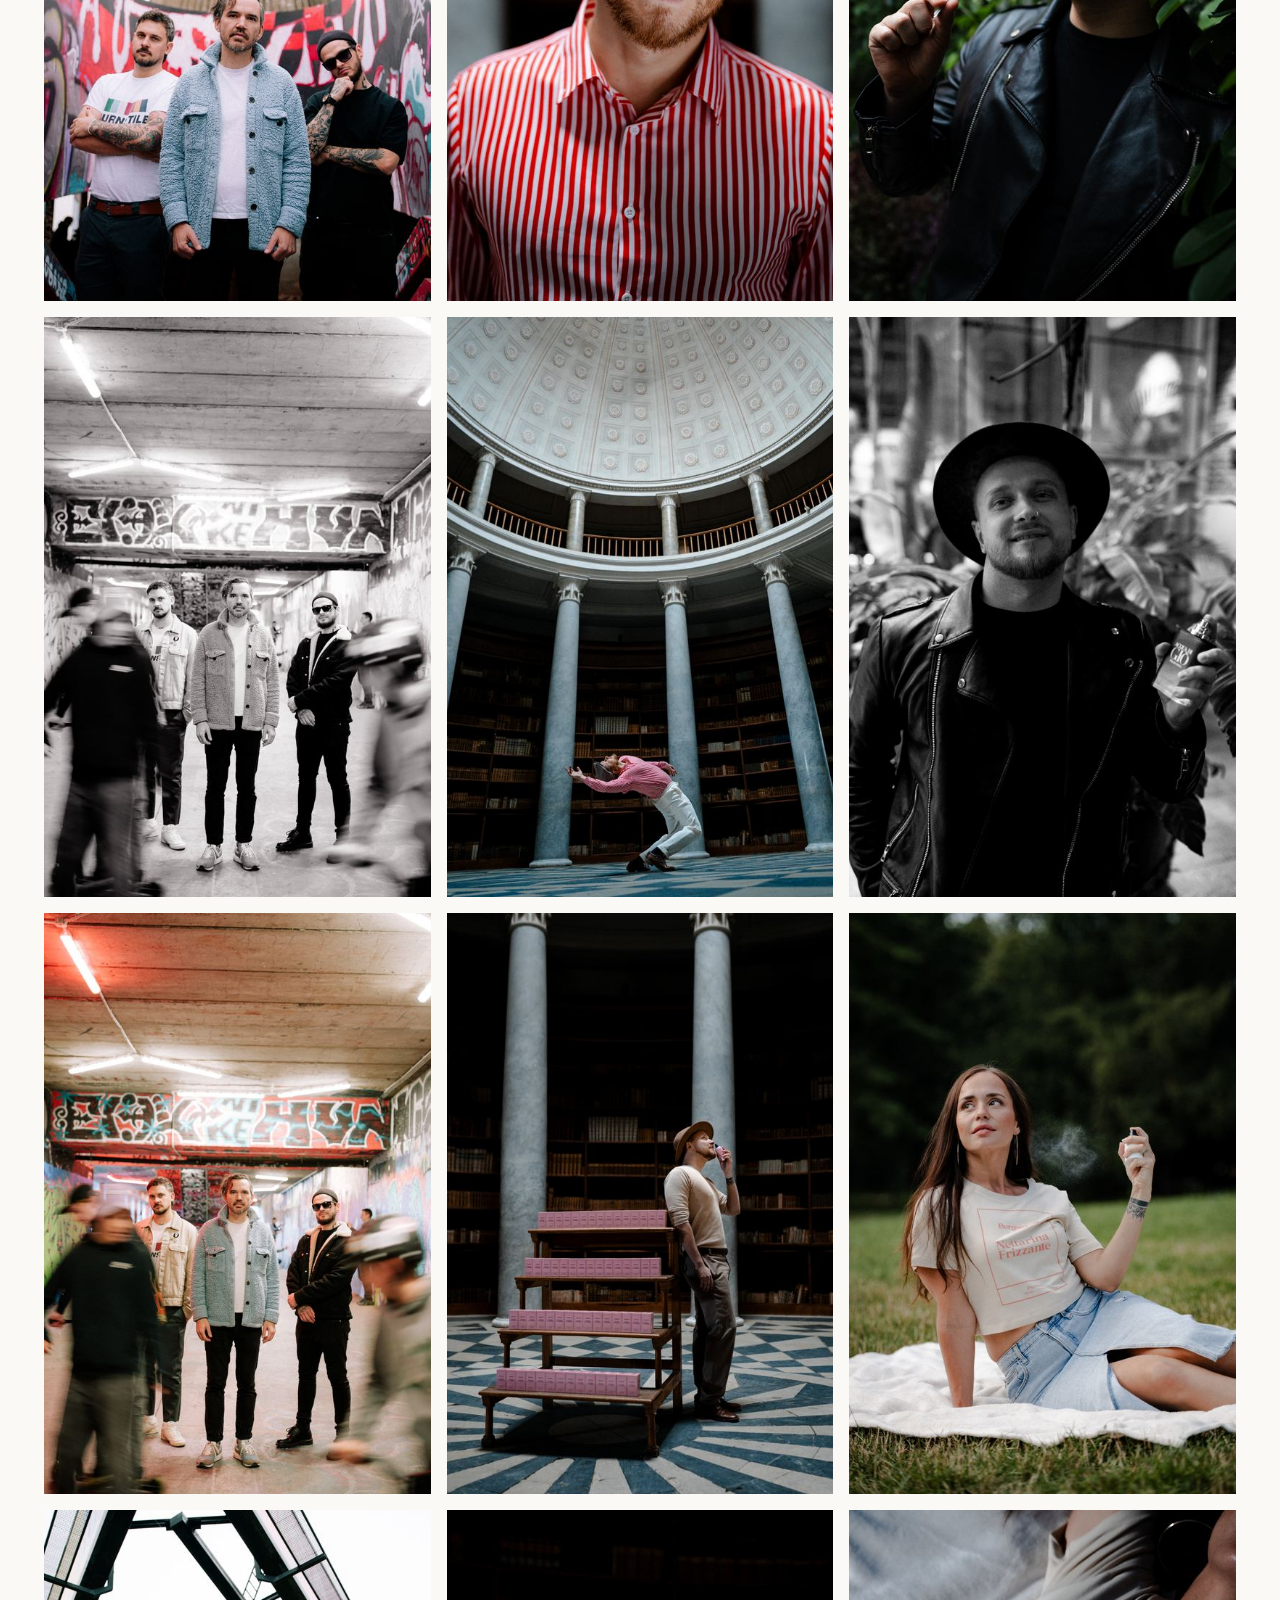
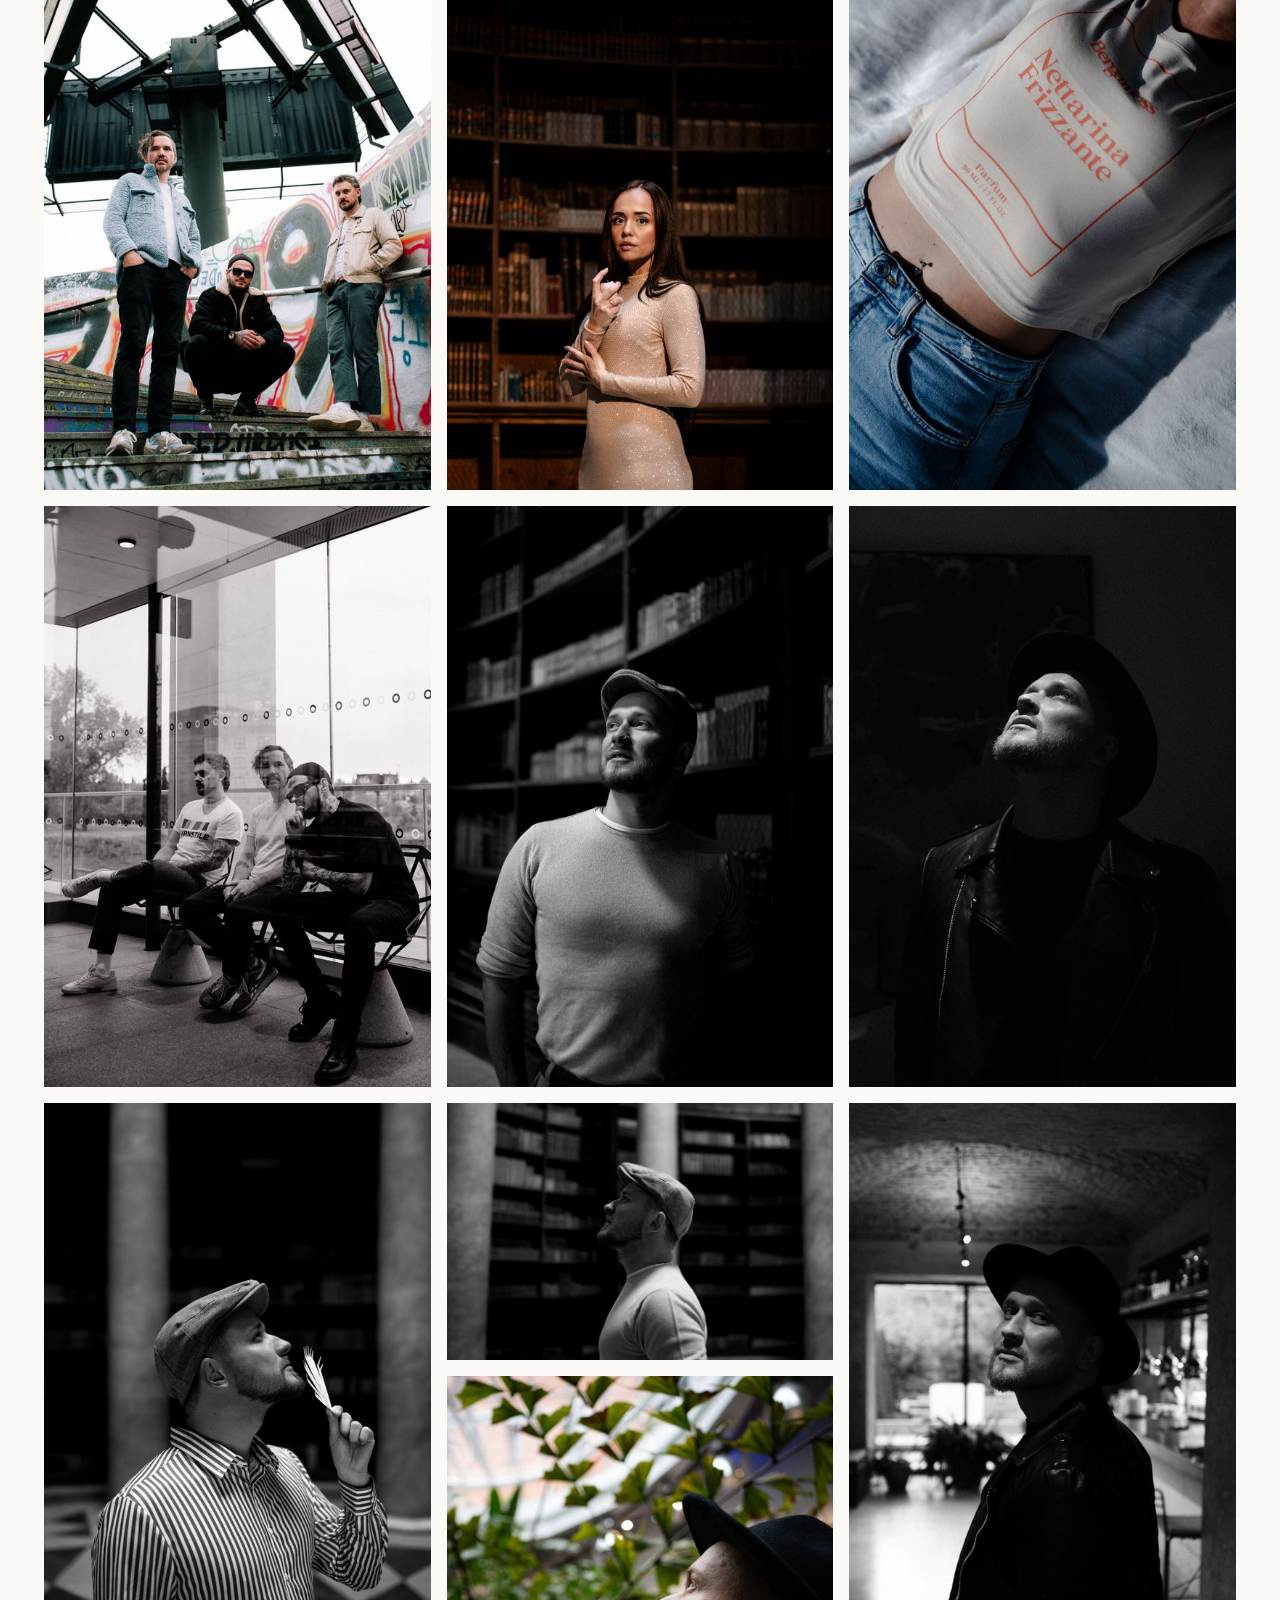
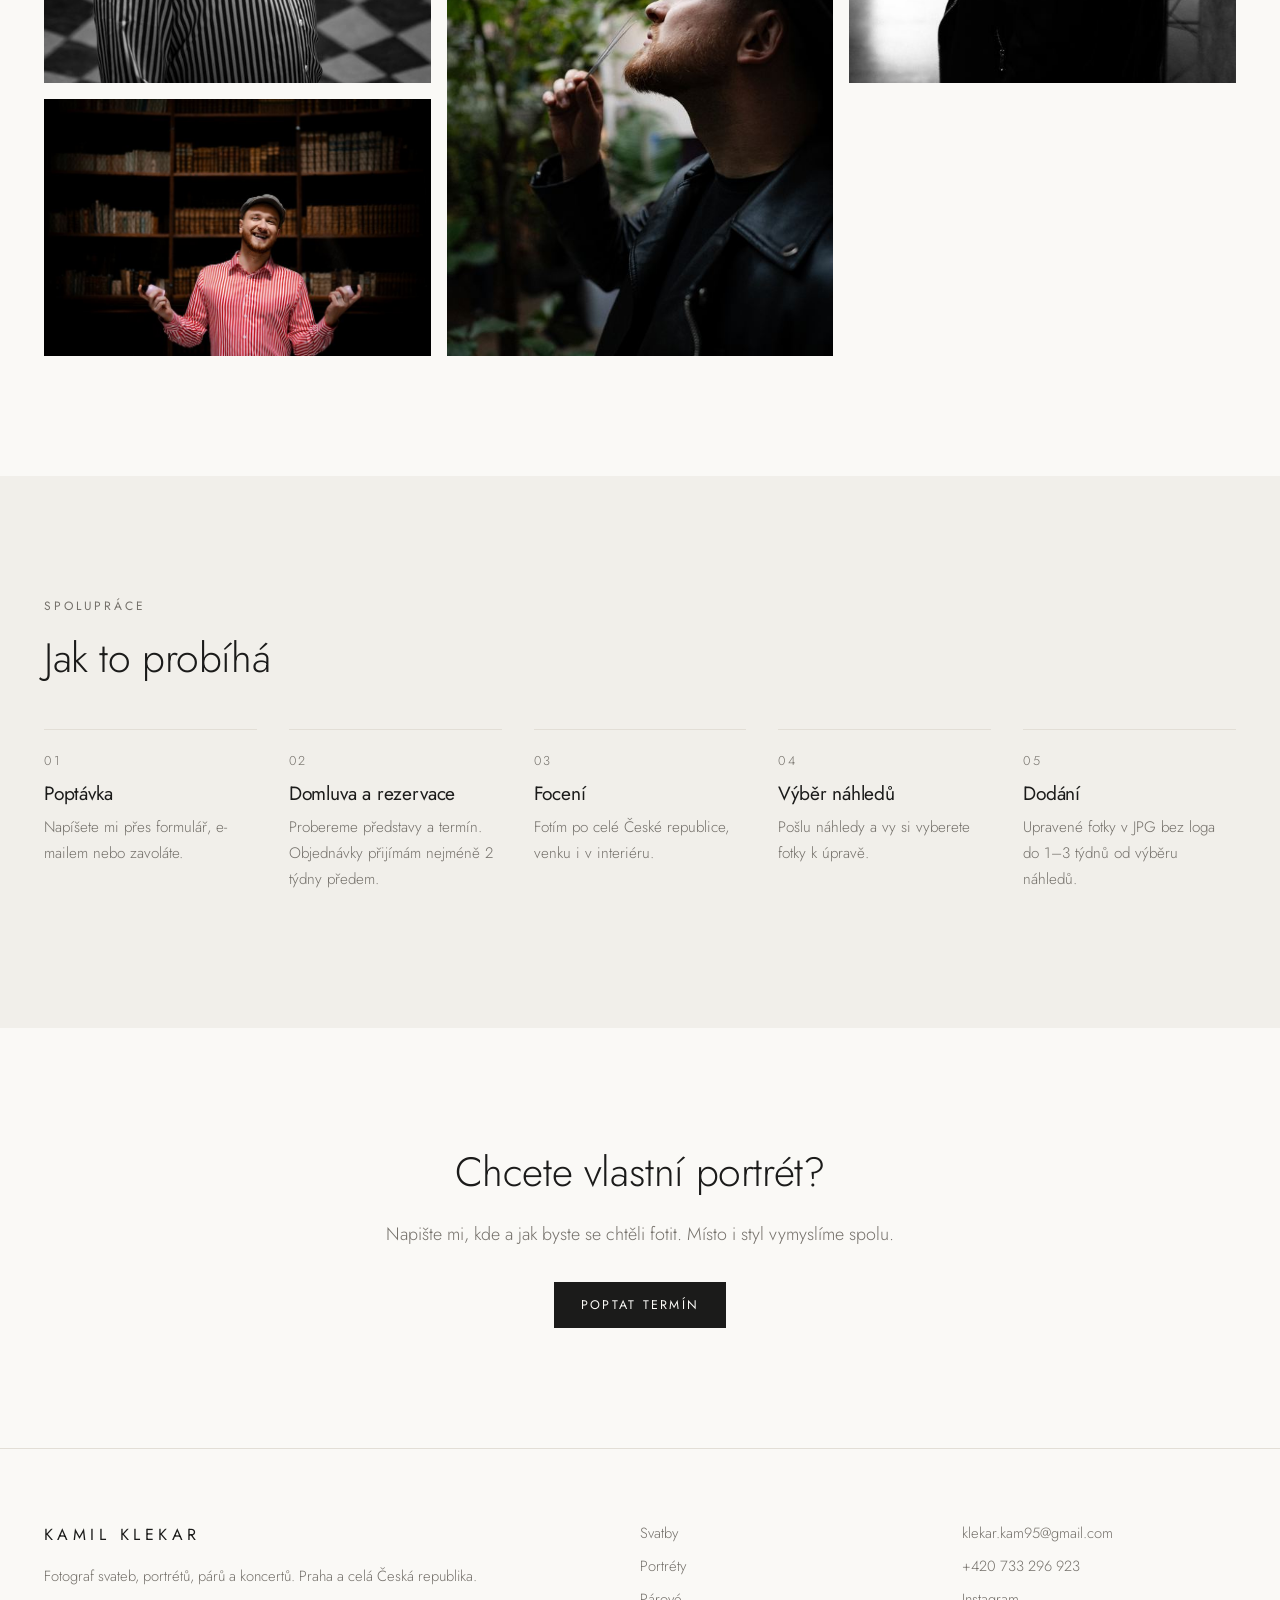
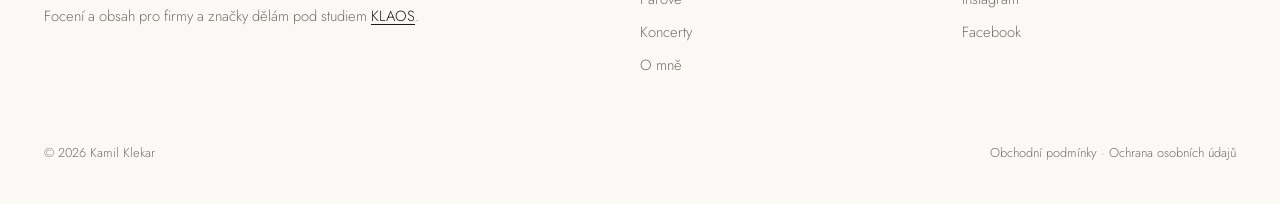
<file: portrety.html>
<!doctype html>
<html lang="cs">
<head>
<meta charset="utf-8">
<meta name="viewport" content="width=device-width, initial-scale=1">
<title>Portrétní fotograf | Kamil Klekar</title>
<meta name="description" content="Portréty jednotlivců i skupin, v ateliéru města nebo v přírodě. Kamil Klekar, fotograf po celé ČR.">
<meta property="og:title" content="Portrétní fotograf | Kamil Klekar">
<meta property="og:description" content="Portréty jednotlivců i skupin, v ateliéru města nebo v přírodě. Kamil Klekar, fotograf po celé ČR.">
<meta property="og:type" content="website">
<meta property="og:image" content="img/portrety/portrety-18.jpg">
<link rel="stylesheet" href="assets/fonts.css">
<link rel="stylesheet" href="assets/style.css">
<link rel="preload" as="image" href="img/portrety/portrety-18.jpg">
</head>
<body>
<a class="skip" href="#obsah">Přeskočit na obsah</a>
<header class="site-header">
  <div class="wrap nav">
    <a class="logo" href="index.html">Kamil Klekar</a>
    <button class="menu-btn" aria-expanded="false" aria-controls="menu">Menu</button>
    <ul id="menu">
<li><a href="index.html">Úvod</a></li>
<li><a href="svatby.html">Svatby</a></li>
<li><a href="portrety.html" aria-current="page">Portréty</a></li>
<li><a href="pary.html">Párové</a></li>
<li><a href="koncerty.html">Koncerty</a></li>
<li><a href="o-mne.html">O mně</a></li>
<li><a href="kontakt.html">Kontakt</a></li>
      <li><a class="btn small" href="kontakt.html">Poptat termín</a></li>
    </ul>
  </div>
</header>
<main id="obsah">
<section class="page-head">
  <div class="wrap"><div class="hero-text">
    <p class="eyebrow">Portréty</p>
    <h1>Portrét, ve kterém<br>se poznáte.</h1>
    <p class="lead">Fotím portréty jednotlivců, kapel i přátel. Ve městě, v knihovně, v přírodě, kdekoli, kde se cítíte dobře.</p>
    <div class="actions"><a class="btn solid" href="kontakt.html?typ=Portrét">Poptat portrét</a></div>
  </div></div>
  <div class="wrap wide"><img src="img/portrety/portrety-18.jpg" alt="" fetchpriority="high" style="object-position:center"></div>
</section>
<section>
  <div class="wrap">
    <p class="eyebrow">Galerie</p>
    <h2>Portréty</h2>
    <div class="gallery">
<a href="img/portrety/portrety-01.jpg"><img src="img/portrety/portrety-01-sm.jpg" width="533" height="800" loading="lazy" decoding="async" alt="Skupinový portrét"></a>
<a href="img/portrety/portrety-02.jpg"><img src="img/portrety/portrety-02-sm.jpg" width="533" height="800" loading="lazy" decoding="async" alt="Skupinový portrét"></a>
<a href="img/portrety/portrety-03.jpg"><img src="img/portrety/portrety-03-sm.jpg" width="533" height="800" loading="lazy" decoding="async" alt="Skupinový portrét"></a>
<a href="img/portrety/portrety-04.jpg"><img src="img/portrety/portrety-04-sm.jpg" width="533" height="800" loading="lazy" decoding="async" alt="Skupinový portrét"></a>
<a href="img/portrety/portrety-05.jpg"><img src="img/portrety/portrety-05-sm.jpg" width="533" height="800" loading="lazy" decoding="async" alt="Skupinový portrét"></a>
<a href="img/portrety/portrety-17.jpg"><img src="img/portrety/portrety-17-sm.jpg" width="533" height="800" loading="lazy" decoding="async" alt="Portrét"></a>
<a href="img/portrety/portrety-18.jpg"><img src="img/portrety/portrety-18-sm.jpg" width="800" height="533" loading="lazy" decoding="async" alt="Portrét"></a>
<a href="img/portrety/portrety-19.jpg"><img src="img/portrety/portrety-19-sm.jpg" width="533" height="800" loading="lazy" decoding="async" alt="Portrét"></a>
<a href="img/portrety/portrety-20.jpg"><img src="img/portrety/portrety-20-sm.jpg" width="533" height="800" loading="lazy" decoding="async" alt="Portrét"></a>
<a href="img/portrety/portrety-21.jpg"><img src="img/portrety/portrety-21-sm.jpg" width="533" height="800" loading="lazy" decoding="async" alt="Portrét"></a>
<a href="img/portrety/portrety-22.jpg"><img src="img/portrety/portrety-22-sm.jpg" width="533" height="800" loading="lazy" decoding="async" alt="Portrét"></a>
<a href="img/portrety/portrety-23.jpg"><img src="img/portrety/portrety-23-sm.jpg" width="533" height="800" loading="lazy" decoding="async" alt="Portrét"></a>
<a href="img/portrety/portrety-24.jpg"><img src="img/portrety/portrety-24-sm.jpg" width="800" height="533" loading="lazy" decoding="async" alt="Portrét"></a>
<a href="img/portrety/portrety-28.jpg"><img src="img/portrety/portrety-28-sm.jpg" width="533" height="800" loading="lazy" decoding="async" alt="Portrét"></a>
<a href="img/portrety/portrety-29.jpg"><img src="img/portrety/portrety-29-sm.jpg" width="533" height="800" loading="lazy" decoding="async" alt="Portrét"></a>
<a href="img/portrety/portrety-30.jpg"><img src="img/portrety/portrety-30-sm.jpg" width="533" height="800" loading="lazy" decoding="async" alt="Portrét"></a>
<a href="img/portrety/portrety-31.jpg"><img src="img/portrety/portrety-31-sm.jpg" width="533" height="800" loading="lazy" decoding="async" alt="Portrét"></a>
<a href="img/portrety/portrety-32.jpg"><img src="img/portrety/portrety-32-sm.jpg" width="533" height="800" loading="lazy" decoding="async" alt="Portrét"></a>
<a href="img/portrety/portrety-35.jpg"><img src="img/portrety/portrety-35-sm.jpg" width="533" height="800" loading="lazy" decoding="async" alt="Portrét"></a>
<a href="img/portrety/portrety-36.jpg"><img src="img/portrety/portrety-36-sm.jpg" width="533" height="800" loading="lazy" decoding="async" alt="Portrét"></a>
</div>
  </div>
</section>
<section class="alt">
  <div class="wrap">
    <p class="eyebrow">Spolupráce</p>
    <h2>Jak to probíhá</h2>
    <ol class="steps">
  <li><h3>Poptávka</h3><p>Napíšete mi přes formulář, e-mailem nebo zavoláte.</p></li>
  <li><h3>Domluva a rezervace</h3><p>Probereme představy a termín. Objednávky přijímám nejméně 2 týdny předem.</p></li>
  <li><h3>Focení</h3><p>Fotím po celé České republice, venku i v interiéru.</p></li>
  <li><h3>Výběr náhledů</h3><p>Pošlu náhledy a vy si vyberete fotky k úpravě.</p></li>
  <li><h3>Dodání</h3><p>Upravené fotky v JPG bez loga do 1–3 týdnů od výběru náhledů.</p></li>
</ol>
  </div>
</section>
<section class="center">
  <div class="wrap">
    <h2>Chcete vlastní portrét?</h2>
    <p class="lead">Napište mi, kde a jak byste se chtěli fotit. Místo i styl vymyslíme spolu.</p>
    <div class="actions" style="justify-content:center"><a class="btn solid" href="kontakt.html?typ=Portrét">Poptat termín</a></div>
  </div>
</section>
</main>
<footer>
  <div class="wrap">
    <div class="foot">
      <div>
        <a class="logo" href="index.html">Kamil Klekar</a>
        <p>Fotograf svateb, portrétů, párů a koncertů. Praha a celá Česká republika.</p>
        <p class="klaos">Focení a obsah pro firmy a značky dělám pod studiem <a href="https://klaos.cz" rel="noopener">KLAOS</a>.</p>
      </div>
      <ul>
        <li><a href="svatby.html">Svatby</a></li>
        <li><a href="portrety.html">Portréty</a></li>
        <li><a href="pary.html">Párové</a></li>
        <li><a href="koncerty.html">Koncerty</a></li>
        <li><a href="o-mne.html">O mně</a></li>
      </ul>
      <ul>
        <li><a href="mailto:klekar.kam95@gmail.com">klekar.kam95@gmail.com</a></li>
        <li><a href="tel:+420733296923">+420 733 296 923</a></li>
        <li><a href="https://www.instagram.com/klekark/" rel="noopener">Instagram</a></li>
        <li><a href="https://www.facebook.com/kklekar" rel="noopener">Facebook</a></li>
      </ul>
    </div>
    <div class="legal">
      <span>© 2026 Kamil Klekar</span>
      <span><a href="obchodni-podminky.html">Obchodní podmínky</a> · <a href="ochrana-osobnich-udaju.html">Ochrana osobních údajů</a></span>
    </div>
  </div>
</footer>
<script src="assets/site.js" defer></script>
</body>
</html>
</file>
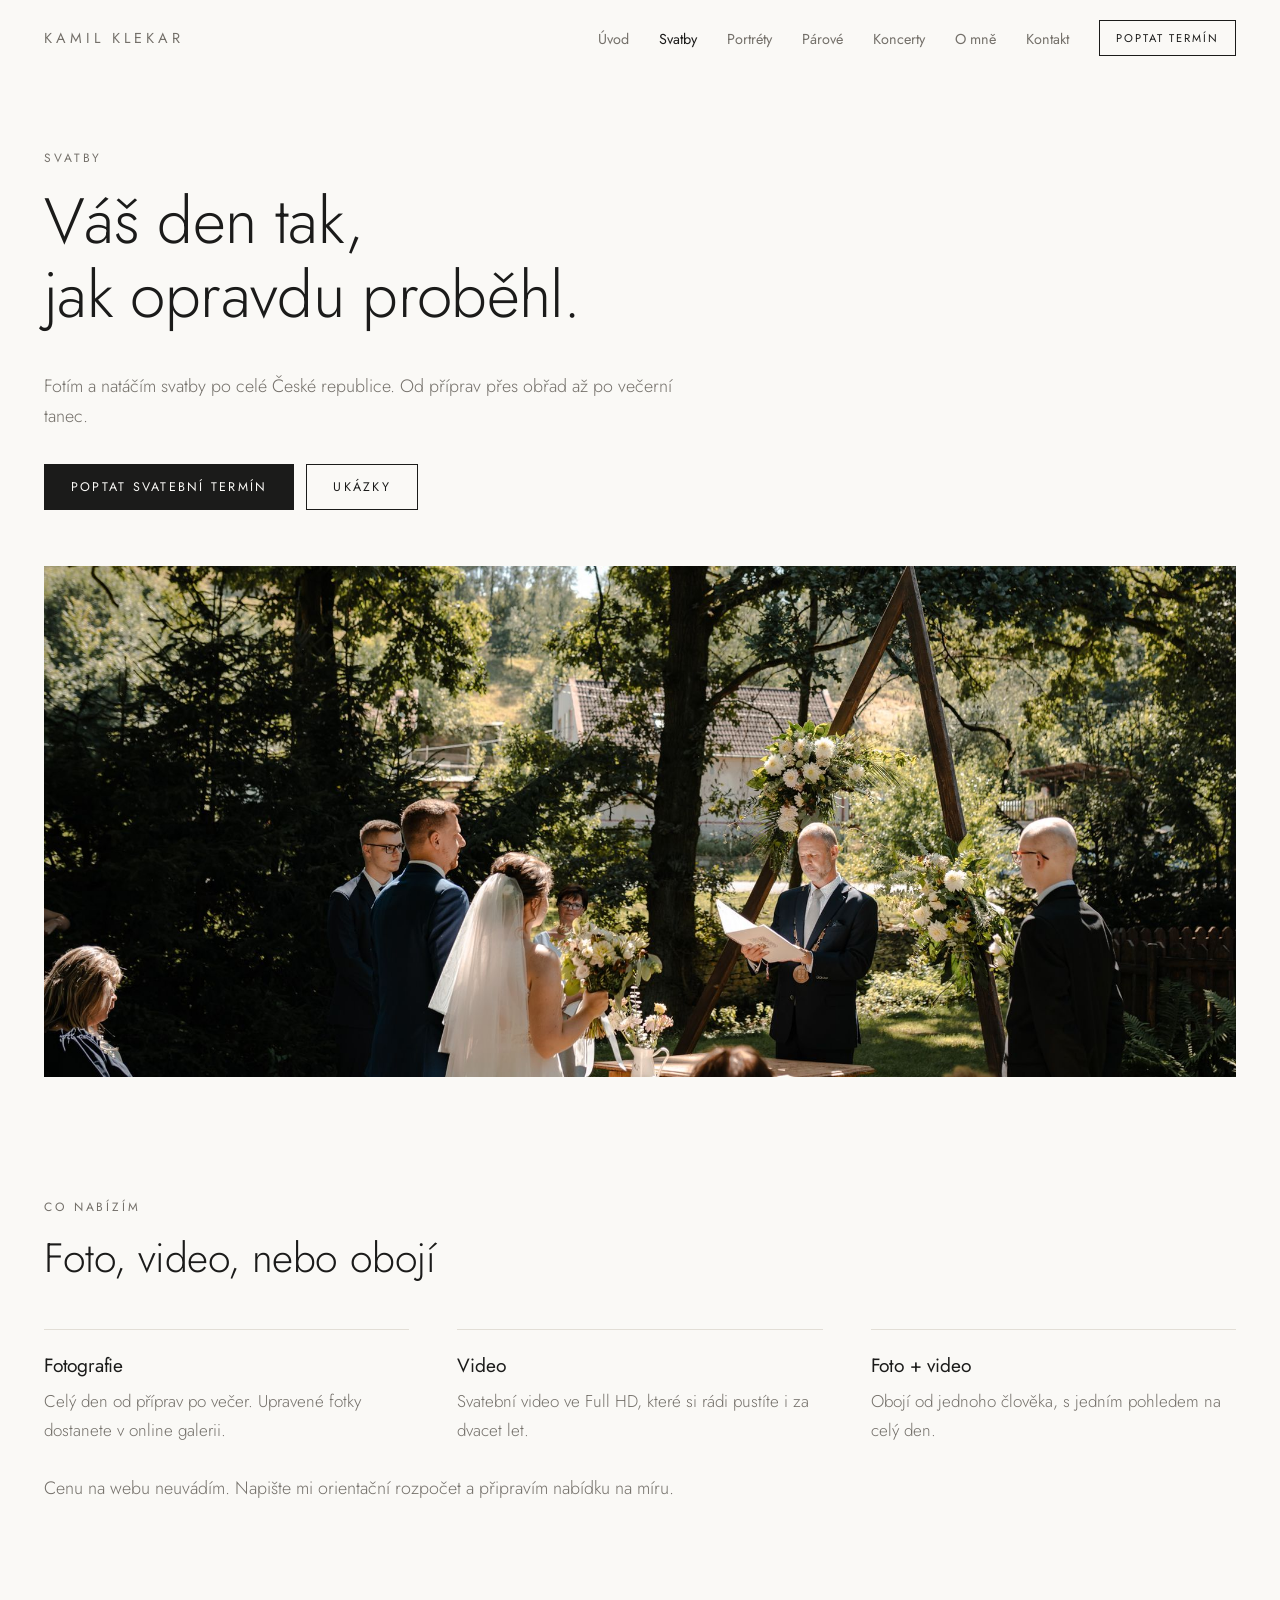
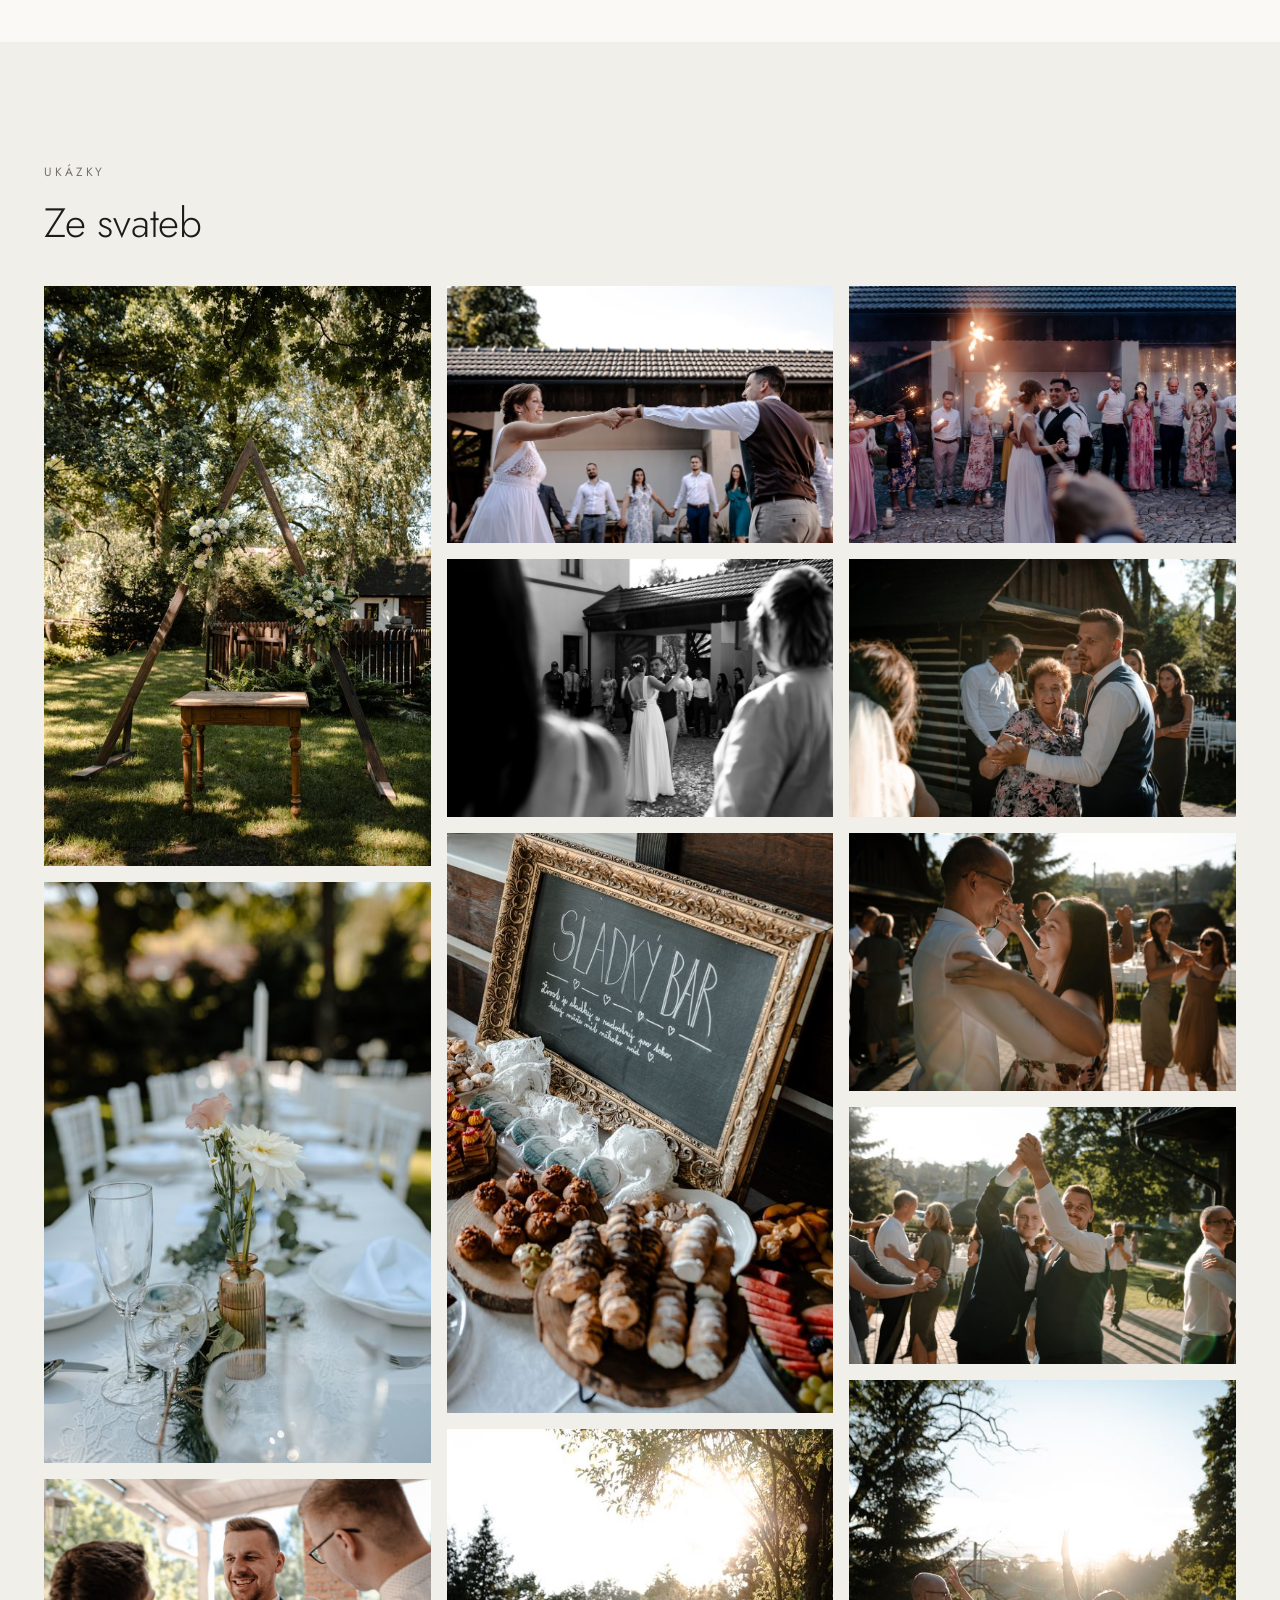
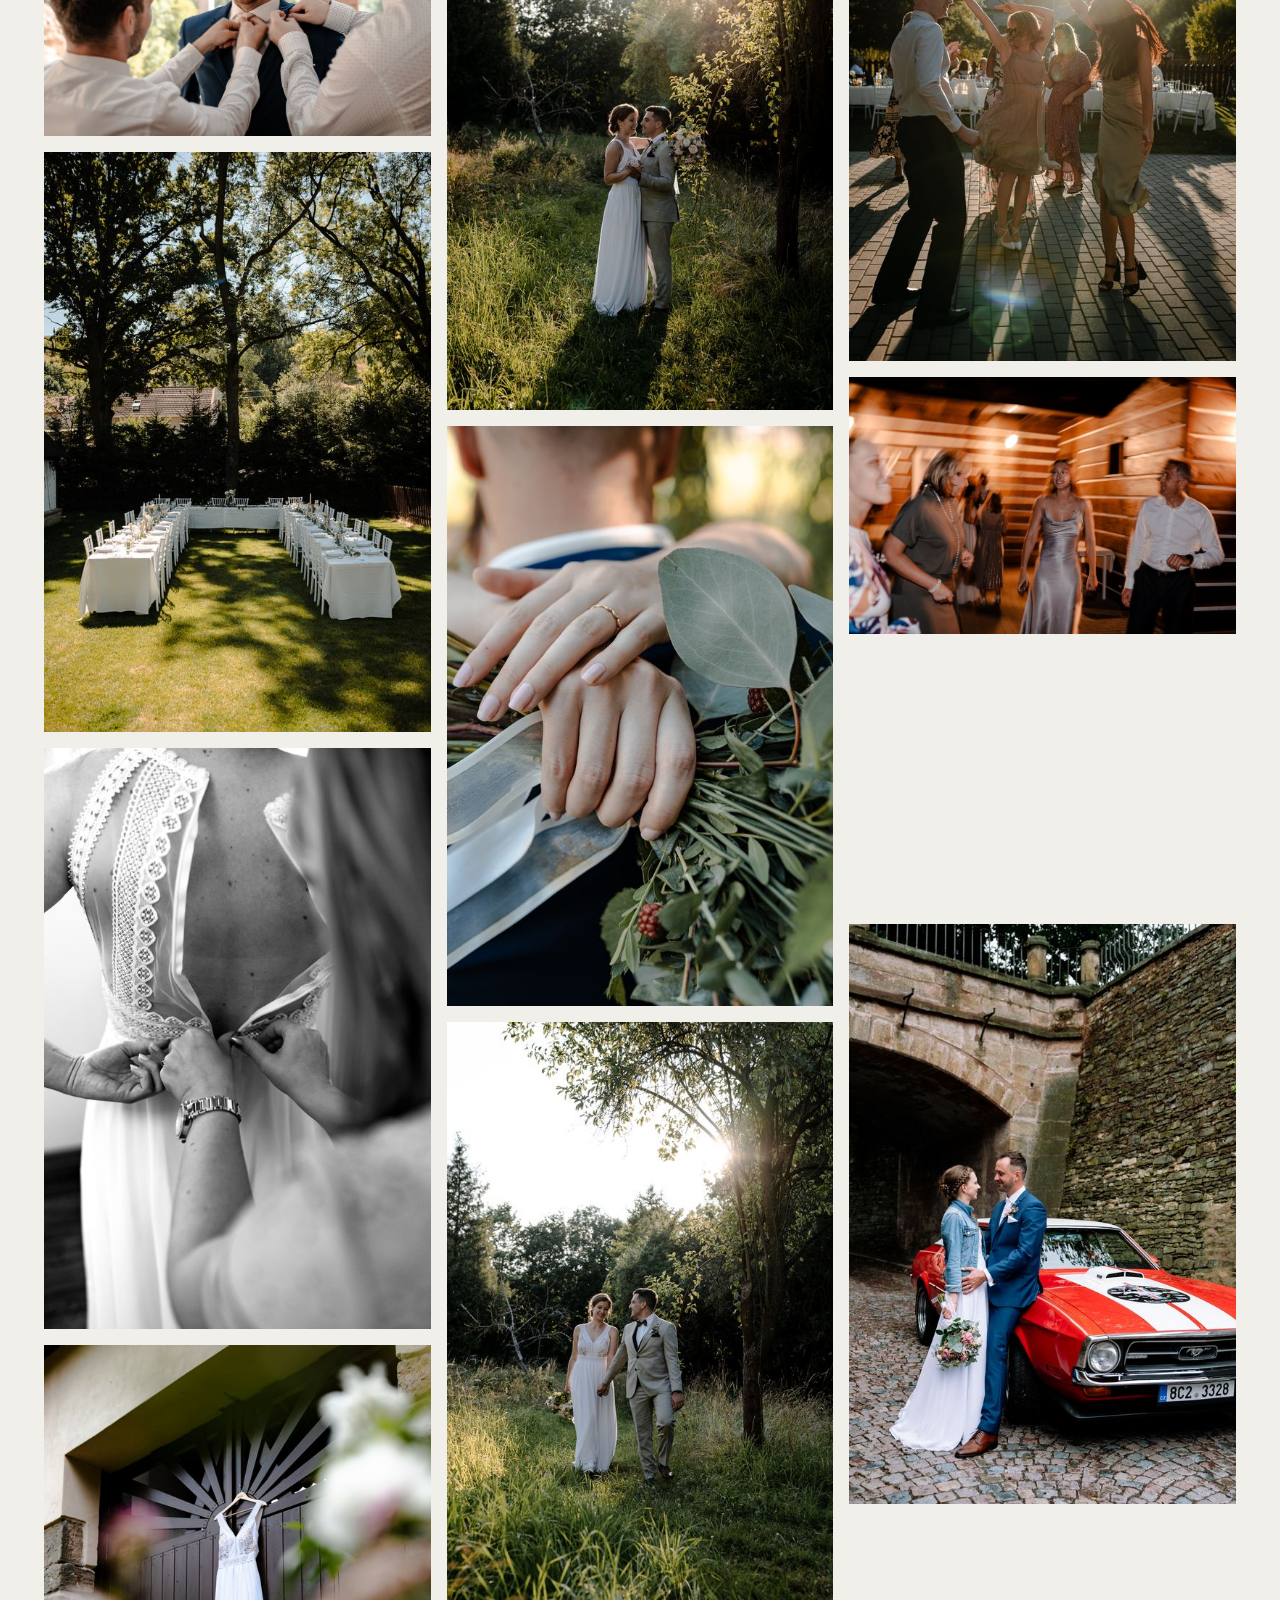
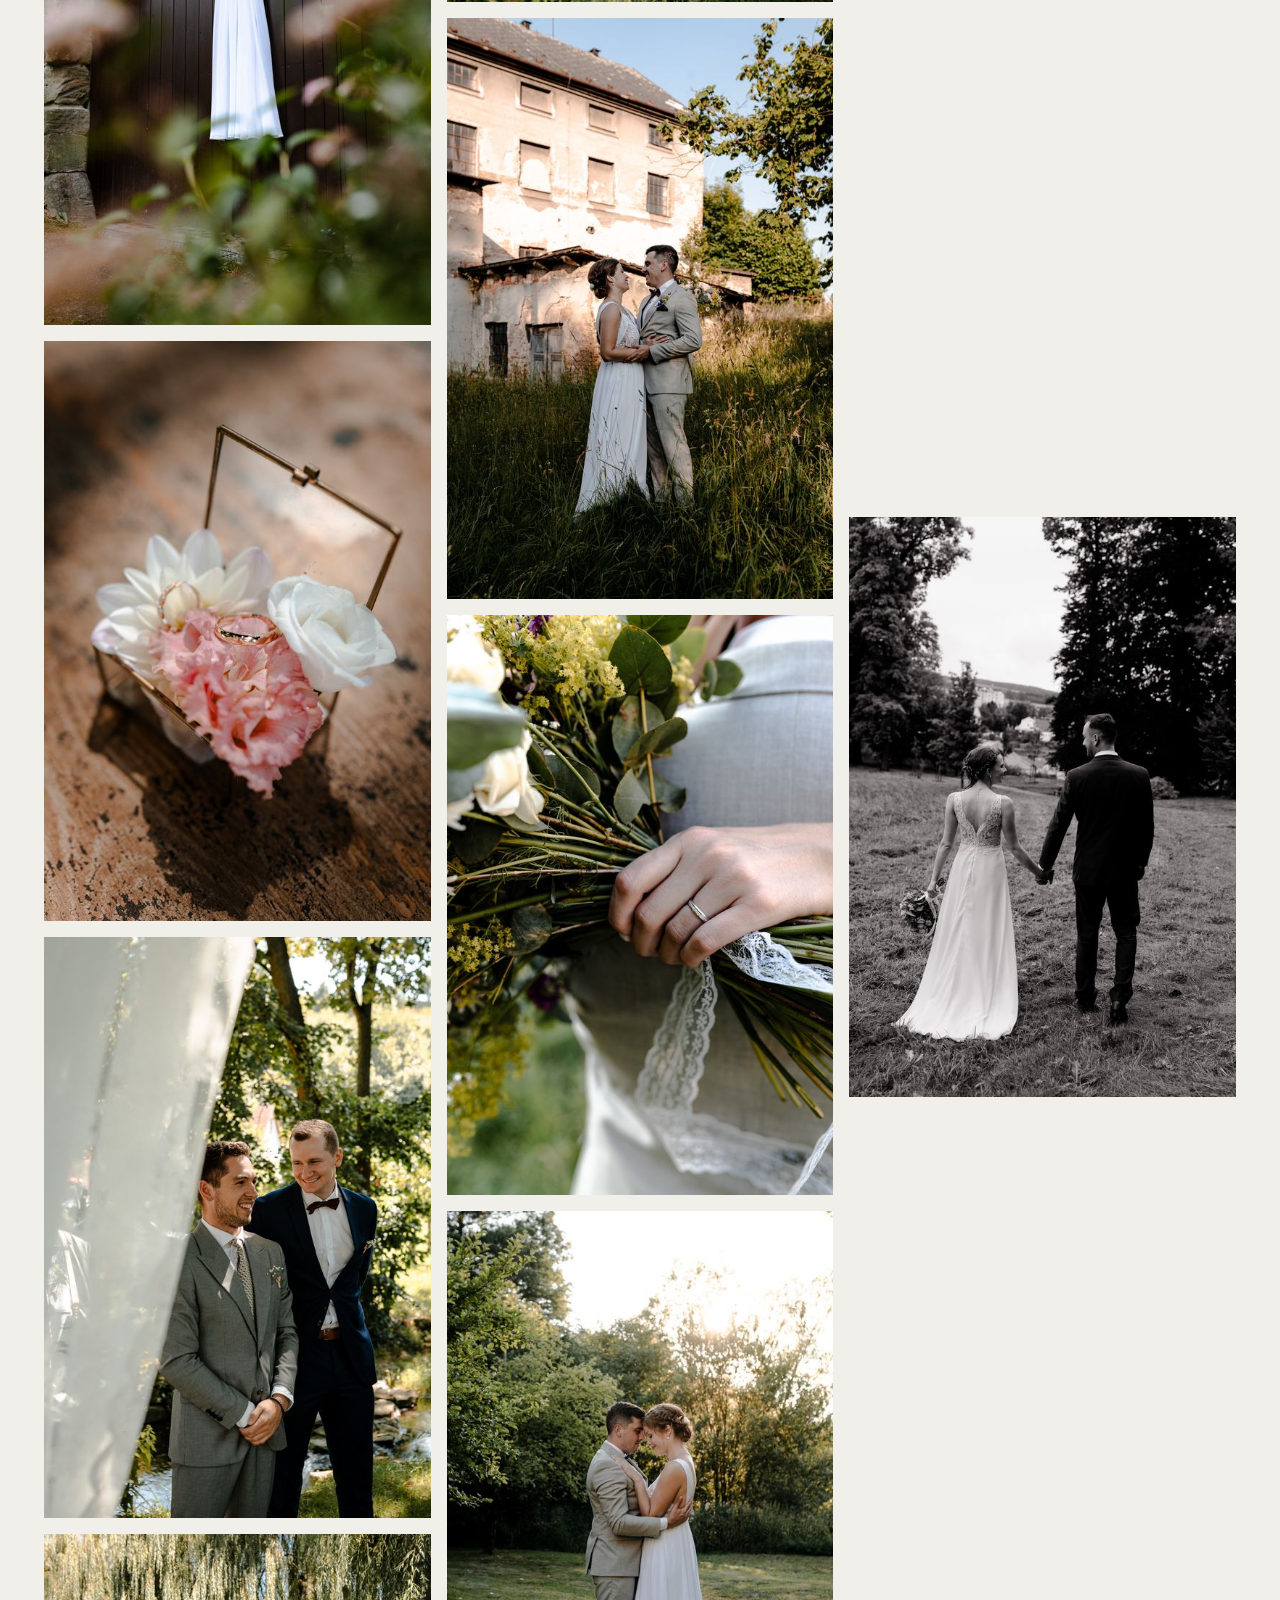
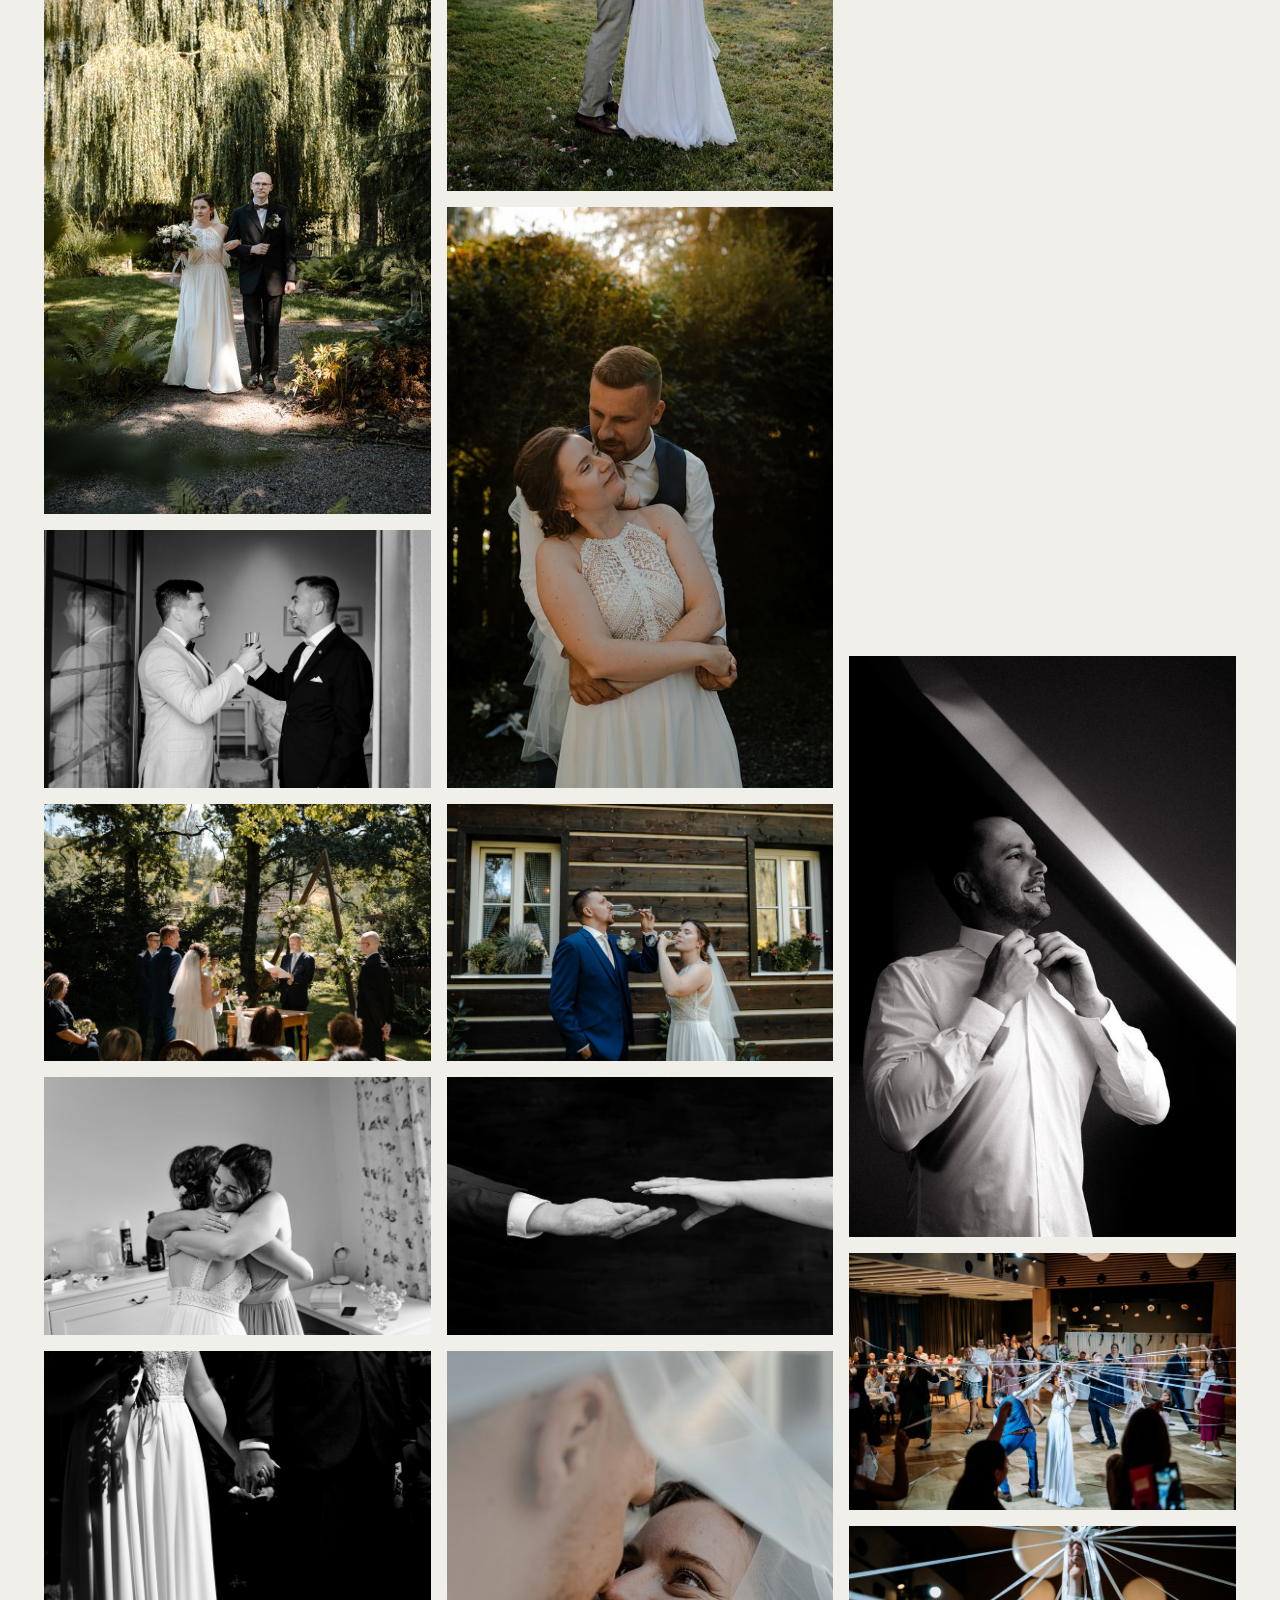
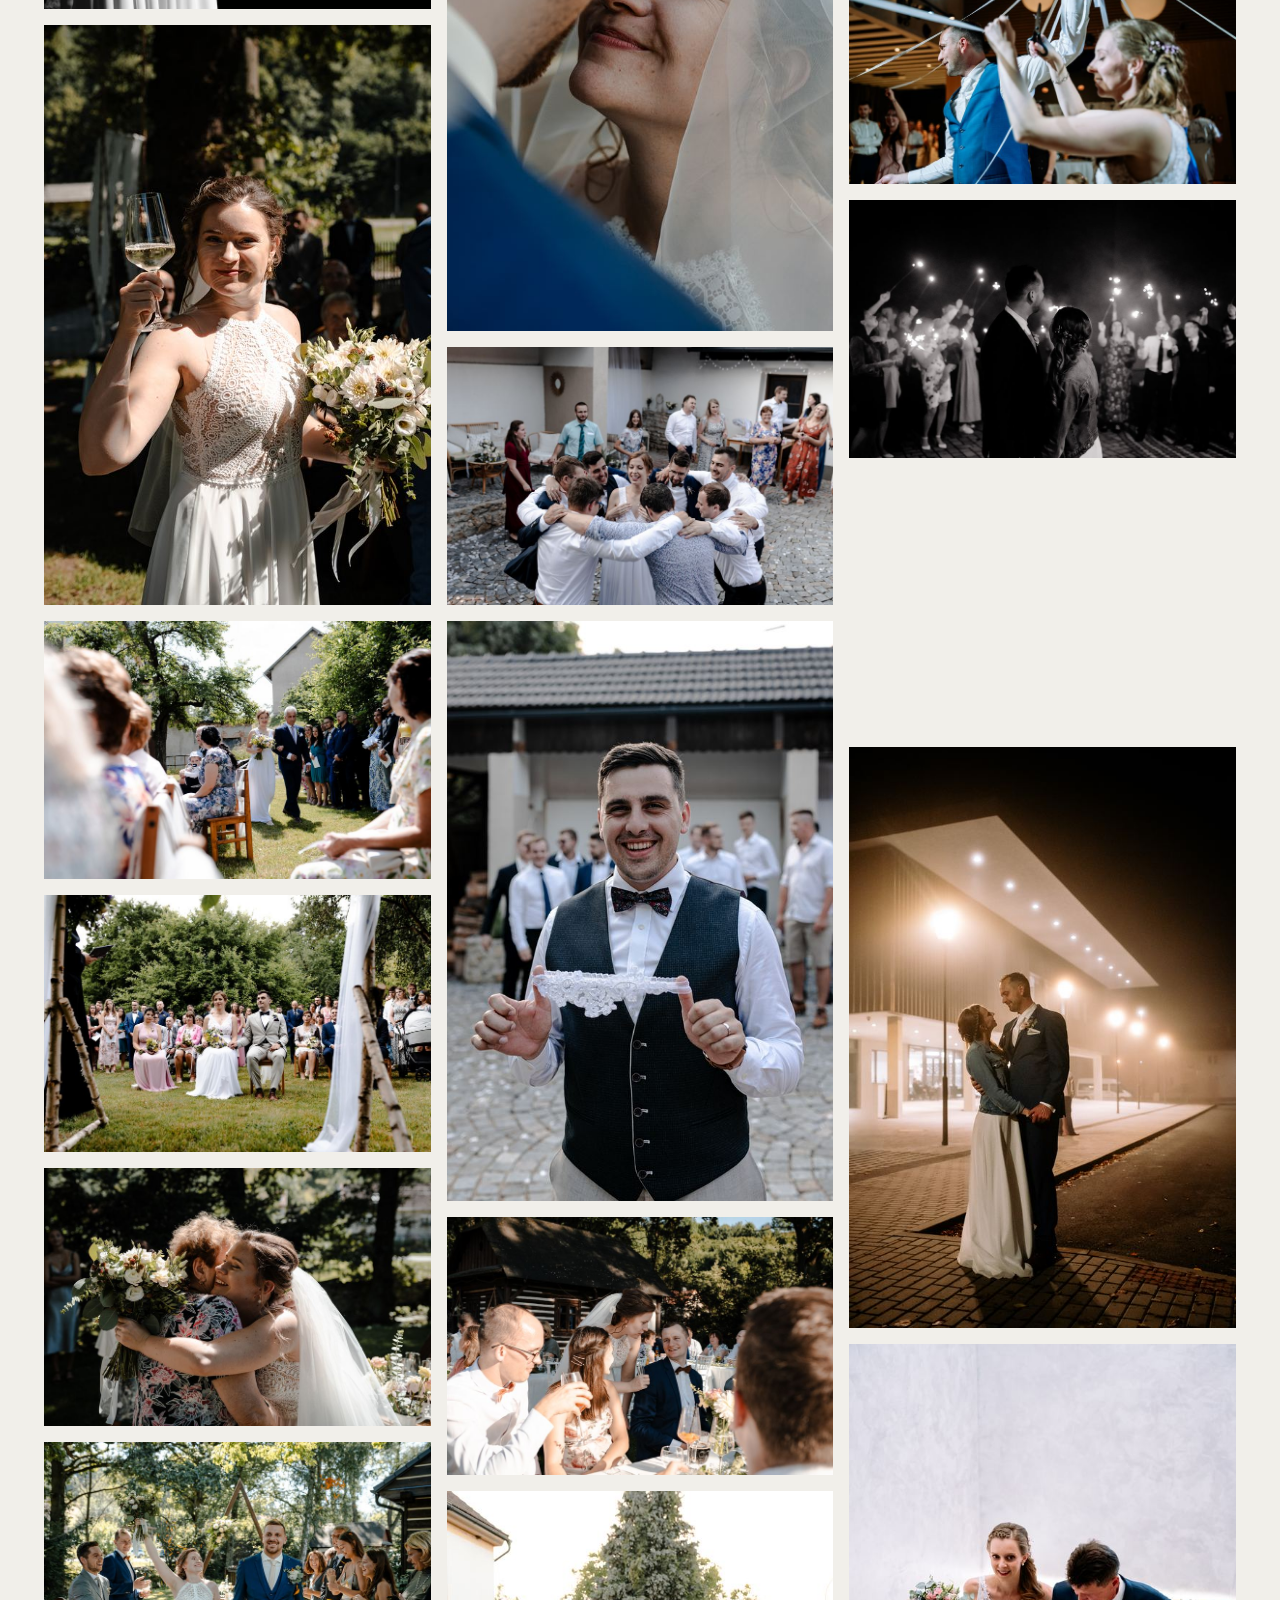
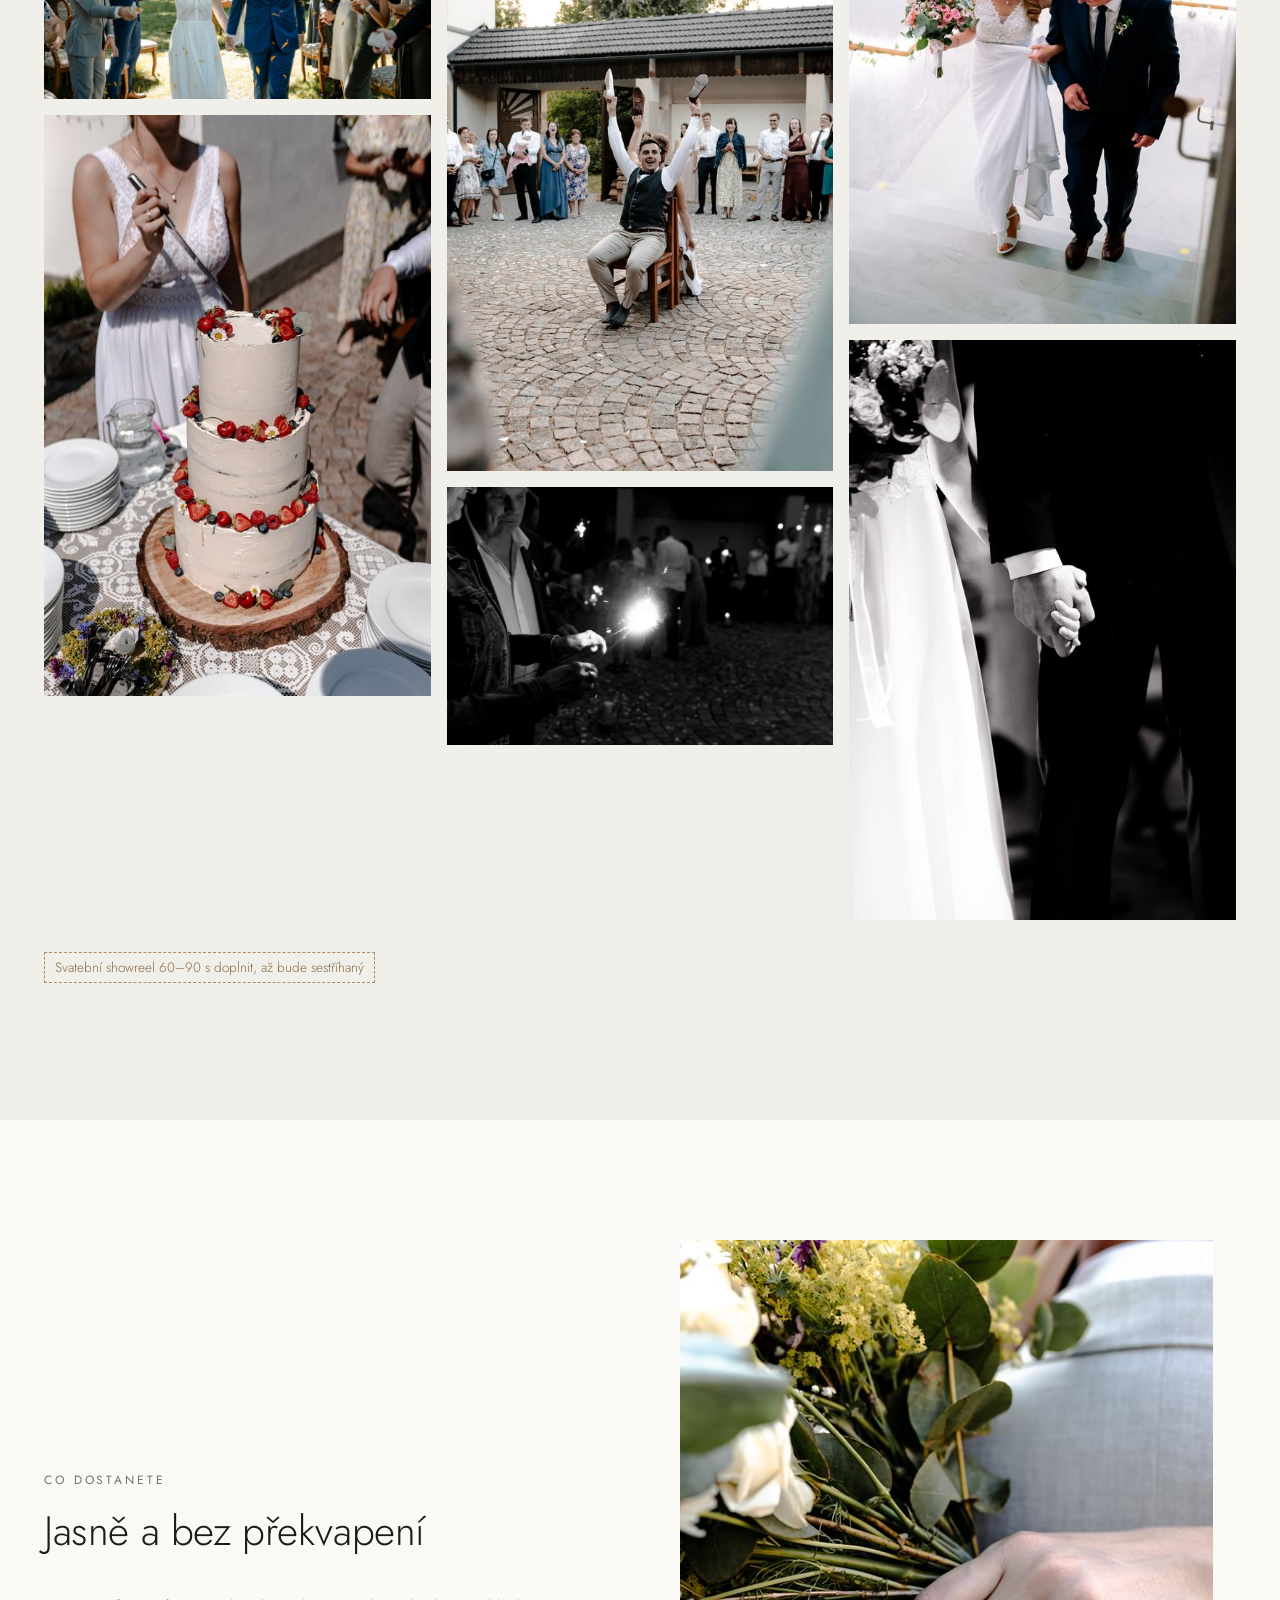
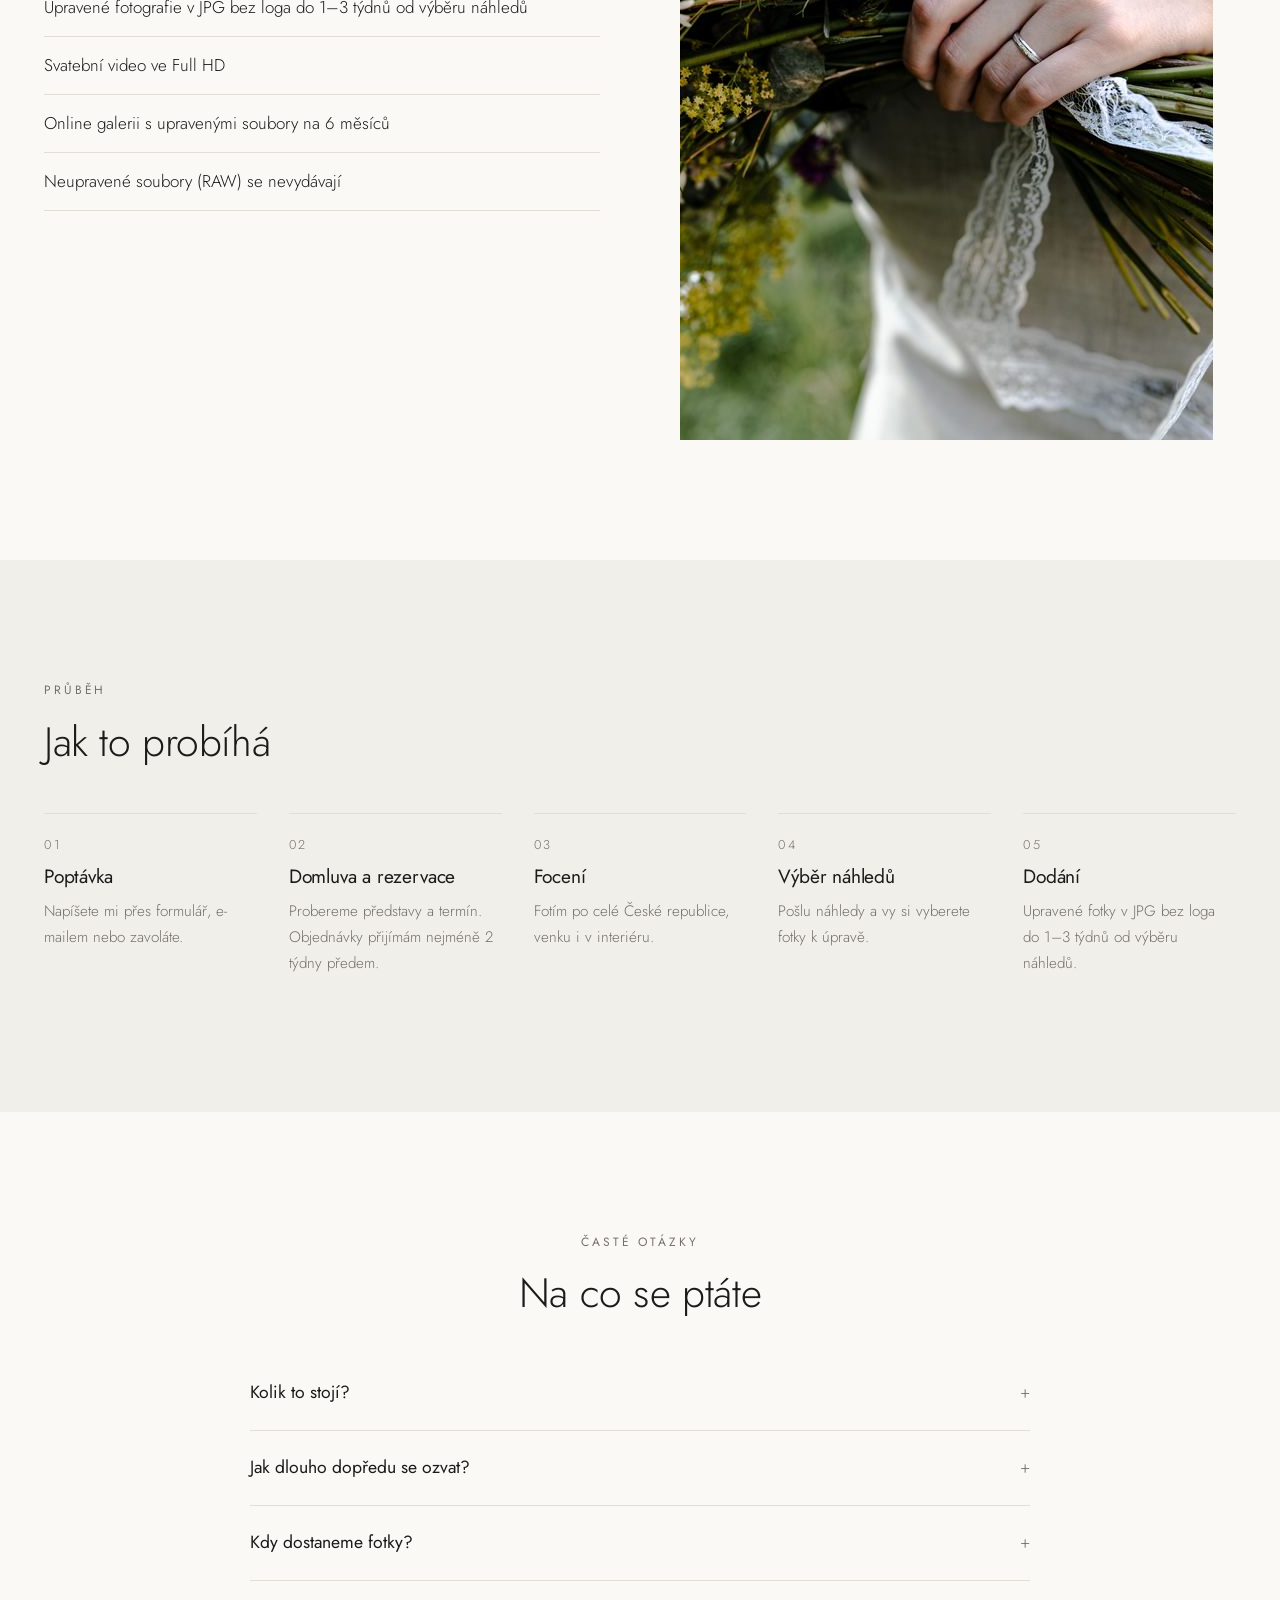
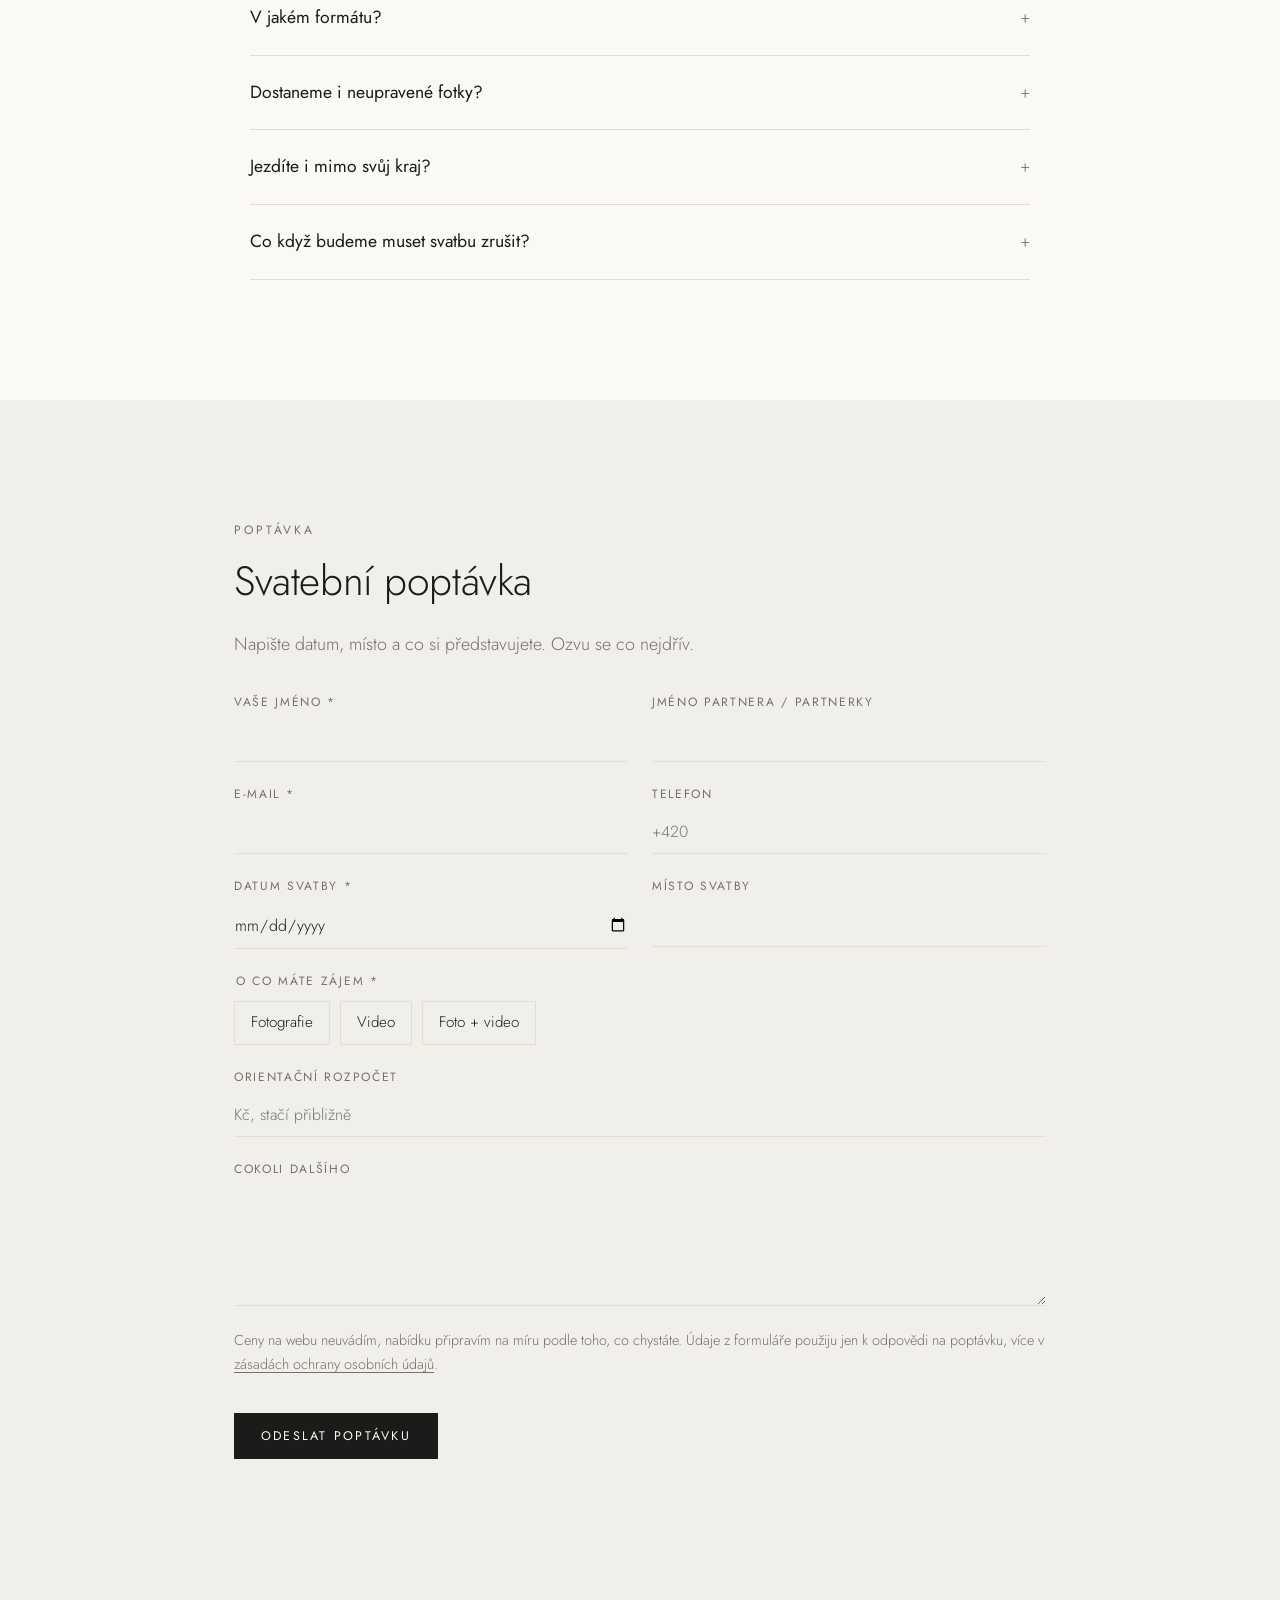
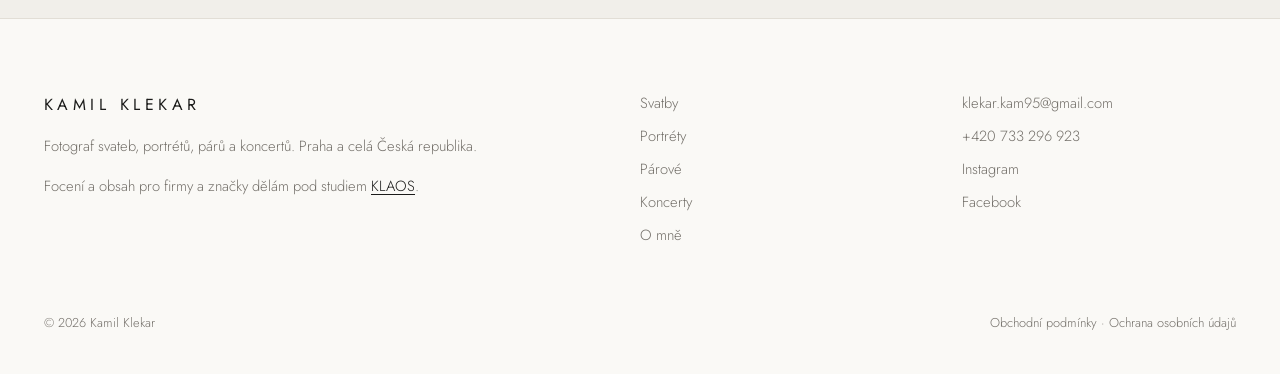
<file: svatby.html>
<!doctype html>
<html lang="cs">
<head>
<meta charset="utf-8">
<meta name="viewport" content="width=device-width, initial-scale=1">
<title>Svatební fotograf a kameraman | Kamil Klekar</title>
<meta name="description" content="Svatební fotografie a video po celé ČR. Upravené fotky v JPG do 1–3 týdnů od výběru náhledů, video ve Full HD. Poptejte svůj termín.">
<meta property="og:title" content="Svatební fotograf a kameraman | Kamil Klekar">
<meta property="og:description" content="Svatební fotografie a video po celé ČR. Upravené fotky v JPG do 1–3 týdnů od výběru náhledů, video ve Full HD. Poptejte svůj termín.">
<meta property="og:type" content="website">
<meta property="og:image" content="img/svatby/svatby-11.jpg">
<link rel="stylesheet" href="assets/fonts.css">
<link rel="stylesheet" href="assets/style.css">
<link rel="preload" as="image" href="img/svatby/svatby-11.jpg">
</head>
<body>
<a class="skip" href="#obsah">Přeskočit na obsah</a>
<header class="site-header">
  <div class="wrap nav">
    <a class="logo" href="index.html">Kamil Klekar</a>
    <button class="menu-btn" aria-expanded="false" aria-controls="menu">Menu</button>
    <ul id="menu">
<li><a href="index.html">Úvod</a></li>
<li><a href="svatby.html" aria-current="page">Svatby</a></li>
<li><a href="portrety.html">Portréty</a></li>
<li><a href="pary.html">Párové</a></li>
<li><a href="koncerty.html">Koncerty</a></li>
<li><a href="o-mne.html">O mně</a></li>
<li><a href="kontakt.html">Kontakt</a></li>
      <li><a class="btn small" href="kontakt.html">Poptat termín</a></li>
    </ul>
  </div>
</header>
<main id="obsah">
<section class="page-head">
  <div class="wrap"><div class="hero-text">
    <p class="eyebrow">Svatby</p>
    <h1>Váš den tak,<br>jak opravdu proběhl.</h1>
    <p class="lead">Fotím a natáčím svatby po celé České republice. Od příprav přes obřad až po večerní tanec.</p>
    <div class="actions"><a class="btn solid" href="#poptavka">Poptat svatební termín</a><a class="btn" href="#ukazky">Ukázky</a></div>
  </div></div>
  <div class="wrap wide"><img src="img/svatby/svatby-11.jpg" alt="" fetchpriority="high" style="object-position:center"></div>
</section>
<section>
  <div class="wrap">
    <p class="eyebrow">Co nabízím</p>
    <h2>Foto, video, nebo obojí</h2>
    <div class="cards">
      <div><h3>Fotografie</h3><p>Celý den od příprav po večer. Upravené fotky dostanete v online galerii.</p></div>
      <div><h3>Video</h3><p>Svatební video ve Full HD, které si rádi pustíte i za dvacet let.</p></div>
      <div><h3>Foto + video</h3><p>Obojí od jednoho člověka, s jedním pohledem na celý den.</p></div>
    </div>
    <p class="lead" style="margin-top:28px">Cenu na webu neuvádím. Napište mi orientační rozpočet a připravím nabídku na míru.</p>
  </div>
</section>
<section class="alt" id="ukazky">
  <div class="wrap">
    <p class="eyebrow">Ukázky</p>
    <h2>Ze svateb</h2>
    <div class="gallery">
<a href="img/svatby/svatby-01.jpg"><img src="img/svatby/svatby-01-sm.jpg" width="533" height="800" loading="lazy" decoding="async" alt="Místo obřadu v zahradě"></a>
<a href="img/svatby/svatby-02.jpg"><img src="img/svatby/svatby-02-sm.jpg" width="533" height="800" loading="lazy" decoding="async" alt="Slavnostní tabule s květinovou výzdobou"></a>
<a href="img/svatby/svatby-03.jpg"><img src="img/svatby/svatby-03-sm.jpg" width="800" height="533" loading="lazy" decoding="async" alt="Ženich se chystá s přáteli"></a>
<a href="img/svatby/svatby-04.jpg"><img src="img/svatby/svatby-04-sm.jpg" width="533" height="800" loading="lazy" decoding="async" alt="Prostřené stoly pod stromy"></a>
<a href="img/svatby/svatby-05.jpg"><img src="img/svatby/svatby-05-sm.jpg" width="533" height="800" loading="lazy" decoding="async" alt="Zapínání svatebních šatů"></a>
<a href="img/svatby/svatby-06.jpg"><img src="img/svatby/svatby-06-sm.jpg" width="533" height="800" loading="lazy" decoding="async" alt="Svatební šaty zavěšené ve dveřích"></a>
<a href="img/svatby/svatby-07.jpg"><img src="img/svatby/svatby-07-sm.jpg" width="533" height="800" loading="lazy" decoding="async" alt="Prstýnky v krabičce s květinami"></a>
<a href="img/svatby/svatby-08.jpg"><img src="img/svatby/svatby-08-sm.jpg" width="533" height="800" loading="lazy" decoding="async" alt="Ženich čeká na nevěstu"></a>
<a href="img/svatby/svatby-09.jpg"><img src="img/svatby/svatby-09-sm.jpg" width="533" height="800" loading="lazy" decoding="async" alt="Nevěsta přichází k obřadu"></a>
<a href="img/svatby/svatby-10.jpg"><img src="img/svatby/svatby-10-sm.jpg" width="800" height="533" loading="lazy" decoding="async" alt="Ženich s přítelem před obřadem"></a>
<a href="img/svatby/svatby-11.jpg"><img src="img/svatby/svatby-11-sm.jpg" width="800" height="533" loading="lazy" decoding="async" alt="Svatební obřad v zahradě"></a>
<a href="img/svatby/svatby-12.jpg"><img src="img/svatby/svatby-12-sm.jpg" width="800" height="533" loading="lazy" decoding="async" alt="Nevěsta v objetí s družičkou"></a>
<a href="img/svatby/svatby-13.jpg"><img src="img/svatby/svatby-13-sm.jpg" width="800" height="533" loading="lazy" decoding="async" alt="Novomanželé se drží za ruce"></a>
<a href="img/svatby/svatby-14.jpg"><img src="img/svatby/svatby-14-sm.jpg" width="533" height="800" loading="lazy" decoding="async" alt="Nevěsta s kyticí připíjí"></a>
<a href="img/svatby/svatby-15.jpg"><img src="img/svatby/svatby-15-sm.jpg" width="800" height="533" loading="lazy" decoding="async" alt="Hosté při obřadu"></a>
<a href="img/svatby/svatby-16.jpg"><img src="img/svatby/svatby-16-sm.jpg" width="800" height="533" loading="lazy" decoding="async" alt="Svatební obřad venku"></a>
<a href="img/svatby/svatby-17.jpg"><img src="img/svatby/svatby-17-sm.jpg" width="800" height="533" loading="lazy" decoding="async" alt="Gratulace nevěstě"></a>
<a href="img/svatby/svatby-18.jpg"><img src="img/svatby/svatby-18-sm.jpg" width="800" height="533" loading="lazy" decoding="async" alt="Novomanželé mezi hosty"></a>
<a href="img/svatby/svatby-19.jpg"><img src="img/svatby/svatby-19-sm.jpg" width="533" height="800" loading="lazy" decoding="async" alt="Krájení svatebního dortu"></a>
<a href="img/svatby/svatby-20.jpg"><img src="img/svatby/svatby-20-sm.jpg" width="800" height="533" loading="lazy" decoding="async" alt="Tanec na nádvoří"></a>
<a href="img/svatby/svatby-21.jpg"><img src="img/svatby/svatby-21-sm.jpg" width="800" height="533" loading="lazy" decoding="async" alt="Nevěsta mezi hosty"></a>
<a href="img/svatby/svatby-22.jpg"><img src="img/svatby/svatby-22-sm.jpg" width="533" height="800" loading="lazy" decoding="async" alt="Sladký bar"></a>
<a href="img/svatby/svatby-23.jpg"><img src="img/svatby/svatby-23-sm.jpg" width="533" height="800" loading="lazy" decoding="async" alt="Novomanželé v trávě při západu slunce"></a>
<a href="img/svatby/svatby-24.jpg"><img src="img/svatby/svatby-24-sm.jpg" width="533" height="800" loading="lazy" decoding="async" alt="Ruce novomanželů s prstýnky"></a>
<a href="img/svatby/svatby-25.jpg"><img src="img/svatby/svatby-25-sm.jpg" width="533" height="800" loading="lazy" decoding="async" alt="Novomanželé na louce"></a>
<a href="img/svatby/svatby-26.jpg"><img src="img/svatby/svatby-26-sm.jpg" width="533" height="800" loading="lazy" decoding="async" alt="Novomanželé u starého domu"></a>
<a href="img/svatby/svatby-27.jpg"><img src="img/svatby/svatby-27-sm.jpg" width="533" height="800" loading="lazy" decoding="async" alt="Detail kytice a prstýnku"></a>
<a href="img/svatby/svatby-28.jpg"><img src="img/svatby/svatby-28-sm.jpg" width="533" height="800" loading="lazy" decoding="async" alt="Novomanželé v zahradě"></a>
<a href="img/svatby/svatby-29.jpg"><img src="img/svatby/svatby-29-sm.jpg" width="533" height="800" loading="lazy" decoding="async" alt="Objetí novomanželů ve zlatém světle"></a>
<a href="img/svatby/svatby-30.jpg"><img src="img/svatby/svatby-30-sm.jpg" width="800" height="533" loading="lazy" decoding="async" alt="Přípitek novomanželů u roubenky"></a>
<a href="img/svatby/svatby-31.jpg"><img src="img/svatby/svatby-31-sm.jpg" width="800" height="533" loading="lazy" decoding="async" alt="Ruce novomanželů, černobílá fotografie"></a>
<a href="img/svatby/svatby-32.jpg"><img src="img/svatby/svatby-32-sm.jpg" width="533" height="800" loading="lazy" decoding="async" alt="Novomanželé pod závojem"></a>
<a href="img/svatby/svatby-33.jpg"><img src="img/svatby/svatby-33-sm.jpg" width="800" height="533" loading="lazy" decoding="async" alt="Ženich s přáteli"></a>
<a href="img/svatby/svatby-34.jpg"><img src="img/svatby/svatby-34-sm.jpg" width="533" height="800" loading="lazy" decoding="async" alt="Ženich s podvazkem"></a>
<a href="img/svatby/svatby-35.jpg"><img src="img/svatby/svatby-35-sm.jpg" width="800" height="533" loading="lazy" decoding="async" alt="Svatební hostina"></a>
<a href="img/svatby/svatby-36.jpg"><img src="img/svatby/svatby-36-sm.jpg" width="533" height="800" loading="lazy" decoding="async" alt="Svatební hry na nádvoří"></a>
<a href="img/svatby/svatby-37.jpg"><img src="img/svatby/svatby-37-sm.jpg" width="800" height="533" loading="lazy" decoding="async" alt="Prskavky večer"></a>
<a href="img/svatby/svatby-38.jpg"><img src="img/svatby/svatby-38-sm.jpg" width="800" height="533" loading="lazy" decoding="async" alt="Večerní tanec s prskavkami"></a>
<a href="img/svatby/svatby-39.jpg"><img src="img/svatby/svatby-39-sm.jpg" width="800" height="533" loading="lazy" decoding="async" alt="Tanec s babičkou"></a>
<a href="img/svatby/svatby-40.jpg"><img src="img/svatby/svatby-40-sm.jpg" width="800" height="533" loading="lazy" decoding="async" alt="Tanec nevěsty s otcem"></a>
<a href="img/svatby/svatby-41.jpg"><img src="img/svatby/svatby-41-sm.jpg" width="800" height="533" loading="lazy" decoding="async" alt="Oslava s hosty"></a>
<a href="img/svatby/svatby-42.jpg"><img src="img/svatby/svatby-42-sm.jpg" width="533" height="800" loading="lazy" decoding="async" alt="Hosté ve večerním slunci"></a>
<a href="img/svatby/svatby-43.jpg"><img src="img/svatby/svatby-43-sm.jpg" width="800" height="533" loading="lazy" decoding="async" alt="Večerní zábava v sále"></a>
<a href="img/svatby/svatby-44.jpg"><img src="img/svatby/svatby-44-sm.jpg" width="800" height="533" loading="lazy" decoding="async" alt="Prskavky, černobílá fotografie"></a>
<a href="img/svatby/svatby-45.jpg"><img src="img/svatby/svatby-45-sm.jpg" width="533" height="800" loading="lazy" decoding="async" alt="Novomanželé u veterána"></a>
<a href="img/svatby/svatby-46.jpg"><img src="img/svatby/svatby-46-sm.jpg" width="533" height="800" loading="lazy" decoding="async" alt="Svatební auto"></a>
<a href="img/svatby/svatby-47.jpg"><img src="img/svatby/svatby-47-sm.jpg" width="533" height="800" loading="lazy" decoding="async" alt="Novomanželé na procházce"></a>
<a href="img/svatby/svatby-48.jpg"><img src="img/svatby/svatby-48-sm.jpg" width="533" height="800" loading="lazy" decoding="async" alt="Novomanželé u zámku"></a>
<a href="img/svatby/svatby-49.jpg"><img src="img/svatby/svatby-49-sm.jpg" width="800" height="533" loading="lazy" decoding="async" alt="Večerní zábava"></a>
<a href="img/svatby/svatby-50.jpg"><img src="img/svatby/svatby-50-sm.jpg" width="800" height="533" loading="lazy" decoding="async" alt="První tanec"></a>
<a href="img/svatby/svatby-51.jpg"><img src="img/svatby/svatby-51-sm.jpg" width="533" height="800" loading="lazy" decoding="async" alt="Ženich si zapíná košili"></a>
<a href="img/svatby/svatby-52.jpg"><img src="img/svatby/svatby-52-sm.jpg" width="800" height="533" loading="lazy" decoding="async" alt="Svatební hry v sále"></a>
<a href="img/svatby/svatby-53.jpg"><img src="img/svatby/svatby-53-sm.jpg" width="800" height="533" loading="lazy" decoding="async" alt="Hra se stuhami"></a>
<a href="img/svatby/svatby-54.jpg"><img src="img/svatby/svatby-54-sm.jpg" width="800" height="533" loading="lazy" decoding="async" alt="Večerní tanec, černobílá fotografie"></a>
<a href="img/svatby/svatby-55.jpg"><img src="img/svatby/svatby-55-sm.jpg" width="800" height="533" loading="lazy" decoding="async" alt="Tanec s hosty"></a>
<a href="img/svatby/svatby-56.jpg"><img src="img/svatby/svatby-56-sm.jpg" width="533" height="800" loading="lazy" decoding="async" alt="Novomanželé v noci pod lampou"></a>
<a href="img/svatby/svatby-57.jpg"><img src="img/svatby/svatby-57-sm.jpg" width="533" height="800" loading="lazy" decoding="async" alt="Novomanželé na schodech"></a>
<a href="img/svatby/svatby-58.jpg"><img src="img/svatby/svatby-58-sm.jpg" width="533" height="800" loading="lazy" decoding="async" alt="Detail šatů a rukou"></a>
</div>
    <p style="margin-top:32px"><span class="todo">Svatební showreel 60–90 s doplnit, až bude sestříhaný</span></p>
  </div>
</section>
<section>
  <div class="wrap split">
    <div>
      <p class="eyebrow">Co dostanete</p>
      <h2>Jasně a bez překvapení</h2>
      <ul class="checks">
        <li>Upravené fotografie v JPG bez loga do 1–3 týdnů od výběru náhledů</li>
        <li>Svatební video ve Full HD</li>
        <li>Online galerii s upravenými soubory na 6 měsíců</li>
        <li>Neupravené soubory (RAW) se nevydávají</li>
      </ul>
    </div>
    <img src="img/svatby/svatby-27-sm.jpg" alt="Detail kytice a prstýnku" loading="lazy">
  </div>
</section>
<section class="alt">
  <div class="wrap">
    <p class="eyebrow">Průběh</p>
    <h2>Jak to probíhá</h2>
    <ol class="steps">
  <li><h3>Poptávka</h3><p>Napíšete mi přes formulář, e-mailem nebo zavoláte.</p></li>
  <li><h3>Domluva a rezervace</h3><p>Probereme představy a termín. Objednávky přijímám nejméně 2 týdny předem.</p></li>
  <li><h3>Focení</h3><p>Fotím po celé České republice, venku i v interiéru.</p></li>
  <li><h3>Výběr náhledů</h3><p>Pošlu náhledy a vy si vyberete fotky k úpravě.</p></li>
  <li><h3>Dodání</h3><p>Upravené fotky v JPG bez loga do 1–3 týdnů od výběru náhledů.</p></li>
</ol>
  </div>
</section>
<section>
  <div class="wrap">
    <p class="eyebrow center">Časté otázky</p>
    <h2 class="center">Na co se ptáte</h2>
    <div class="faq">
      <details><summary>Kolik to stojí?</summary><p>Záleží na rozsahu (foto, video, nebo obojí) a délce dne. Napište mi orientační rozpočet a pošlu nabídku na míru.</p></details>
      <details><summary>Jak dlouho dopředu se ozvat?</summary><p>Objednávky přijímám nejméně 2 týdny předem. Svatební sezóna se ale plní rychle, takže čím dřív, tím líp.</p></details>
      <details><summary>Kdy dostaneme fotky?</summary><p>Upravené fotky do 1–3 týdnů od výběru náhledů.</p></details>
      <details><summary>V jakém formátu?</summary><p>Fotky v JPG bez loga, video ve Full HD. Upravené soubory jsou 6 měsíců v online galerii.</p></details>
      <details><summary>Dostaneme i neupravené fotky?</summary><p>Ne, neupravené soubory (RAW) nevydávám.</p></details>
      <details><summary>Jezdíte i mimo svůj kraj?</summary><p>Ano, fotím po celé České republice.</p></details>
      <details><summary>Co když budeme muset svatbu zrušit?</summary><p>Podmínky zrušení najdete v <a href="obchodni-podminky.html">obchodních podmínkách</a>.</p></details>
    </div>
  </div>
</section>
<section class="alt" id="poptavka">
  <div class="wrap" style="max-width:860px">
    <p class="eyebrow">Poptávka</p>
    <h2>Svatební poptávka</h2>
    <p class="lead">Napište datum, místo a co si představujete. Ozvu se co nejdřív.</p>
    <form class="inquiry" novalidate>
  <input type="hidden" name="typ" value="Svatba" data-label="Typ">
  <div class="field"><label for="f-jmeno">Vaše jméno *</label><input id="f-jmeno" name="jmeno" data-label="Jméno" required autocomplete="name"></div>
  <div class="field"><label for="f-partner">Jméno partnera / partnerky</label><input id="f-partner" name="partner" data-label="Partner/ka"></div>
  <div class="field"><label for="f-email">E-mail *</label><input id="f-email" type="email" name="email" data-label="E-mail" required autocomplete="email"></div>
  <div class="field"><label for="f-tel">Telefon</label><input id="f-tel" type="tel" name="telefon" data-label="Telefon" autocomplete="tel" placeholder="+420"></div>
  <div class="field"><label for="f-datum">Datum svatby *</label><input id="f-datum" type="date" name="datum" data-label="Datum svatby" required></div>
  <div class="field"><label for="f-misto">Místo svatby</label><input id="f-misto" name="misto" data-label="Místo"></div>
  <fieldset class="field full"><legend>O co máte zájem *</legend><div class="radios">
    <label><input type="radio" name="zajem" value="Fotografie" data-label="Zájem" required> Fotografie</label>
    <label><input type="radio" name="zajem" value="Video" data-label="Zájem"> Video</label>
    <label><input type="radio" name="zajem" value="Foto + video" data-label="Zájem"> Foto + video</label>
  </div></fieldset>
  <div class="field full"><label for="f-rozpocet">Orientační rozpočet</label><input id="f-rozpocet" name="rozpocet" data-label="Rozpočet" placeholder="Kč, stačí přibližně"></div>
  <div class="field full"><label for="f-zprava">Cokoli dalšího</label><textarea id="f-zprava" name="zprava" data-label="Zpráva"></textarea></div>
  <p class="form-note">Ceny na webu neuvádím, nabídku připravím na míru podle toho, co chystáte. Údaje z formuláře použiju jen k odpovědi na poptávku, více v <a href="ochrana-osobnich-udaju.html">zásadách ochrany osobních údajů</a>.</p>
  <div><button class="btn solid" type="submit">Odeslat poptávku</button></div>
  <p class="form-status" role="status" aria-live="polite"></p>
</form>
  </div>
</section>

</main>
<footer>
  <div class="wrap">
    <div class="foot">
      <div>
        <a class="logo" href="index.html">Kamil Klekar</a>
        <p>Fotograf svateb, portrétů, párů a koncertů. Praha a celá Česká republika.</p>
        <p class="klaos">Focení a obsah pro firmy a značky dělám pod studiem <a href="https://klaos.cz" rel="noopener">KLAOS</a>.</p>
      </div>
      <ul>
        <li><a href="svatby.html">Svatby</a></li>
        <li><a href="portrety.html">Portréty</a></li>
        <li><a href="pary.html">Párové</a></li>
        <li><a href="koncerty.html">Koncerty</a></li>
        <li><a href="o-mne.html">O mně</a></li>
      </ul>
      <ul>
        <li><a href="mailto:klekar.kam95@gmail.com">klekar.kam95@gmail.com</a></li>
        <li><a href="tel:+420733296923">+420 733 296 923</a></li>
        <li><a href="https://www.instagram.com/klekark/" rel="noopener">Instagram</a></li>
        <li><a href="https://www.facebook.com/kklekar" rel="noopener">Facebook</a></li>
      </ul>
    </div>
    <div class="legal">
      <span>© 2026 Kamil Klekar</span>
      <span><a href="obchodni-podminky.html">Obchodní podmínky</a> · <a href="ochrana-osobnich-udaju.html">Ochrana osobních údajů</a></span>
    </div>
  </div>
</footer>
<script src="assets/site.js" defer></script>
</body>
</html>
</file>
<file: assets/fonts.css>
@font-face {
  font-family: 'Jost';
  font-style: normal;
  font-display: swap;
  font-weight: 300;
  src: url(fonts/jost-latin-ext-300-normal.woff2) format('woff2');
  unicode-range: U+0100-02AF,U+0304,U+0308,U+0329,U+1E00-1E9F,U+1EF2-1EFF,U+2020,U+20A0-20AB,U+20AD-20C0,U+2113,U+2C60-2C7F,U+A720-A7FF;
}
@font-face {
  font-family: 'Jost';
  font-style: normal;
  font-display: swap;
  font-weight: 300;
  src: url(fonts/jost-latin-300-normal.woff2) format('woff2');
  unicode-range: U+0000-00FF,U+0131,U+0152-0153,U+02BB-02BC,U+02C6,U+02DA,U+02DC,U+0304,U+0308,U+0329,U+2000-206F,U+2074,U+20AC,U+2122,U+2191,U+2193,U+2212,U+2215,U+FEFF,U+FFFD;
}
@font-face {
  font-family: 'Jost';
  font-style: normal;
  font-display: swap;
  font-weight: 400;
  src: url(fonts/jost-latin-ext-400-normal.woff2) format('woff2');
  unicode-range: U+0100-02AF,U+0304,U+0308,U+0329,U+1E00-1E9F,U+1EF2-1EFF,U+2020,U+20A0-20AB,U+20AD-20C0,U+2113,U+2C60-2C7F,U+A720-A7FF;
}
@font-face {
  font-family: 'Jost';
  font-style: normal;
  font-display: swap;
  font-weight: 400;
  src: url(fonts/jost-latin-400-normal.woff2) format('woff2');
  unicode-range: U+0000-00FF,U+0131,U+0152-0153,U+02BB-02BC,U+02C6,U+02DA,U+02DC,U+0304,U+0308,U+0329,U+2000-206F,U+2074,U+20AC,U+2122,U+2191,U+2193,U+2212,U+2215,U+FEFF,U+FFFD;
}
@font-face {
  font-family: 'Jost';
  font-style: normal;
  font-display: swap;
  font-weight: 500;
  src: url(fonts/jost-latin-ext-500-normal.woff2) format('woff2');
  unicode-range: U+0100-02AF,U+0304,U+0308,U+0329,U+1E00-1E9F,U+1EF2-1EFF,U+2020,U+20A0-20AB,U+20AD-20C0,U+2113,U+2C60-2C7F,U+A720-A7FF;
}
@font-face {
  font-family: 'Jost';
  font-style: normal;
  font-display: swap;
  font-weight: 500;
  src: url(fonts/jost-latin-500-normal.woff2) format('woff2');
  unicode-range: U+0000-00FF,U+0131,U+0152-0153,U+02BB-02BC,U+02C6,U+02DA,U+02DC,U+0304,U+0308,U+0329,U+2000-206F,U+2074,U+20AC,U+2122,U+2191,U+2193,U+2212,U+2215,U+FEFF,U+FFFD;
}
</file>
<file: assets/style.css>
:root {
  --bg: #faf9f6;
  --bg-2: #f1efea;
  --line: #e2ded6;
  --text: #1b1b1a;
  --muted: #74706a;
  --font: "Jost", system-ui, -apple-system, "Segoe UI", sans-serif;
  --wrap: 1240px;
  --head: 76px;
}
* { box-sizing: border-box; }
html { scroll-behavior: smooth; }
body { margin: 0; padding-top: var(--head); background: var(--bg); color: var(--text); font: 300 17px/1.7 var(--font); -webkit-font-smoothing: antialiased; }
img { display: block; max-width: 100%; height: auto; }
a { color: inherit; text-underline-offset: 3px; text-decoration-thickness: 1px; }
h1, h2, h3 { font-weight: 300; line-height: 1.15; margin: 0 0 .6em; letter-spacing: -.01em; }
h1 { font-size: clamp(2.4rem, 5vw, 4.2rem); }
h2 { font-size: clamp(1.8rem, 3.2vw, 2.6rem); }
h3 { font-size: 1.2rem; font-weight: 400; }
p { margin: 0 0 1em; }
.wrap { max-width: var(--wrap); margin: 0 auto; padding: 0 24px; }
.eyebrow { font-size: .75rem; font-weight: 400; letter-spacing: .24em; text-transform: uppercase; color: var(--muted); margin-bottom: 1.4em; }
.lead { font-size: 1.12rem; color: var(--muted); max-width: 36em; }
.skip { position: absolute; left: -9999px; }
.skip:focus { left: 16px; top: 16px; z-index: 100; background: var(--text); color: var(--bg); padding: 8px 12px; }

/* hlavička */
.site-header { position: fixed; inset: 0 0 auto 0; z-index: 50; background: rgba(250,249,246,.94); backdrop-filter: blur(8px); transition: box-shadow .3s; }
.site-header.solid { box-shadow: 0 1px 0 var(--line); }
.nav { display: flex; align-items: center; justify-content: space-between; height: var(--head); }
.logo { font-size: 1rem; font-weight: 400; letter-spacing: .28em; text-transform: uppercase; text-decoration: none; }
.nav ul { list-style: none; display: flex; gap: 30px; margin: 0; padding: 0; align-items: center; }
.nav a { text-decoration: none; font-size: .9rem; font-weight: 400; color: var(--muted); transition: color .2s; }
.nav a:hover, .nav a[aria-current="page"] { color: var(--text); }
.nav a.btn { color: var(--text); }
.nav a.btn:hover { color: var(--bg); }
.menu-btn { display: none; background: none; border: 0; color: var(--text); font: 400 .8rem var(--font); letter-spacing: .2em; text-transform: uppercase; cursor: pointer; }
@media (max-width: 920px) {
  .menu-btn { display: block; }
  .nav ul { display: none; position: absolute; top: var(--head); left: 0; right: 0; flex-direction: column; gap: 0; background: var(--bg); padding: 12px 0 28px; border-bottom: 1px solid var(--line); }
  .site-header.open .nav ul { display: flex; }
  .nav li { width: 100%; text-align: center; }
  .nav ul a { display: inline-block; padding: 12px; font-size: 1.05rem; }
}

/* tlačítka */
.btn { display: inline-block; padding: 13px 26px; border: 1px solid var(--text); text-decoration: none; font: 400 .78rem var(--font); letter-spacing: .18em; text-transform: uppercase; transition: background .2s, color .2s; cursor: pointer; background: none; color: var(--text); }
.btn:hover { background: var(--text); color: var(--bg); }
.btn.solid { background: var(--text); color: var(--bg); }
.btn.solid:hover { background: transparent; color: var(--text); }
.btn.small { padding: 9px 16px; font-size: .7rem; }
.actions { display: flex; flex-wrap: wrap; gap: 12px; margin-top: 32px; }

/* úvod: text vedle fotky */
.hero-split { display: grid; grid-template-columns: 1fr 1fr; min-height: calc(100svh - var(--head)); padding: 0; }
.hero-split .hero-text { align-self: center; padding: 60px 64px 60px max(24px, calc((100vw - var(--wrap)) / 2 + 24px)); }
.hero-img { position: relative; }
.hero-img img { position: absolute; inset: 0; width: 100%; height: 100%; object-fit: cover; }
@media (max-width: 860px) {
  .hero-split { grid-template-columns: 1fr; min-height: 0; }
  .hero-split .hero-text { padding: 48px 24px 40px; }
  .hero-img { aspect-ratio: 4/5; }
}

/* podstránky: nadpis a pod ním široká fotka */
.page-head { padding: 72px 0 0; }
.page-head .hero-text { max-width: 760px; margin-bottom: 56px; }
.page-head .wide img { width: 100%; aspect-ratio: 21/9; object-fit: cover; }
@media (max-width: 700px) { .page-head { padding-top: 44px; } .page-head .wide img { aspect-ratio: 4/3; } }

/* sekce */
section { padding: 120px 0; }
.alt { background: var(--bg-2); }
.center { text-align: center; }
.center .lead { margin-left: auto; margin-right: auto; }
.split { display: grid; grid-template-columns: 1fr 1fr; gap: 80px; align-items: center; }
@media (max-width: 860px) { .split { grid-template-columns: 1fr; gap: 40px; } section { padding: 80px 0; } }
.portrait { width: 100%; max-width: 440px; aspect-ratio: 1; object-fit: cover; }

/* dlaždice */
.tiles { display: grid; grid-template-columns: repeat(4, 1fr); gap: 16px; margin-top: 48px; }
.tile { display: block; text-decoration: none; }
.tile img { width: 100%; aspect-ratio: 3/4; object-fit: cover; transition: opacity .3s; }
.tile:hover img { opacity: .85; }
.tile span { display: block; margin-top: 14px; font-size: .8rem; font-weight: 400; letter-spacing: .2em; text-transform: uppercase; }
@media (max-width: 860px) { .tiles { grid-template-columns: repeat(2, 1fr); } }

/* galerie */
.gallery { columns: 3 300px; column-gap: 16px; margin-top: 40px; }
.gallery a { display: block; margin-bottom: 16px; break-inside: avoid; cursor: zoom-in; }
.gallery img { width: 100%; }
.lightbox { position: fixed; inset: 0; background: rgba(250,249,246,.98); z-index: 200; display: none; align-items: center; justify-content: center; }
.lightbox.on { display: flex; }
.lightbox img { max-width: 92vw; max-height: 88vh; width: auto; height: auto; }
.lightbox button { position: absolute; background: none; border: 0; color: var(--text); font: 300 2.2rem var(--font); cursor: pointer; padding: 16px; }
.lb-close { top: 8px; right: 12px; } .lb-prev { left: 8px; top: 50%; transform: translateY(-50%); } .lb-next { right: 8px; top: 50%; transform: translateY(-50%); }

/* seznamy, kroky, FAQ */
.cards { display: grid; grid-template-columns: repeat(3, 1fr); gap: 48px; margin-top: 48px; }
.cards:has(> div:nth-child(4)) { grid-template-columns: repeat(4, 1fr); }
.cards > div { border-top: 1px solid var(--line); padding-top: 24px; }
.cards p { color: var(--muted); margin: 0; }
.cards h3 a { text-decoration: none; }
@media (max-width: 860px) { .cards, .cards:has(> div:nth-child(4)) { grid-template-columns: 1fr; gap: 32px; } }
.steps { list-style: none; counter-reset: s; padding: 0; margin: 48px 0 0; display: grid; grid-template-columns: repeat(5, 1fr); gap: 32px; }
.steps li { counter-increment: s; border-top: 1px solid var(--line); padding-top: 20px; }
.steps li::before { content: "0" counter(s); font-size: .8rem; letter-spacing: .2em; color: var(--muted); display: block; margin-bottom: 10px; }
.steps p { color: var(--muted); font-size: .95rem; }
@media (max-width: 960px) { .steps { grid-template-columns: 1fr 1fr; } }
@media (max-width: 560px) { .steps { grid-template-columns: 1fr; } }
.checks { list-style: none; padding: 0; margin: 0; }
.checks li { padding: 14px 0; border-bottom: 1px solid var(--line); }
details { border-bottom: 1px solid var(--line); padding: 22px 0; }
details summary { cursor: pointer; font-size: 1.1rem; font-weight: 400; list-style: none; }
details summary::-webkit-details-marker { display: none; }
details summary::after { content: "+"; float: right; color: var(--muted); font-weight: 300; }
details[open] summary::after { content: "–"; }
details p { color: var(--muted); margin: 12px 0 0; }
.faq { max-width: 780px; margin: 40px auto 0; }
.todo { border: 1px dashed #b08a5a; color: #8a6a43; padding: 3px 10px; font-size: .85rem; display: inline-block; }

/* formuláře */
form.inquiry { display: grid; grid-template-columns: 1fr 1fr; gap: 22px 24px; margin-top: 32px; }
.field { display: flex; flex-direction: column; gap: 6px; }
.field.full { grid-column: 1 / -1; }
label, legend { font-size: .75rem; font-weight: 400; letter-spacing: .14em; text-transform: uppercase; color: var(--muted); }
input, select, textarea { background: transparent; border: 0; border-bottom: 1px solid var(--line); color: var(--text); font: 300 1rem var(--font); padding: 10px 0; border-radius: 0; }
input:focus, select:focus, textarea:focus { outline: none; border-bottom-color: var(--text); }
textarea { min-height: 120px; resize: vertical; }
fieldset { border: 0; padding: 0; margin: 0; }
.radios { display: flex; flex-wrap: wrap; gap: 10px; margin-top: 10px; }
.radios label { text-transform: none; letter-spacing: 0; font-size: .95rem; font-weight: 300; color: var(--text); border: 1px solid var(--line); padding: 8px 16px; cursor: pointer; }
.radios input { position: absolute; opacity: 0; }
.radios label:has(input:checked) { border-color: var(--text); background: var(--text); color: var(--bg); }
.form-note { grid-column: 1 / -1; color: var(--muted); font-size: .9rem; }
.form-status { grid-column: 1 / -1; }
@media (max-width: 700px) { form.inquiry { grid-template-columns: 1fr; } }

/* recenze (skryté, dokud žádná není) */
.reviews:not(:has(blockquote)) { display: none; }

/* patička */
footer { border-top: 1px solid var(--line); padding: 72px 0 40px; color: var(--muted); font-size: .92rem; }
.foot { display: grid; grid-template-columns: 2fr 1fr 1fr; gap: 48px; }
footer .logo { color: var(--text); display: inline-block; margin-bottom: 16px; }
footer ul { list-style: none; padding: 0; margin: 0; }
footer li { margin-bottom: 8px; }
footer a { text-decoration: none; }
footer a:hover { color: var(--text); }
footer .klaos a { color: var(--text); text-decoration: underline; }
.legal { margin-top: 56px; display: flex; justify-content: space-between; flex-wrap: wrap; gap: 12px; font-size: .8rem; }
@media (max-width: 760px) { .foot { grid-template-columns: 1fr; gap: 28px; } }

/* právní texty */
.legal-text h2 { font-size: 1.35rem; font-weight: 400; margin-top: 2.2em; }
.legal-text p, .legal-text li { color: #3d3b38; }
.legal-text ul.checks { margin: 0 0 1em; }
.form-sample { border: 1px solid var(--line); padding: 24px 28px; margin-top: 16px; }
</file>
